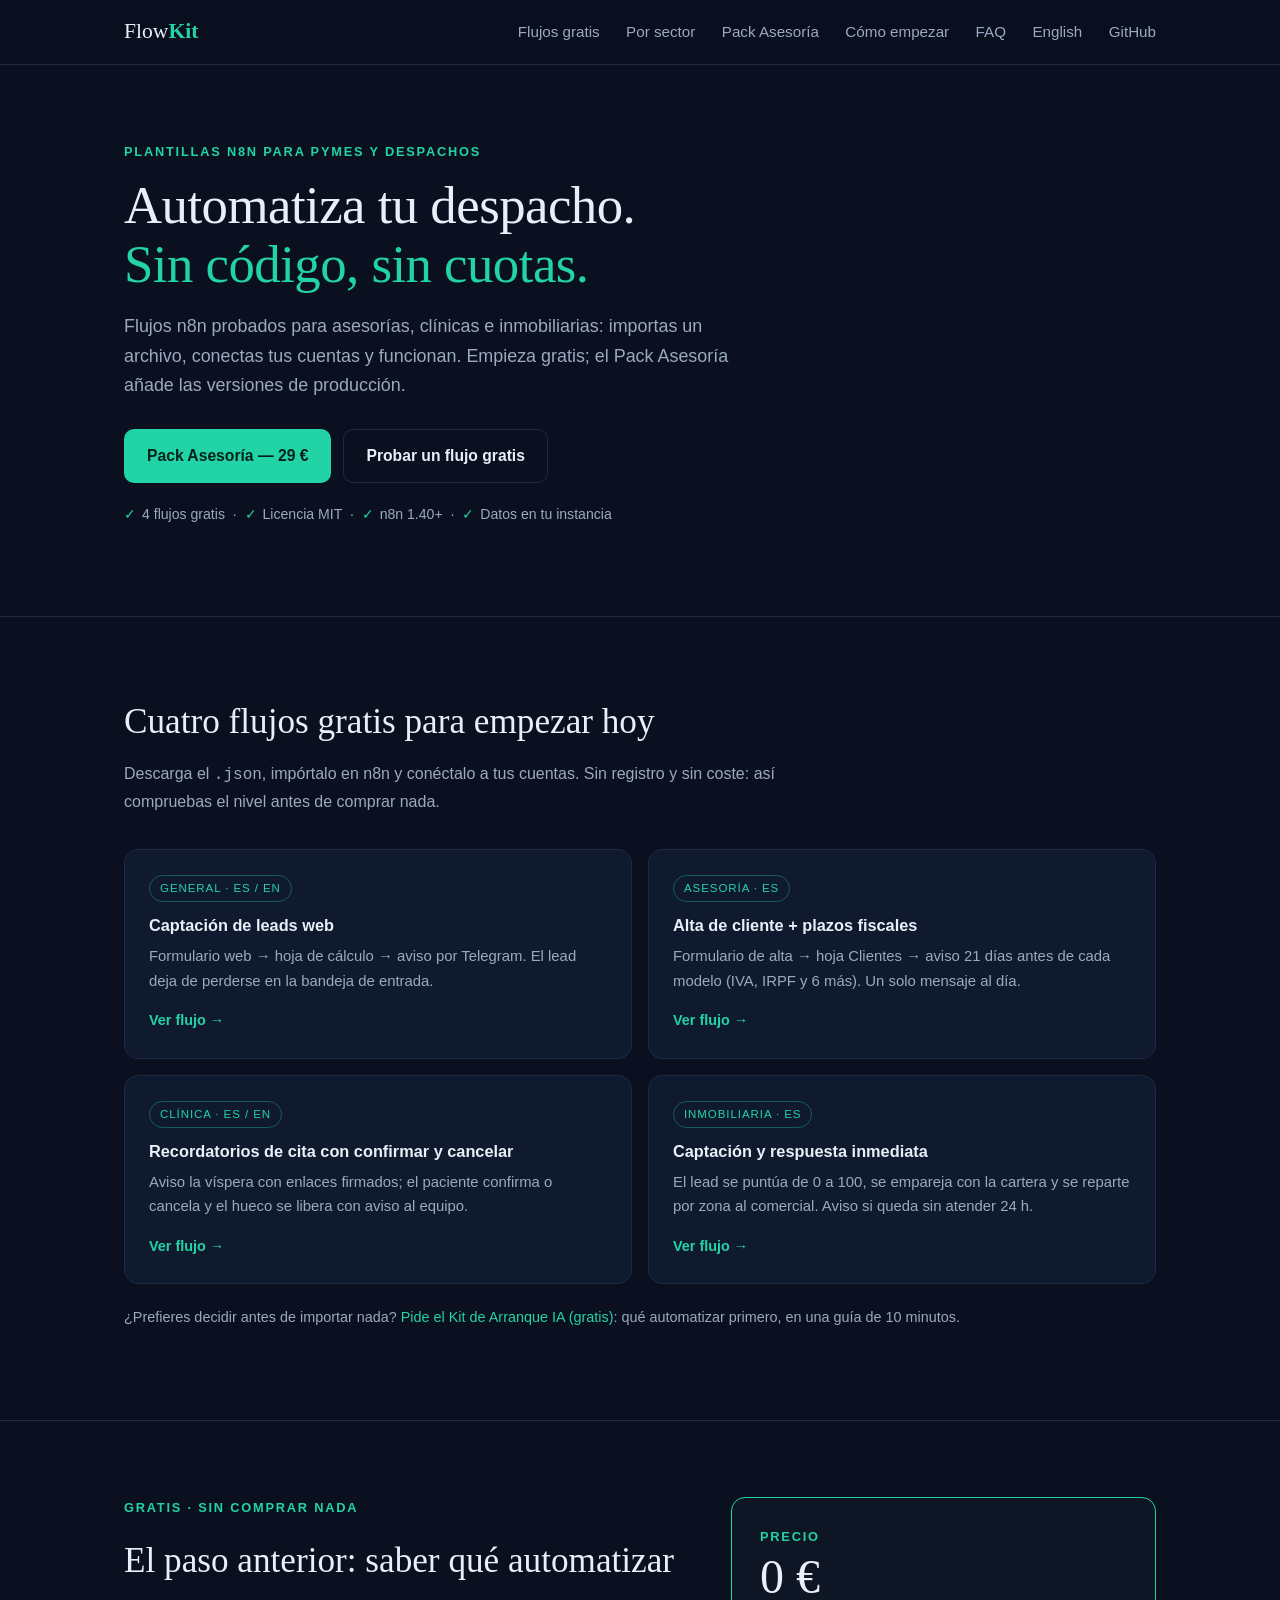
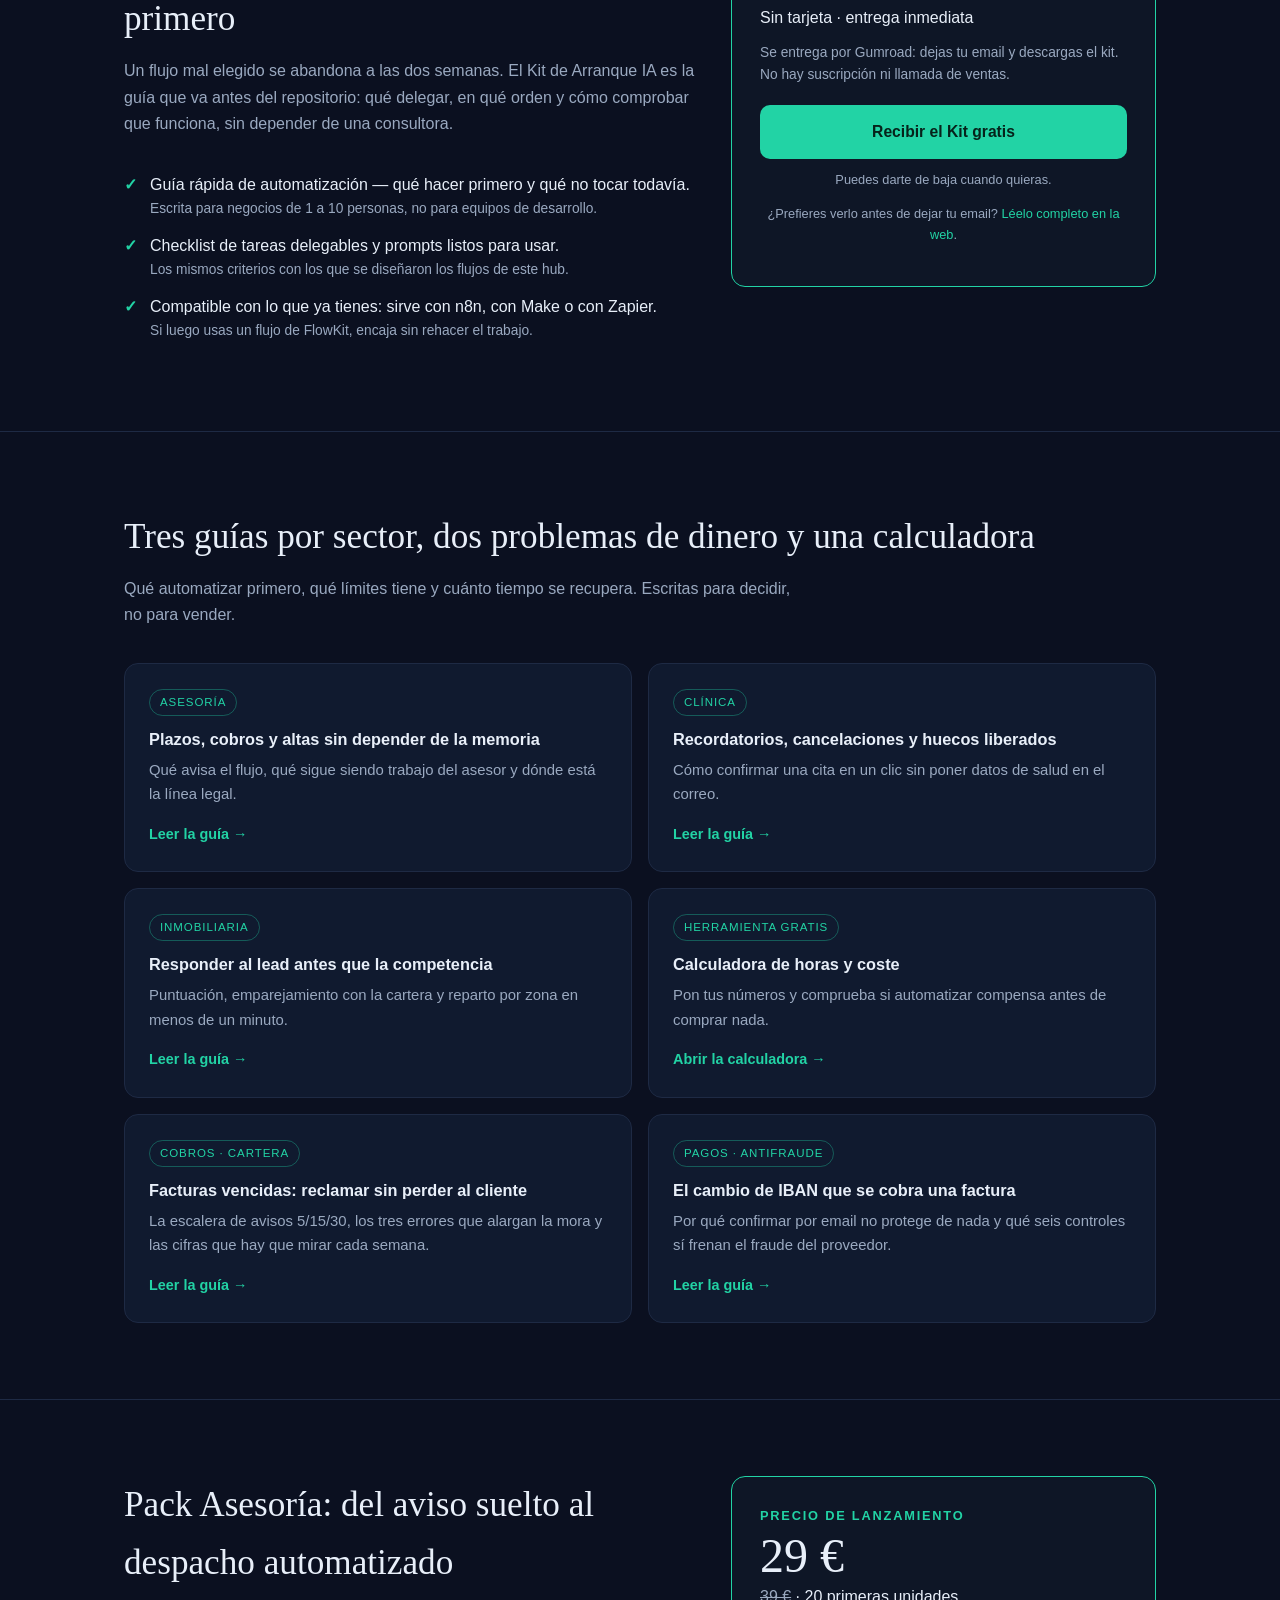
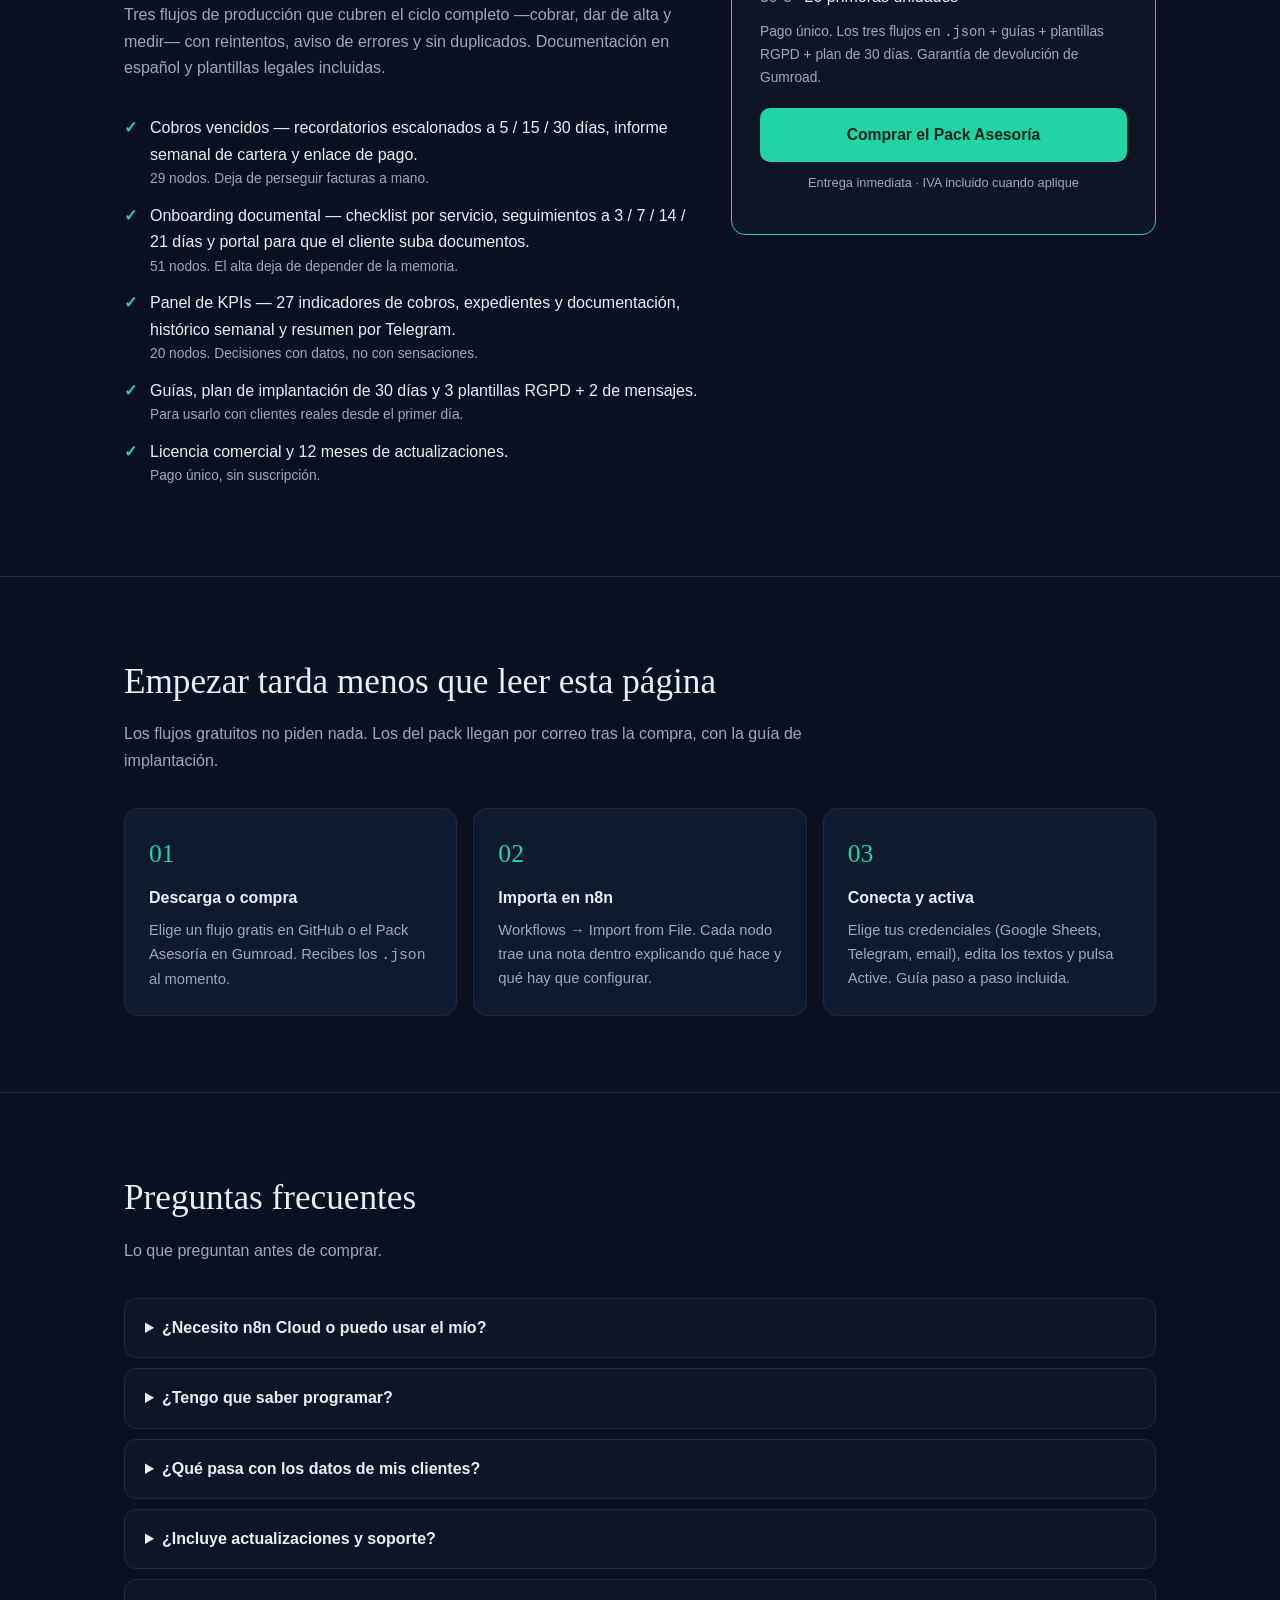
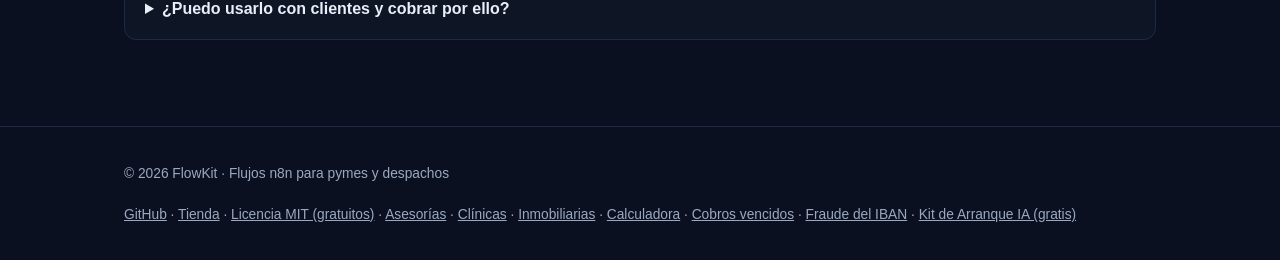
<file: docs/index.html>
<!DOCTYPE html>
<html lang="es">
<head>
<meta charset="utf-8">
<meta name="google-site-verification" content="AXP5gFuDsLgPdZtmSlbEOMcu-XvQjlhEodwRoHJTwUg">
<meta name="viewport" content="width=device-width, initial-scale=1">
<title>FlowKit — Automatiza tu asesoría, clínica o inmobiliaria con n8n</title>
<meta name="description" content="Flujos n8n listos para importar: captación de leads, recordatorios de cita, plazos fiscales y cobros. Empieza gratis; Pack Asesoría 29 €, pago único.">
<link rel="canonical" href="https://mrnpvn.github.io/flowkit/">
<link rel="alternate" hreflang="es" href="https://mrnpvn.github.io/flowkit/">
<link rel="alternate" hreflang="en" href="https://mrnpvn.github.io/flowkit/en/">
<link rel="alternate" hreflang="x-default" href="https://mrnpvn.github.io/flowkit/">
<meta property="og:type" content="website">
<meta property="og:title" content="FlowKit — Automatiza tu despacho con n8n, sin código">
<meta property="og:description" content="4 flujos n8n gratis + Pack Asesoría: cobros vencidos, onboarding documental y panel de KPIs. 29 € pago único.">
<meta property="og:image" content="https://mrnpvn.github.io/flowkit/assets/pack-asesoria-wide.png">
<meta property="og:url" content="https://mrnpvn.github.io/flowkit/">
<meta name="twitter:card" content="summary_large_image">
<style>
  :root{
    --bg:#0B1020; --panel:#101A2F; --panel2:#0E1626; --line:#1E2A44;
    --ink:#E8EFF9; --muted:#9AA9C0; --teal:#22D3A5; --teal-dark:#0F9D7A;
    --radius:14px; --max:1080px;
  }
  *{box-sizing:border-box}
  html{scroll-behavior:smooth}
  body{margin:0;background:var(--bg);color:var(--ink);font:16px/1.65 -apple-system,BlinkMacSystemFont,"Segoe UI",Roboto,Arial,sans-serif;-webkit-font-smoothing:antialiased}
  a{color:var(--teal);text-decoration:none}
  a:hover{text-decoration:underline}
  .wrap{max-width:var(--max);margin:0 auto;padding:0 24px}
  header{border-bottom:1px solid var(--line);background:rgba(11,16,32,.92);position:sticky;top:0;z-index:10;backdrop-filter:blur(6px)}
  header .wrap{display:flex;align-items:center;justify-content:space-between;height:64px}
  .brand{font-family:Georgia,"Times New Roman",serif;font-size:1.35rem;color:var(--ink)}
  .brand b{color:var(--teal);font-weight:700}
  nav a{color:var(--muted);margin-left:22px;font-size:.95rem}
  nav a:hover{color:var(--ink);text-decoration:none}
  @media(max-width:720px){nav{display:none}}
  section{padding:76px 0;border-bottom:1px solid var(--line)}
  .kicker{color:var(--teal);font-size:.8rem;letter-spacing:.14em;text-transform:uppercase;font-weight:700;margin:0 0 14px}
  h1{font-family:Georgia,"Times New Roman",serif;font-weight:400;font-size:clamp(2.1rem,5vw,3.3rem);line-height:1.12;margin:0 0 18px;letter-spacing:-.01em}
  h1 em{color:var(--teal);font-style:normal}
  .lead{font-size:1.12rem;color:var(--muted);max-width:640px;margin:0 0 28px}
  .cta{display:flex;gap:12px;flex-wrap:wrap;align-items:center}
  .btn{display:inline-block;padding:13px 22px;border-radius:10px;font-weight:600;font-size:.98rem;border:1px solid transparent}
  .btn.primary{background:var(--teal);color:#06231B}
  .btn.primary:hover{background:#1FC197;text-decoration:none}
  .btn.ghost{border-color:var(--line);color:var(--ink)}
  .btn.ghost:hover{border-color:var(--teal);text-decoration:none}
  .trust{margin-top:20px;color:var(--muted);font-size:.88rem}
  .trust span{white-space:nowrap}
  .trust i{color:var(--teal);font-style:normal;margin-right:6px}
  h2{font-family:Georgia,"Times New Roman",serif;font-weight:400;font-size:clamp(1.6rem,3.2vw,2.2rem);margin:0 0 10px}
  .sub{color:var(--muted);max-width:680px;margin:0 0 34px}
  .grid{display:grid;gap:16px;grid-template-columns:repeat(2,minmax(0,1fr))}
  @media(max-width:760px){.grid{grid-template-columns:1fr}}
  .card{background:var(--panel);border:1px solid var(--line);border-radius:var(--radius);padding:24px}
  .card h3{margin:0 0 8px;font-size:1.02rem;line-height:1.35}
  .card p{margin:0 0 14px;color:var(--muted);font-size:.93rem}
  .card .tag{display:inline-block;font-size:.72rem;letter-spacing:.08em;text-transform:uppercase;color:var(--teal);border:1px solid rgba(34,211,165,.35);border-radius:999px;padding:3px 10px;margin-bottom:12px}
  .card .go{font-size:.9rem;font-weight:600}
  .pack{display:grid;grid-template-columns:1.15fr .85fr;gap:32px;align-items:start}
  @media(max-width:860px){.pack{grid-template-columns:1fr}}
  ul.check{list-style:none;padding:0;margin:0}
  ul.check li{position:relative;padding-left:26px;margin-bottom:12px;color:var(--ink)}
  ul.check li:before{content:"✓";position:absolute;left:0;top:0;color:var(--teal);font-weight:700}
  ul.check li small{display:block;color:var(--muted);font-size:.86rem}
  .price{background:var(--panel2);border:1px solid var(--teal);border-radius:var(--radius);padding:28px;position:sticky;top:88px}
  .price .now{font-family:Georgia,serif;font-size:3rem;line-height:1;color:var(--ink);margin:6px 0 4px}
  .price .before{color:var(--muted);text-decoration:line-through;font-size:1rem}
  .price .note{color:var(--muted);font-size:.86rem;margin:10px 0 18px}
  .price .btn{width:100%;text-align:center}
  .price .mini{font-size:.8rem;color:var(--muted);text-align:center;margin-top:10px}
  .steps{display:grid;grid-template-columns:repeat(3,1fr);gap:16px;counter-reset:s}
  @media(max-width:760px){.steps{grid-template-columns:1fr}}
  .step{background:var(--panel);border:1px solid var(--line);border-radius:var(--radius);padding:24px}
  .step:before{counter-increment:s;content:"0" counter(s);display:block;font-family:Georgia,serif;font-size:1.6rem;color:var(--teal);margin-bottom:10px}
  .step h3{margin:0 0 6px;font-size:1rem}
  .step p{margin:0;color:var(--muted);font-size:.92rem}
  details{border:1px solid var(--line);border-radius:12px;padding:16px 20px;margin-bottom:10px;background:var(--panel2)}
  details summary{cursor:pointer;font-weight:600}
  details p{margin:10px 0 0;color:var(--muted);font-size:.94rem}
  footer{padding:36px 0;color:var(--muted);font-size:.86rem}
  footer .wrap{display:flex;gap:18px;flex-wrap:wrap;justify-content:space-between}
  footer a{color:var(--muted);text-decoration:underline}
</style>
<script type="application/ld+json">
{
  "@context": "https://schema.org",
  "@type": "Product",
  "name": "FlowKit — Pack Asesoría",
  "description": "3 automatizaciones n8n para asesorías: cobros vencidos, onboarding documental y panel de KPIs. Incluye guías, plan de 30 días y plantillas RGPD.",
  "brand": {"@type": "Brand", "name": "FlowKit"},
  "image": "https://mrnpvn.github.io/flowkit/assets/pack-asesoria-wide.png",
  "url": "https://mrnpvn.gumroad.com/l/flowkit-pack-asesoria",
  "offers": {"@type": "Offer", "price": "29", "priceCurrency": "EUR", "availability": "https://schema.org/InStock", "url": "https://mrnpvn.gumroad.com/l/flowkit-pack-asesoria"}
}
</script>
</head>
<body>

<header>
  <div class="wrap">
    <a class="brand" href="#">Flow<b>Kit</b></a>
    <nav>
      <a href="#gratis">Flujos gratis</a>
      <a href="#sectores">Por sector</a>
      <a href="#pack">Pack Asesoría</a>
      <a href="#empezar">Cómo empezar</a>
      <a href="#faq">FAQ</a>
      <a href="en/" hreflang="en" lang="en">English</a>
      <a href="https://github.com/mrnpvn/flowkit" target="_blank" rel="noopener">GitHub</a>
    </nav>
  </div>
</header>

<section>
  <div class="wrap">
    <p class="kicker">Plantillas n8n para pymes y despachos</p>
    <h1>Automatiza tu despacho.<br><em>Sin código, sin cuotas.</em></h1>
    <p class="lead">Flujos n8n probados para asesorías, clínicas e inmobiliarias: importas un archivo, conectas tus cuentas y funcionan. Empieza gratis; el Pack Asesoría añade las versiones de producción.</p>
    <div class="cta">
      <a class="btn primary" href="https://mrnpvn.gumroad.com/l/flowkit-pack-asesoria">Pack Asesoría — 29 €</a>
      <a class="btn ghost" href="#gratis">Probar un flujo gratis</a>
    </div>
    <p class="trust"><span><i>✓</i>4 flujos gratis</span> &nbsp;·&nbsp; <span><i>✓</i>Licencia MIT</span> &nbsp;·&nbsp; <span><i>✓</i>n8n 1.40+</span> &nbsp;·&nbsp; <span><i>✓</i>Datos en tu instancia</span></p>
  </div>
</section>

<section id="gratis">
  <div class="wrap">
    <h2>Cuatro flujos gratis para empezar hoy</h2>
    <p class="sub">Descarga el <code>.json</code>, impórtalo en n8n y conéctalo a tus cuentas. Sin registro y sin coste: así compruebas el nivel antes de comprar nada.</p>
    <div class="grid">
      <article class="card">
        <span class="tag">General · ES / EN</span>
        <h3>Captación de leads web</h3>
        <p>Formulario web → hoja de cálculo → aviso por Telegram. El lead deja de perderse en la bandeja de entrada.</p>
        <a class="go" href="https://github.com/mrnpvn/flowkit/tree/main/workflows/general" target="_blank" rel="noopener">Ver flujo →</a>
      </article>
      <article class="card">
        <span class="tag">Asesoría · ES</span>
        <h3>Alta de cliente + plazos fiscales</h3>
        <p>Formulario de alta → hoja Clientes → aviso 21 días antes de cada modelo (IVA, IRPF y 6 más). Un solo mensaje al día.</p>
        <a class="go" href="https://github.com/mrnpvn/flowkit/blob/main/workflows/asesoria/alta-cliente-plazos.json" target="_blank" rel="noopener">Ver flujo →</a>
      </article>
      <article class="card">
        <span class="tag">Clínica · ES / EN</span>
        <h3>Recordatorios de cita con confirmar y cancelar</h3>
        <p>Aviso la víspera con enlaces firmados; el paciente confirma o cancela y el hueco se libera con aviso al equipo.</p>
        <a class="go" href="https://github.com/mrnpvn/flowkit/tree/main/workflows/clinica" target="_blank" rel="noopener">Ver flujo →</a>
      </article>
      <article class="card">
        <span class="tag">Inmobiliaria · ES</span>
        <h3>Captación y respuesta inmediata</h3>
        <p>El lead se puntúa de 0 a 100, se empareja con la cartera y se reparte por zona al comercial. Aviso si queda sin atender 24 h.</p>
        <a class="go" href="https://github.com/mrnpvn/flowkit/blob/main/workflows/inmobiliaria/captacion-leads-respuesta.json" target="_blank" rel="noopener">Ver flujo →</a>
      </article>
    </div>
    <p class="note" style="margin-top:22px;color:var(--muted);font-size:.9rem">¿Prefieres decidir antes de importar nada? <a href="#kit">Pide el Kit de Arranque IA (gratis)</a>: qué automatizar primero, en una guía de 10 minutos.</p>
  </div>
</section>

<section id="kit">
  <div class="wrap pack">
    <div>
      <p class="kicker">Gratis · sin comprar nada</p>
      <h2>El paso anterior: saber qué automatizar primero</h2>
      <p class="sub">Un flujo mal elegido se abandona a las dos semanas. El Kit de Arranque IA es la guía que va antes del repositorio: qué delegar, en qué orden y cómo comprobar que funciona, sin depender de una consultora.</p>
      <ul class="check">
        <li>Guía rápida de automatización — qué hacer primero y qué no tocar todavía.<small>Escrita para negocios de 1 a 10 personas, no para equipos de desarrollo.</small></li>
        <li>Checklist de tareas delegables y prompts listos para usar.<small>Los mismos criterios con los que se diseñaron los flujos de este hub.</small></li>
        <li>Compatible con lo que ya tienes: sirve con n8n, con Make o con Zapier.<small>Si luego usas un flujo de FlowKit, encaja sin rehacer el trabajo.</small></li>
      </ul>
    </div>
    <aside class="price">
      <p class="kicker" style="margin-bottom:0">Precio</p>
      <div class="now">0 €</div>
      <div>Sin tarjeta · entrega inmediata</div>
      <p class="note">Se entrega por Gumroad: dejas tu email y descargas el kit. No hay suscripción ni llamada de ventas.</p>
      <a class="btn primary" href="https://mrnpvn.gumroad.com/l/kit-de-arranque-ia">Recibir el Kit gratis</a>
      <p class="mini">Puedes darte de baja cuando quieras.</p>
      <p class="mini">¿Prefieres verlo antes de dejar tu email? <a href="kit-arranque/">Léelo completo en la web</a>.</p>
    </aside>
  </div>
</section>

<section id="sectores">
  <div class="wrap">
    <h2>Tres guías por sector, dos problemas de dinero y una calculadora</h2>
    <p class="sub">Qué automatizar primero, qué límites tiene y cuánto tiempo se recupera. Escritas para decidir, no para vender.</p>
    <div class="grid">
      <article class="card">
        <span class="tag">Asesoría</span>
        <h3>Plazos, cobros y altas sin depender de la memoria</h3>
        <p>Qué avisa el flujo, qué sigue siendo trabajo del asesor y dónde está la línea legal.</p>
        <a class="go" href="asesoria/">Leer la guía →</a>
      </article>
      <article class="card">
        <span class="tag">Clínica</span>
        <h3>Recordatorios, cancelaciones y huecos liberados</h3>
        <p>Cómo confirmar una cita en un clic sin poner datos de salud en el correo.</p>
        <a class="go" href="clinica/">Leer la guía →</a>
      </article>
      <article class="card">
        <span class="tag">Inmobiliaria</span>
        <h3>Responder al lead antes que la competencia</h3>
        <p>Puntuación, emparejamiento con la cartera y reparto por zona en menos de un minuto.</p>
        <a class="go" href="inmobiliaria/">Leer la guía →</a>
      </article>
      <article class="card">
        <span class="tag">Herramienta gratis</span>
        <h3>Calculadora de horas y coste</h3>
        <p>Pon tus números y comprueba si automatizar compensa antes de comprar nada.</p>
        <a class="go" href="calculadora/">Abrir la calculadora →</a>
      </article>
      <article class="card">
        <span class="tag">Cobros · Cartera</span>
        <h3>Facturas vencidas: reclamar sin perder al cliente</h3>
        <p>La escalera de avisos 5/15/30, los tres errores que alargan la mora y las cifras que hay que mirar cada semana.</p>
        <a class="go" href="cobros-vencidos/">Leer la guía →</a>
      </article>
      <article class="card">
        <span class="tag">Pagos · Antifraude</span>
        <h3>El cambio de IBAN que se cobra una factura</h3>
        <p>Por qué confirmar por email no protege de nada y qué seis controles sí frenan el fraude del proveedor.</p>
        <a class="go" href="fraude-proveedores/">Leer la guía →</a>
      </article>
    </div>
  </div>
</section>

<section id="pack">
  <div class="wrap pack">
    <div>
      <h2>Pack Asesoría: del aviso suelto al despacho automatizado</h2>
      <p class="sub">Tres flujos de producción que cubren el ciclo completo —cobrar, dar de alta y medir— con reintentos, aviso de errores y sin duplicados. Documentación en español y plantillas legales incluidas.</p>
      <ul class="check">
        <li>Cobros vencidos — recordatorios escalonados a 5 / 15 / 30 días, informe semanal de cartera y enlace de pago.<small>29 nodos. Deja de perseguir facturas a mano.</small></li>
        <li>Onboarding documental — checklist por servicio, seguimientos a 3 / 7 / 14 / 21 días y portal para que el cliente suba documentos.<small>51 nodos. El alta deja de depender de la memoria.</small></li>
        <li>Panel de KPIs — 27 indicadores de cobros, expedientes y documentación, histórico semanal y resumen por Telegram.<small>20 nodos. Decisiones con datos, no con sensaciones.</small></li>
        <li>Guías, plan de implantación de 30 días y 3 plantillas RGPD + 2 de mensajes.<small>Para usarlo con clientes reales desde el primer día.</small></li>
        <li>Licencia comercial y 12 meses de actualizaciones.<small>Pago único, sin suscripción.</small></li>
      </ul>
    </div>
    <aside class="price">
      <p class="kicker" style="margin-bottom:0">Precio de lanzamiento</p>
      <div class="now">29 €</div>
      <div><span class="before">39 €</span> · 20 primeras unidades</div>
      <p class="note">Pago único. Los tres flujos en <code>.json</code> + guías + plantillas RGPD + plan de 30 días. Garantía de devolución de Gumroad.</p>
      <a class="btn primary" href="https://mrnpvn.gumroad.com/l/flowkit-pack-asesoria">Comprar el Pack Asesoría</a>
      <p class="mini">Entrega inmediata · IVA incluido cuando aplique</p>
    </aside>
  </div>
</section>

<section id="empezar">
  <div class="wrap">
    <h2>Empezar tarda menos que leer esta página</h2>
    <p class="sub">Los flujos gratuitos no piden nada. Los del pack llegan por correo tras la compra, con la guía de implantación.</p>
    <div class="steps">
      <div class="step"><h3>Descarga o compra</h3><p>Elige un flujo gratis en GitHub o el Pack Asesoría en Gumroad. Recibes los <code>.json</code> al momento.</p></div>
      <div class="step"><h3>Importa en n8n</h3><p>Workflows → Import from File. Cada nodo trae una nota dentro explicando qué hace y qué hay que configurar.</p></div>
      <div class="step"><h3>Conecta y activa</h3><p>Elige tus credenciales (Google Sheets, Telegram, email), edita los textos y pulsa Active. Guía paso a paso incluida.</p></div>
    </div>
  </div>
</section>

<section id="faq">
  <div class="wrap">
    <h2>Preguntas frecuentes</h2>
    <p class="sub">Lo que preguntan antes de comprar.</p>
    <details><summary>¿Necesito n8n Cloud o puedo usar el mío?</summary><p>Los dos. Los flujos funcionan en n8n self-hosted (gratis) y en n8n Cloud, versión 1.40 o superior. Solo necesitas las cuentas de las herramientas que use cada flujo: Google Sheets, Telegram y email en los ejemplos.</p></details>
    <details><summary>¿Tengo que saber programar?</summary><p>No. Los nodos de código ya vienen escritos y probados; se editan los textos y las credenciales, nada más. Cada flujo lleva notas dentro de n8n explicando cada paso y una guía en español.</p></details>
    <details><summary>¿Qué pasa con los datos de mis clientes?</summary><p>Se quedan en tu instancia de n8n, con tus credenciales. No pasan por servidores nuestros. El pack incluye plantillas RGPD (registro de actividades, información al cliente y encargo de tratamiento) y avisos específicos para datos de salud en clínicas.</p></details>
    <details><summary>¿Incluye actualizaciones y soporte?</summary><p>El Pack Asesoría incluye 12 meses de actualizaciones de la versión 1.x sin coste. El soporte se atiende por email desde Gumroad; los flujos gratuitos, por issues en GitHub.</p></details>
    <details><summary>¿Puedo usarlo con clientes y cobrar por ello?</summary><p>Sí: la licencia del pack es comercial. Puedes implantar los flujos en los despachos de tus clientes. No se permite revender los archivos como plantillas.</p></details>
  </div>
</section>

<footer>
  <div class="wrap">
    <div>© 2026 FlowKit · Flujos n8n para pymes y despachos</div>
    <div>
      <a href="https://github.com/mrnpvn/flowkit" target="_blank" rel="noopener">GitHub</a> ·
      <a href="https://mrnpvn.gumroad.com" target="_blank" rel="noopener">Tienda</a> ·
      <a href="https://github.com/mrnpvn/flowkit/blob/main/LICENSE" target="_blank" rel="noopener">Licencia MIT (gratuitos)</a> ·
      <a href="asesoria/">Asesorías</a> ·
      <a href="clinica/">Clínicas</a> ·
      <a href="inmobiliaria/">Inmobiliarias</a> ·
      <a href="calculadora/">Calculadora</a> ·
      <a href="cobros-vencidos/">Cobros vencidos</a> ·
      <a href="fraude-proveedores/">Fraude del IBAN</a> ·
      <a href="https://mrnpvn.gumroad.com/l/kit-de-arranque-ia">Kit de Arranque IA (gratis)</a>
    </div>
  </div>
</footer>

</body>
</html>
</file>
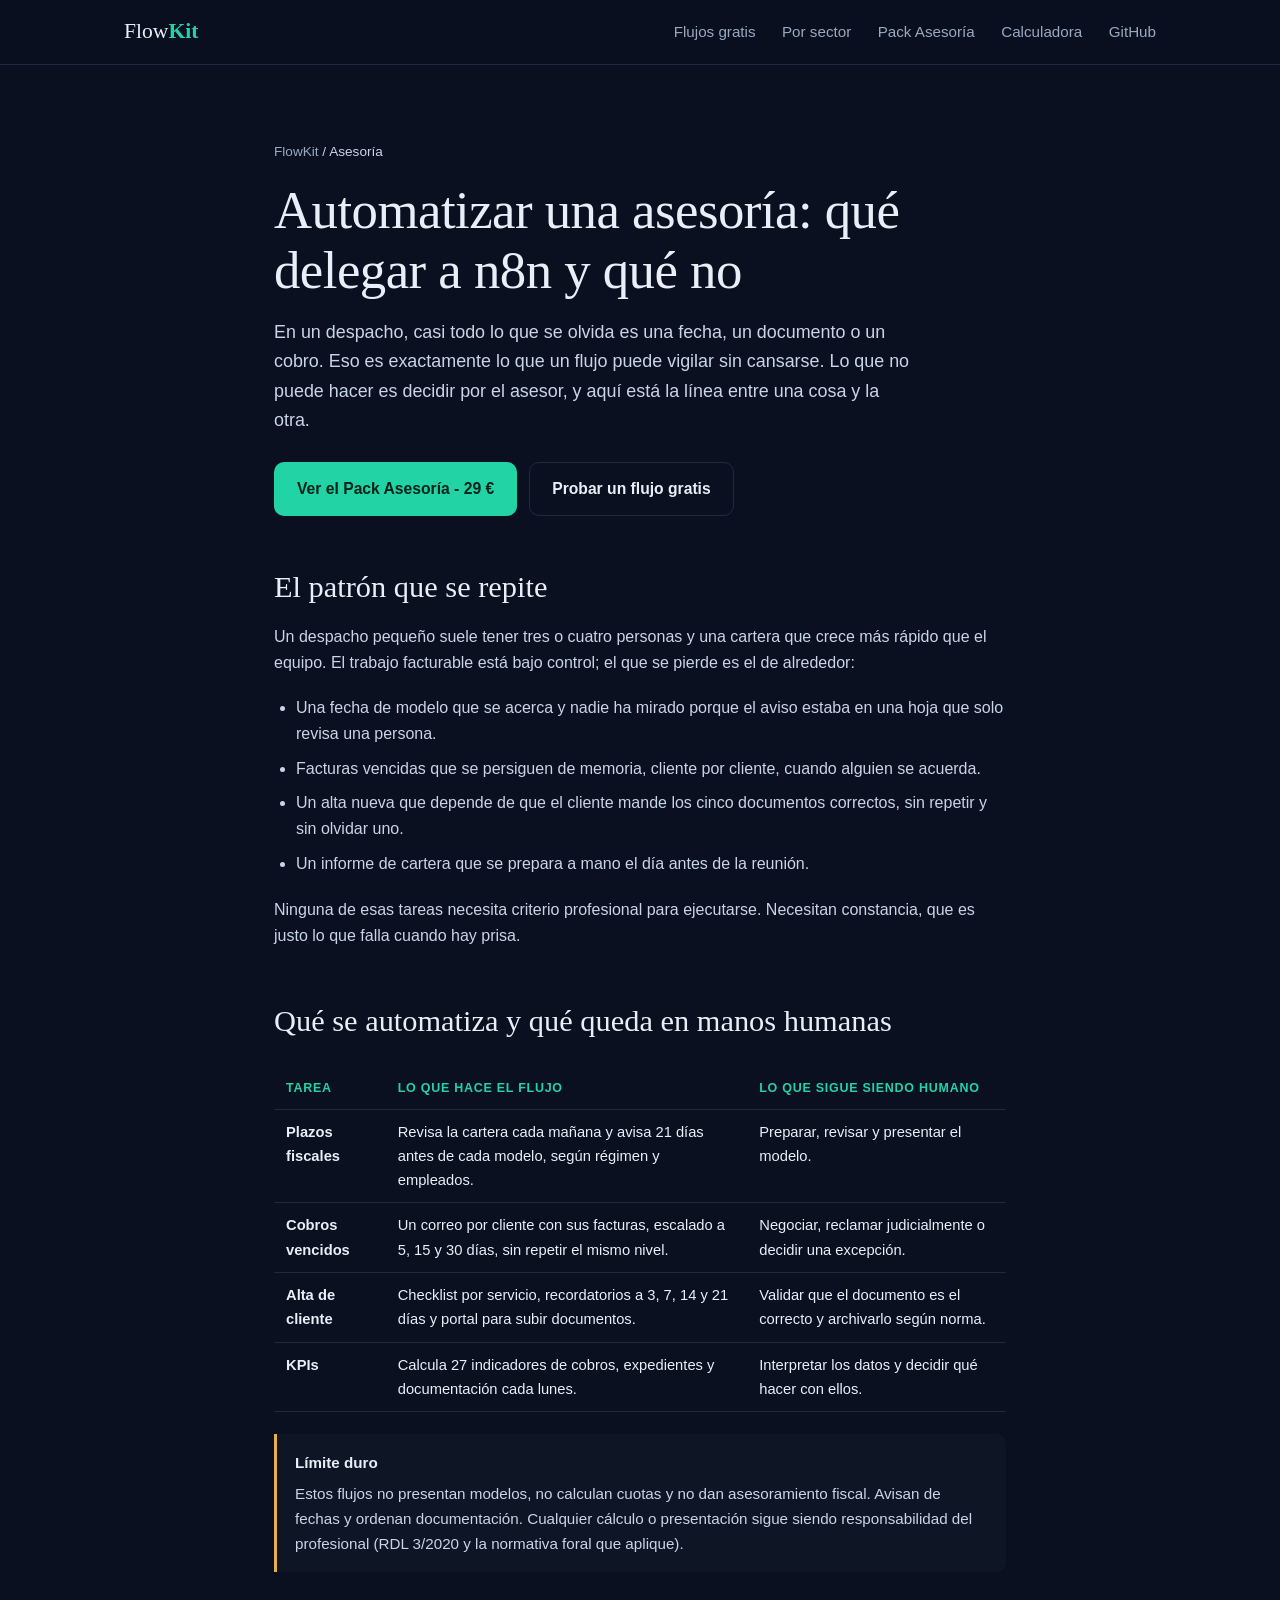
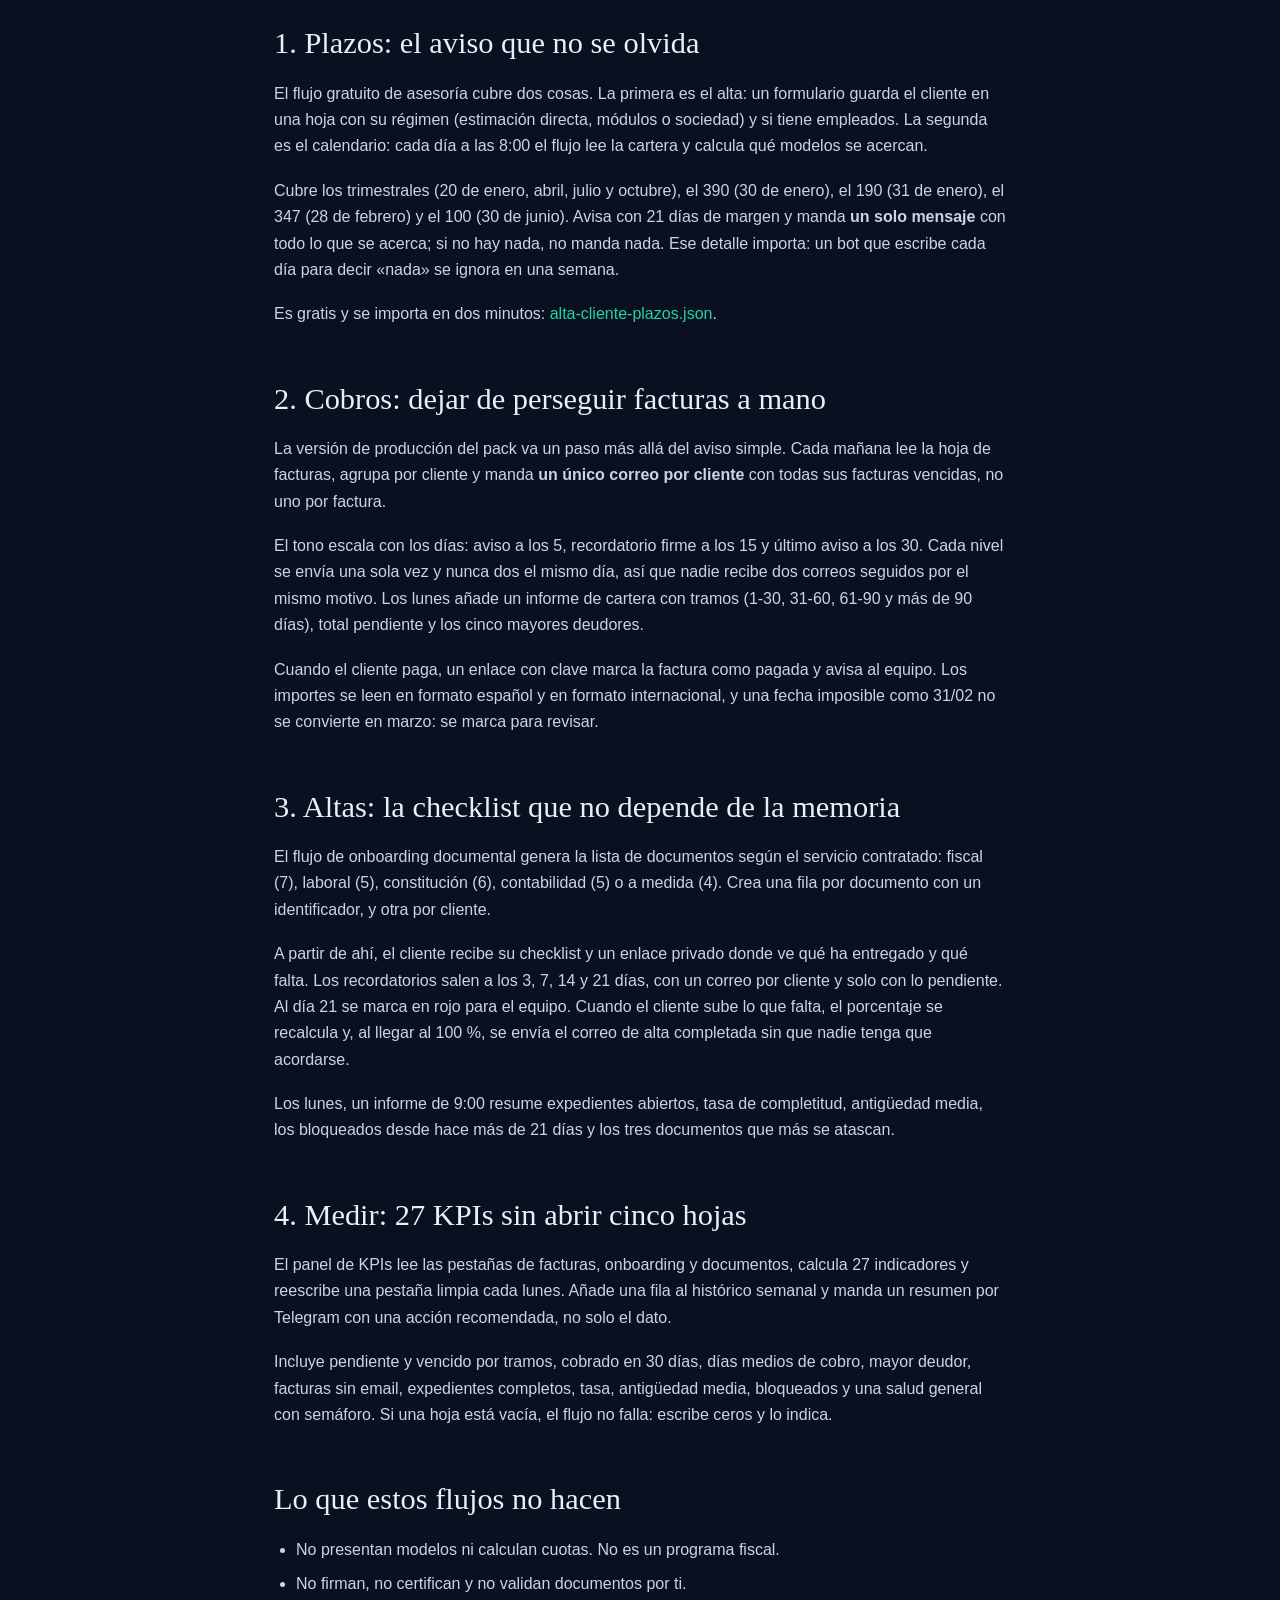
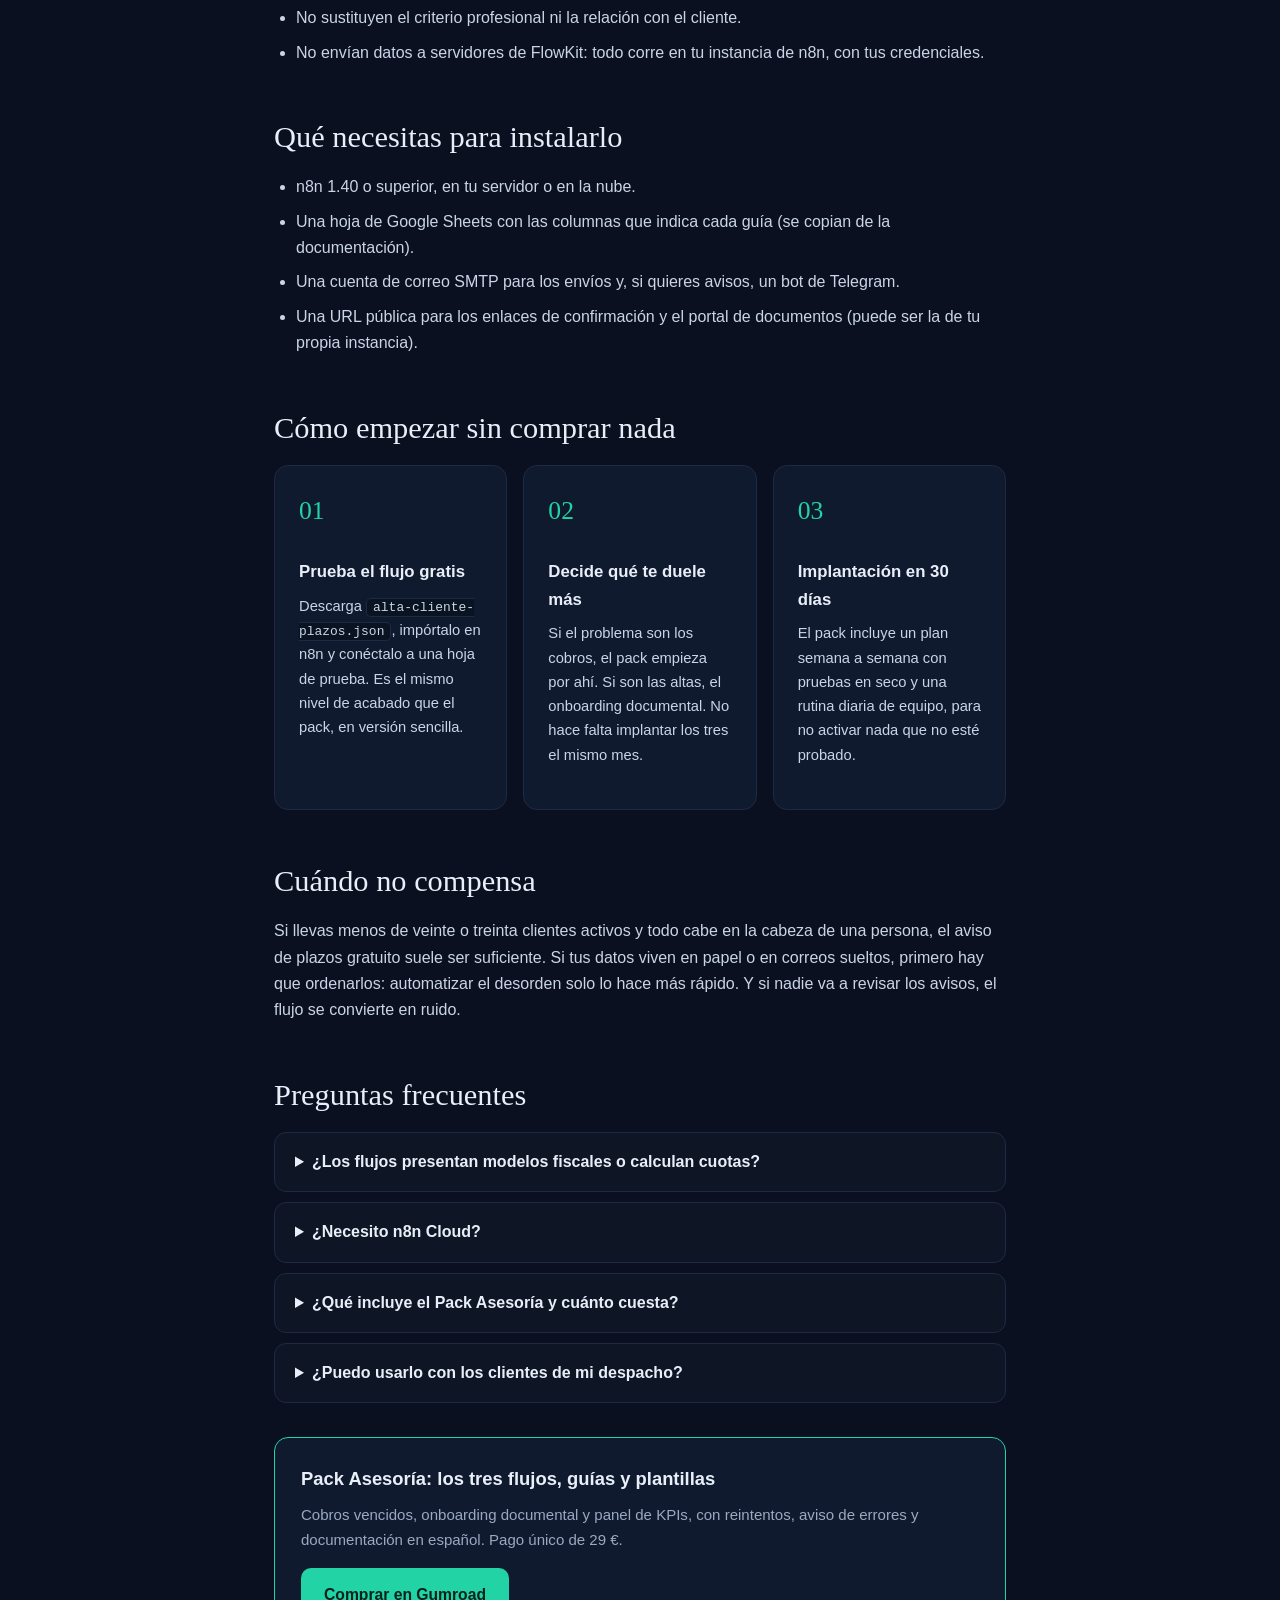
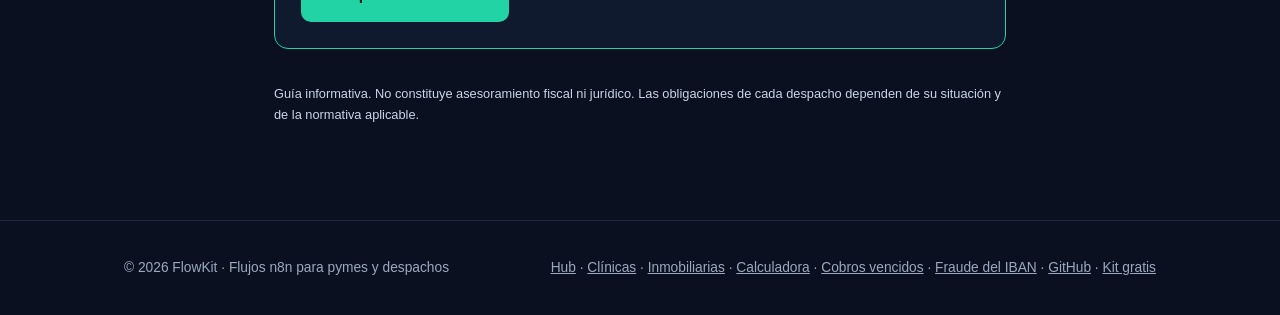
<file: docs/asesoria/index.html>
<!DOCTYPE html>
<html lang="es">
<head>
<meta charset="utf-8">
<meta name="viewport" content="width=device-width, initial-scale=1">
<title>Automatizar una asesoría con n8n: plazos, cobros y altas</title>
<meta name="description" content="Qué automatizar en una asesoría y qué no: plazos fiscales, cobros vencidos, checklist documental y KPIs con n8n. Límites claros y pago único.">
<link rel="canonical" href="https://mrnpvn.github.io/flowkit/asesoria/">
<link rel="stylesheet" href="../assets/flowkit.css">
<meta property="og:type" content="article">
<meta property="og:title" content="Automatizar una asesoría: qué delegar a n8n y qué no">
<meta property="og:description" content="Plazos, cobros, altas y KPIs: qué se automatiza con criterio en un despacho y dónde sigue haciendo falta una persona.">
<meta property="og:url" content="https://mrnpvn.github.io/flowkit/asesoria/">
<meta property="og:image" content="https://mrnpvn.github.io/flowkit/assets/pack-asesoria-wide.png">
<meta name="twitter:card" content="summary_large_image">
<script type="application/ld+json">
{
  "@context": "https://schema.org",
  "@graph": [
    {
      "@type": "Article",
      "headline": "Automatizar una asesoría: qué delegar a n8n y qué no",
      "description": "Guía práctica para automatizar plazos fiscales, cobros vencidos, altas de clientes y KPIs en una asesoría con n8n.",
      "datePublished": "2026-10-20",
      "dateModified": "2026-10-20",
      "inLanguage": "es",
      "author": {"@type": "Organization", "name": "FlowKit"},
      "publisher": {"@type": "Organization", "name": "FlowKit"},
      "mainEntityOfPage": "https://mrnpvn.github.io/flowkit/asesoria/",
      "image": "https://mrnpvn.github.io/flowkit/assets/pack-asesoria-wide.png"
    },
    {
      "@type": "FAQPage",
      "mainEntity": [
        {"@type": "Question", "name": "¿Los flujos presentan modelos fiscales o calculan cuotas?", "acceptedAnswer": {"@type": "Answer", "text": "No. Los flujos avisan de fechas y ordenan documentación; no presentan modelos, no calculan cuotas y no sustituyen el criterio del asesor. Es un límite deliberado."}},
        {"@type": "Question", "name": "¿Necesito n8n Cloud?", "acceptedAnswer": {"@type": "Answer", "text": "No. Funcionan en n8n self-hosted (gratuito) y en n8n Cloud, versión 1.40 o superior. Los datos se quedan en tu instancia."}},
        {"@type": "Question", "name": "¿Qué cuesta el Pack Asesoría?", "acceptedAnswer": {"@type": "Answer", "text": "29 € de lanzamiento (después 39 €), pago único. Incluye tres flujos de producción, guías, plan de implantación de 30 días y plantillas RGPD."}},
        {"@type": "Question", "name": "¿Sirve si trabajo con pocos clientes?", "acceptedAnswer": {"@type": "Answer", "text": "Con pocos clientes suele compensar empezar solo con el aviso de plazos y el alta documental. El pack completo tiene más sentido a partir de una cartera que ya no cabe en la memoria del equipo."}}
      ]
    },
    {
      "@type": "BreadcrumbList",
      "itemListElement": [
        {"@type": "ListItem", "position": 1, "name": "FlowKit", "item": "https://mrnpvn.github.io/flowkit/"},
        {"@type": "ListItem", "position": 2, "name": "Asesoría", "item": "https://mrnpvn.github.io/flowkit/asesoria/"}
      ]
    }
  ]
}
</script>
</head>
<body>

<header>
  <div class="wrap">
    <a class="brand" href="../">Flow<b>Kit</b></a>
    <nav>
      <a href="../#gratis">Flujos gratis</a>
      <a href="../#sectores">Por sector</a>
      <a href="../#pack">Pack Asesoría</a>
      <a href="../calculadora/">Calculadora</a>
      <a href="https://github.com/mrnpvn/flowkit" target="_blank" rel="noopener">GitHub</a>
    </nav>
  </div>
</header>

<section>
  <div class="wrap post">
    <p class="crumbs"><a href="../">FlowKit</a> / Asesoría</p>
    <h1>Automatizar una asesoría: qué delegar a n8n y qué no</h1>
    <p class="lead">En un despacho, casi todo lo que se olvida es una fecha, un documento o un cobro. Eso es exactamente lo que un flujo puede vigilar sin cansarse. Lo que no puede hacer es decidir por el asesor, y aquí está la línea entre una cosa y la otra.</p>
    <div class="cta">
      <a class="btn primary" href="../#pack">Ver el Pack Asesoría - 29 €</a>
      <a class="btn ghost" href="https://github.com/mrnpvn/flowkit/blob/main/workflows/asesoria/alta-cliente-plazos.json" target="_blank" rel="noopener">Probar un flujo gratis</a>
    </div>

    <h2>El patrón que se repite</h2>
    <p>Un despacho pequeño suele tener tres o cuatro personas y una cartera que crece más rápido que el equipo. El trabajo facturable está bajo control; el que se pierde es el de alrededor:</p>
    <ul>
      <li>Una fecha de modelo que se acerca y nadie ha mirado porque el aviso estaba en una hoja que solo revisa una persona.</li>
      <li>Facturas vencidas que se persiguen de memoria, cliente por cliente, cuando alguien se acuerda.</li>
      <li>Un alta nueva que depende de que el cliente mande los cinco documentos correctos, sin repetir y sin olvidar uno.</li>
      <li>Un informe de cartera que se prepara a mano el día antes de la reunión.</li>
    </ul>
    <p>Ninguna de esas tareas necesita criterio profesional para ejecutarse. Necesitan constancia, que es justo lo que falla cuando hay prisa.</p>

    <h2>Qué se automatiza y qué queda en manos humanas</h2>
    <table>
      <thead><tr><th>Tarea</th><th>Lo que hace el flujo</th><th>Lo que sigue siendo humano</th></tr></thead>
      <tbody>
        <tr><td><strong>Plazos fiscales</strong></td><td>Revisa la cartera cada mañana y avisa 21 días antes de cada modelo, según régimen y empleados.</td><td>Preparar, revisar y presentar el modelo.</td></tr>
        <tr><td><strong>Cobros vencidos</strong></td><td>Un correo por cliente con sus facturas, escalado a 5, 15 y 30 días, sin repetir el mismo nivel.</td><td>Negociar, reclamar judicialmente o decidir una excepción.</td></tr>
        <tr><td><strong>Alta de cliente</strong></td><td>Checklist por servicio, recordatorios a 3, 7, 14 y 21 días y portal para subir documentos.</td><td>Validar que el documento es el correcto y archivarlo según norma.</td></tr>
        <tr><td><strong>KPIs</strong></td><td>Calcula 27 indicadores de cobros, expedientes y documentación cada lunes.</td><td>Interpretar los datos y decidir qué hacer con ellos.</td></tr>
      </tbody>
    </table>

    <div class="callout warn">
      <h3>Límite duro</h3>
      <p>Estos flujos no presentan modelos, no calculan cuotas y no dan asesoramiento fiscal. Avisan de fechas y ordenan documentación. Cualquier cálculo o presentación sigue siendo responsabilidad del profesional (RDL 3/2020 y la normativa foral que aplique).</p>
    </div>

    <h2>1. Plazos: el aviso que no se olvida</h2>
    <p>El flujo gratuito de asesoría cubre dos cosas. La primera es el alta: un formulario guarda el cliente en una hoja con su régimen (estimación directa, módulos o sociedad) y si tiene empleados. La segunda es el calendario: cada día a las 8:00 el flujo lee la cartera y calcula qué modelos se acercan.</p>
    <p>Cubre los trimestrales (20 de enero, abril, julio y octubre), el 390 (30 de enero), el 190 (31 de enero), el 347 (28 de febrero) y el 100 (30 de junio). Avisa con 21 días de margen y manda <strong>un solo mensaje</strong> con todo lo que se acerca; si no hay nada, no manda nada. Ese detalle importa: un bot que escribe cada día para decir «nada» se ignora en una semana.</p>
    <p>Es gratis y se importa en dos minutos: <a href="https://github.com/mrnpvn/flowkit/blob/main/workflows/asesoria/alta-cliente-plazos.json" target="_blank" rel="noopener">alta-cliente-plazos.json</a>.</p>

    <h2>2. Cobros: dejar de perseguir facturas a mano</h2>
    <p>La versión de producción del pack va un paso más allá del aviso simple. Cada mañana lee la hoja de facturas, agrupa por cliente y manda <strong>un único correo por cliente</strong> con todas sus facturas vencidas, no uno por factura.</p>
    <p>El tono escala con los días: aviso a los 5, recordatorio firme a los 15 y último aviso a los 30. Cada nivel se envía una sola vez y nunca dos el mismo día, así que nadie recibe dos correos seguidos por el mismo motivo. Los lunes añade un informe de cartera con tramos (1-30, 31-60, 61-90 y más de 90 días), total pendiente y los cinco mayores deudores.</p>
    <p>Cuando el cliente paga, un enlace con clave marca la factura como pagada y avisa al equipo. Los importes se leen en formato español y en formato internacional, y una fecha imposible como 31/02 no se convierte en marzo: se marca para revisar.</p>

    <h2>3. Altas: la checklist que no depende de la memoria</h2>
    <p>El flujo de onboarding documental genera la lista de documentos según el servicio contratado: fiscal (7), laboral (5), constitución (6), contabilidad (5) o a medida (4). Crea una fila por documento con un identificador, y otra por cliente.</p>
    <p>A partir de ahí, el cliente recibe su checklist y un enlace privado donde ve qué ha entregado y qué falta. Los recordatorios salen a los 3, 7, 14 y 21 días, con un correo por cliente y solo con lo pendiente. Al día 21 se marca en rojo para el equipo. Cuando el cliente sube lo que falta, el porcentaje se recalcula y, al llegar al 100 %, se envía el correo de alta completada sin que nadie tenga que acordarse.</p>
    <p>Los lunes, un informe de 9:00 resume expedientes abiertos, tasa de completitud, antigüedad media, los bloqueados desde hace más de 21 días y los tres documentos que más se atascan.</p>

    <h2>4. Medir: 27 KPIs sin abrir cinco hojas</h2>
    <p>El panel de KPIs lee las pestañas de facturas, onboarding y documentos, calcula 27 indicadores y reescribe una pestaña limpia cada lunes. Añade una fila al histórico semanal y manda un resumen por Telegram con una acción recomendada, no solo el dato.</p>
    <p>Incluye pendiente y vencido por tramos, cobrado en 30 días, días medios de cobro, mayor deudor, facturas sin email, expedientes completos, tasa, antigüedad media, bloqueados y una salud general con semáforo. Si una hoja está vacía, el flujo no falla: escribe ceros y lo indica.</p>

    <h2>Lo que estos flujos no hacen</h2>
    <ul>
      <li>No presentan modelos ni calculan cuotas. No es un programa fiscal.</li>
      <li>No firman, no certifican y no validan documentos por ti.</li>
      <li>No sustituyen el criterio profesional ni la relación con el cliente.</li>
      <li>No envían datos a servidores de FlowKit: todo corre en tu instancia de n8n, con tus credenciales.</li>
    </ul>

    <h2>Qué necesitas para instalarlo</h2>
    <ul>
      <li>n8n 1.40 o superior, en tu servidor o en la nube.</li>
      <li>Una hoja de Google Sheets con las columnas que indica cada guía (se copian de la documentación).</li>
      <li>Una cuenta de correo SMTP para los envíos y, si quieres avisos, un bot de Telegram.</li>
      <li>Una URL pública para los enlaces de confirmación y el portal de documentos (puede ser la de tu propia instancia).</li>
    </ul>

    <h2>Cómo empezar sin comprar nada</h2>
    <div class="steps">
      <div class="step"><h3>Prueba el flujo gratis</h3><p>Descarga <code>alta-cliente-plazos.json</code>, impórtalo en n8n y conéctalo a una hoja de prueba. Es el mismo nivel de acabado que el pack, en versión sencilla.</p></div>
      <div class="step"><h3>Decide qué te duele más</h3><p>Si el problema son los cobros, el pack empieza por ahí. Si son las altas, el onboarding documental. No hace falta implantar los tres el mismo mes.</p></div>
      <div class="step"><h3>Implantación en 30 días</h3><p>El pack incluye un plan semana a semana con pruebas en seco y una rutina diaria de equipo, para no activar nada que no esté probado.</p></div>
    </div>

    <h2>Cuándo no compensa</h2>
    <p>Si llevas menos de veinte o treinta clientes activos y todo cabe en la cabeza de una persona, el aviso de plazos gratuito suele ser suficiente. Si tus datos viven en papel o en correos sueltos, primero hay que ordenarlos: automatizar el desorden solo lo hace más rápido. Y si nadie va a revisar los avisos, el flujo se convierte en ruido.</p>

    <h2>Preguntas frecuentes</h2>
    <details><summary>¿Los flujos presentan modelos fiscales o calculan cuotas?</summary><p>No. Avisan de fechas y ordenan documentación. Preparar, revisar y presentar el modelo sigue siendo trabajo del asesor. Es un límite deliberado, no una carencia.</p></details>
    <details><summary>¿Necesito n8n Cloud?</summary><p>No. Funcionan en n8n self-hosted, que es gratuito, y en n8n Cloud, versión 1.40 o superior. Solo necesitas las cuentas de las herramientas que use cada flujo.</p></details>
    <details><summary>¿Qué incluye el Pack Asesoría y cuánto cuesta?</summary><p>29 € de lanzamiento (después 39 €), pago único. Tres flujos de producción (cobros, onboarding y KPIs), cinco guías, plan de implantación de 30 días, tres plantillas RGPD, dos de mensajes, licencia comercial y 12 meses de actualizaciones.</p></details>
    <details><summary>¿Puedo usarlo con los clientes de mi despacho?</summary><p>Sí. La licencia es comercial: puedes implantarlo en las cuentas de tus clientes. No se permite revender los archivos como plantillas.</p></details>

    <div class="cta-box">
      <h3>Pack Asesoría: los tres flujos, guías y plantillas</h3>
      <p>Cobros vencidos, onboarding documental y panel de KPIs, con reintentos, aviso de errores y documentación en español. Pago único de 29 €.</p>
      <a class="btn primary" href="https://mrnpvn.gumroad.com/l/flowkit-pack-asesoria">Comprar en Gumroad</a>
    </div>
    <p class="footer-note">Guía informativa. No constituye asesoramiento fiscal ni jurídico. Las obligaciones de cada despacho dependen de su situación y de la normativa aplicable.</p>
  </div>
</section>

<footer>
  <div class="wrap">
    <div>© 2026 FlowKit · Flujos n8n para pymes y despachos</div>
    <div>
      <a href="../">Hub</a> ·
      <a href="../clinica/">Clínicas</a> ·
      <a href="../inmobiliaria/">Inmobiliarias</a> ·
      <a href="../calculadora/">Calculadora</a> ·
      <a href="../cobros-vencidos/">Cobros vencidos</a> ·
      <a href="../fraude-proveedores/">Fraude del IBAN</a> ·
      <a href="https://github.com/mrnpvn/flowkit" target="_blank" rel="noopener">GitHub</a> ·
      <a href="https://mrnpvn.gumroad.com/l/kit-de-arranque-ia">Kit gratis</a>
    </div>
  </div>
</footer>

</body>
</html>
</file>
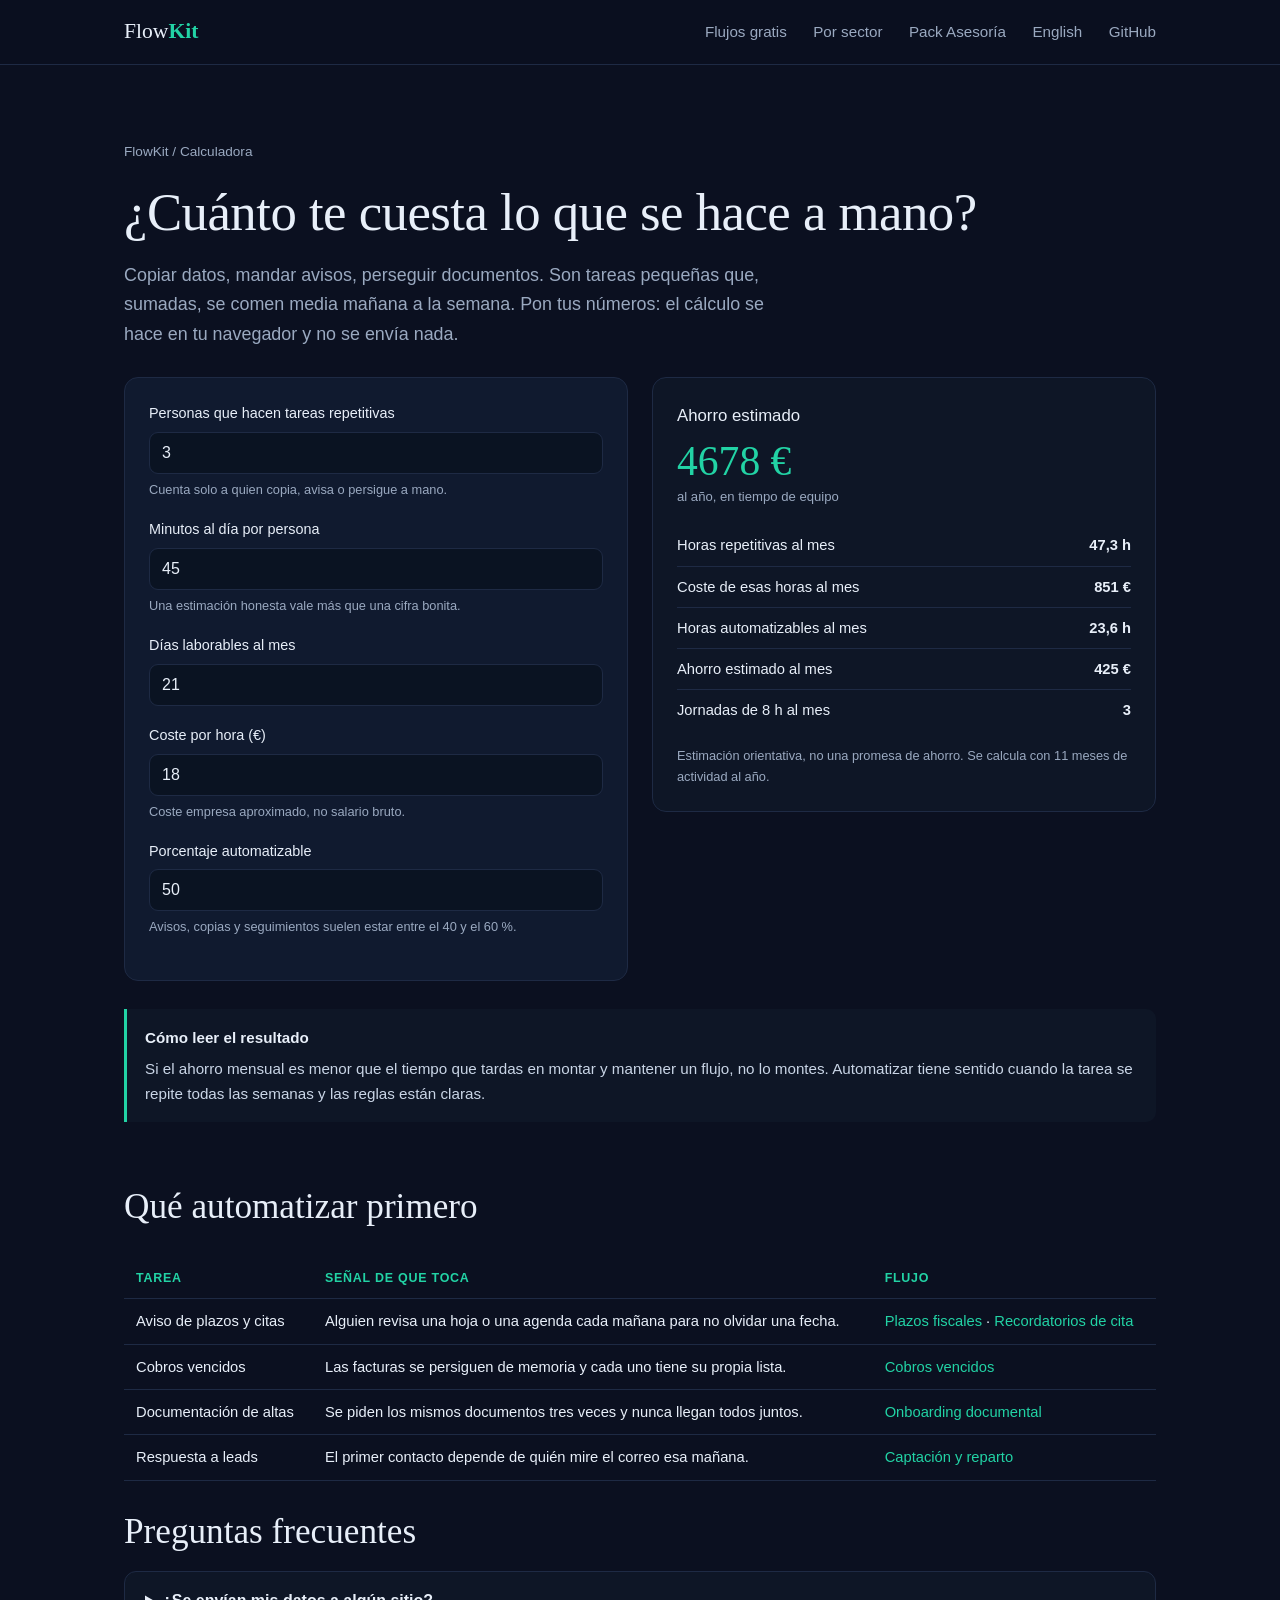
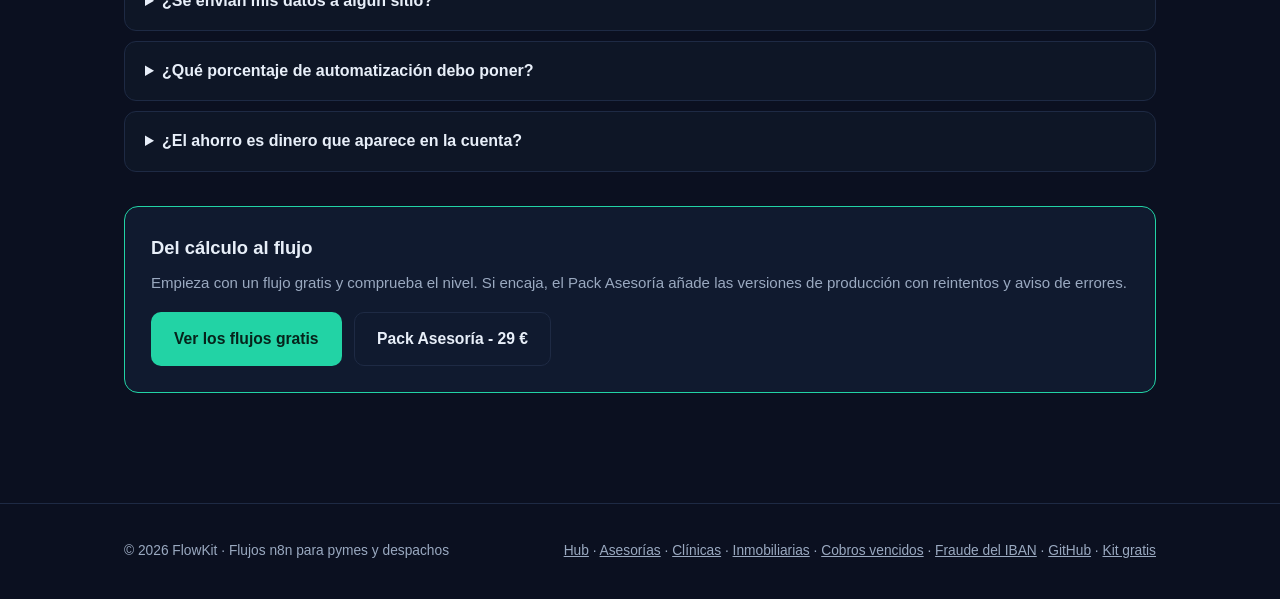
<file: docs/calculadora/index.html>
<!DOCTYPE html>
<html lang="es">
<head>
<meta charset="utf-8">
<meta name="viewport" content="width=device-width, initial-scale=1">
<title>Calculadora: horas y coste de las tareas repetitivas</title>
<meta name="description" content="Calcula en 10 segundos cuántas horas al mes pierde tu equipo en tareas repetitivas y cuánto cuesta. Sin registro, sin enviar datos y sin promesas.">
<link rel="canonical" href="https://mrnpvn.github.io/flowkit/calculadora/">
<link rel="alternate" hreflang="es" href="https://mrnpvn.github.io/flowkit/calculadora/">
<link rel="alternate" hreflang="en" href="https://mrnpvn.github.io/flowkit/en/roi-calculator/">
<link rel="alternate" hreflang="x-default" href="https://mrnpvn.github.io/flowkit/calculadora/">
<link rel="stylesheet" href="../assets/flowkit.css">
<meta property="og:type" content="website">
<meta property="og:title" content="Calculadora: horas y coste de las tareas repetitivas">
<meta property="og:description" content="Pon tus números y ve el coste real de copiar, avisar y perseguir a mano. Todo se calcula en tu navegador.">
<meta property="og:url" content="https://mrnpvn.github.io/flowkit/calculadora/">
<meta property="og:image" content="https://mrnpvn.github.io/flowkit/assets/pack-asesoria-wide.png">
<meta name="twitter:card" content="summary_large_image">
<script type="application/ld+json">
{
  "@context": "https://schema.org",
  "@graph": [
    {
      "@type": "WebApplication",
      "name": "Calculadora de coste de tareas repetitivas",
      "url": "https://mrnpvn.github.io/flowkit/calculadora/",
      "applicationCategory": "BusinessApplication",
      "operatingSystem": "Cualquier navegador",
      "inLanguage": "es",
      "offers": {"@type": "Offer", "price": "0", "priceCurrency": "EUR"},
      "description": "Calcula las horas y el coste mensual de las tareas repetitivas de un equipo pequeño."
    },
    {
      "@type": "FAQPage",
      "mainEntity": [
        {"@type": "Question", "name": "¿Se envían mis datos a algún sitio?", "acceptedAnswer": {"@type": "Answer", "text": "No. El cálculo se hace en tu navegador con JavaScript. No hay formulario, no hay cookies y no se envía nada a ningún servidor."}},
        {"@type": "Question", "name": "¿Qué porcentaje de automatización debo poner?", "acceptedAnswer": {"@type": "Answer", "text": "Entre el 40 % y el 60 % es un punto de partida razonable para tareas de aviso, copia y seguimiento. No todo se puede automatizar: la decisión y la excepción siguen siendo humanas."}},
        {"@type": "Question", "name": "¿El ahorro es dinero que aparece en la cuenta?", "acceptedAnswer": {"@type": "Answer", "text": "No necesariamente. El cálculo valora el tiempo en coste de hora. El ahorro se convierte en dinero si se factura más, se atiende mejor o se evita contratar."}}
      ]
    },
    {
      "@type": "BreadcrumbList",
      "itemListElement": [
        {"@type": "ListItem", "position": 1, "name": "FlowKit", "item": "https://mrnpvn.github.io/flowkit/"},
        {"@type": "ListItem", "position": 2, "name": "Calculadora", "item": "https://mrnpvn.github.io/flowkit/calculadora/"}
      ]
    }
  ]
}
</script>
</head>
<body>

<header>
  <div class="wrap">
    <a class="brand" href="../">Flow<b>Kit</b></a>
    <nav>
      <a href="../#gratis">Flujos gratis</a>
      <a href="../#sectores">Por sector</a>
      <a href="../#pack">Pack Asesoría</a>
      <a href="../en/roi-calculator/" hreflang="en" lang="en">English</a>
      <a href="https://github.com/mrnpvn/flowkit" target="_blank" rel="noopener">GitHub</a>
    </nav>
  </div>
</header>

<section>
  <div class="wrap">
    <p class="crumbs"><a href="../">FlowKit</a> / Calculadora</p>
    <h1>¿Cuánto te cuesta lo que se hace a mano?</h1>
    <p class="lead">Copiar datos, mandar avisos, perseguir documentos. Son tareas pequeñas que, sumadas, se comen media mañana a la semana. Pon tus números: el cálculo se hace en tu navegador y no se envía nada.</p>

    <div class="calc">
      <div class="card">
        <div class="field">
          <label for="personas">Personas que hacen tareas repetitivas</label>
          <input id="personas" type="number" min="1" max="200" step="1" value="3" inputmode="numeric">
          <span class="hint">Cuenta solo a quien copia, avisa o persigue a mano.</span>
        </div>
        <div class="field">
          <label for="minutos">Minutos al día por persona</label>
          <input id="minutos" type="number" min="0" max="480" step="5" value="45" inputmode="numeric">
          <span class="hint">Una estimación honesta vale más que una cifra bonita.</span>
        </div>
        <div class="field">
          <label for="dias">Días laborables al mes</label>
          <input id="dias" type="number" min="1" max="31" step="1" value="21" inputmode="numeric">
        </div>
        <div class="field">
          <label for="coste">Coste por hora (€)</label>
          <input id="coste" type="number" min="0" max="500" step="1" value="18" inputmode="decimal">
          <span class="hint">Coste empresa aproximado, no salario bruto.</span>
        </div>
        <div class="field">
          <label for="auto">Porcentaje automatizable</label>
          <input id="auto" type="number" min="0" max="100" step="5" value="50" inputmode="numeric">
          <span class="hint">Avisos, copias y seguimientos suelen estar entre el 40 y el 60 %.</span>
        </div>
      </div>

      <aside class="result" aria-live="polite">
        <h2>Ahorro estimado</h2>
        <p class="big" id="ahorroAno">-</p>
        <p class="biglabel">al año, en tiempo de equipo</p>
        <div class="row"><span>Horas repetitivas al mes</span><span id="horasMes">-</span></div>
        <div class="row"><span>Coste de esas horas al mes</span><span id="costeMes">-</span></div>
        <div class="row"><span>Horas automatizables al mes</span><span id="horasAuto">-</span></div>
        <div class="row"><span>Ahorro estimado al mes</span><span id="ahorroMes">-</span></div>
        <div class="row"><span>Jornadas de 8 h al mes</span><span id="jornadas">-</span></div>
        <p class="mini" style="font-size:.8rem;color:var(--muted);margin:14px 0 0">Estimación orientativa, no una promesa de ahorro. Se calcula con 11 meses de actividad al año.</p>
      </aside>
    </div>

    <div class="callout" style="margin-top:28px">
      <h3>Cómo leer el resultado</h3>
      <p>Si el ahorro mensual es menor que el tiempo que tardas en montar y mantener un flujo, no lo montes. Automatizar tiene sentido cuando la tarea se repite todas las semanas y las reglas están claras.</p>
    </div>

    <h2 style="margin-top:56px">Qué automatizar primero</h2>
    <table>
      <thead><tr><th>Tarea</th><th>Señal de que toca</th><th>Flujo</th></tr></thead>
      <tbody>
        <tr><td>Aviso de plazos y citas</td><td>Alguien revisa una hoja o una agenda cada mañana para no olvidar una fecha.</td><td><a href="../asesoria/">Plazos fiscales</a> · <a href="../clinica/">Recordatorios de cita</a></td></tr>
        <tr><td>Cobros vencidos</td><td>Las facturas se persiguen de memoria y cada uno tiene su propia lista.</td><td><a href="../asesoria/">Cobros vencidos</a></td></tr>
        <tr><td>Documentación de altas</td><td>Se piden los mismos documentos tres veces y nunca llegan todos juntos.</td><td><a href="../asesoria/">Onboarding documental</a></td></tr>
        <tr><td>Respuesta a leads</td><td>El primer contacto depende de quién mire el correo esa mañana.</td><td><a href="../inmobiliaria/">Captación y reparto</a></td></tr>
      </tbody>
    </table>

    <h2>Preguntas frecuentes</h2>
    <details><summary>¿Se envían mis datos a algún sitio?</summary><p>No. El cálculo se hace en tu navegador con JavaScript. No hay formulario, no hay cookies y no se envía nada a ningún servidor.</p></details>
    <details><summary>¿Qué porcentaje de automatización debo poner?</summary><p>Entre el 40 % y el 60 % es un punto de partida razonable para avisos, copias y seguimientos. La decisión, la excepción y la relación con el cliente siguen siendo humanas.</p></details>
    <details><summary>¿El ahorro es dinero que aparece en la cuenta?</summary><p>No necesariamente. El cálculo valora el tiempo a coste de hora. Se convierte en dinero si se factura más, se atiende mejor o se evita una contratación.</p></details>

    <div class="cta-box">
      <h3>Del cálculo al flujo</h3>
      <p>Empieza con un flujo gratis y comprueba el nivel. Si encaja, el Pack Asesoría añade las versiones de producción con reintentos y aviso de errores.</p>
      <a class="btn primary" href="../#gratis">Ver los flujos gratis</a>
      <a class="btn ghost" href="https://mrnpvn.gumroad.com/l/flowkit-pack-asesoria" style="margin-left:8px">Pack Asesoría - 29 €</a>
    </div>
  </div>
</section>

<footer>
  <div class="wrap">
    <div>© 2026 FlowKit · Flujos n8n para pymes y despachos</div>
    <div>
      <a href="../">Hub</a> ·
      <a href="../asesoria/">Asesorías</a> ·
      <a href="../clinica/">Clínicas</a> ·
      <a href="../inmobiliaria/">Inmobiliarias</a> ·
      <a href="../cobros-vencidos/">Cobros vencidos</a> ·
      <a href="../fraude-proveedores/">Fraude del IBAN</a> ·
      <a href="https://github.com/mrnpvn/flowkit" target="_blank" rel="noopener">GitHub</a> ·
      <a href="https://mrnpvn.gumroad.com/l/kit-de-arranque-ia">Kit gratis</a>
    </div>
  </div>
</footer>

<script>
(function () {
  var ids = ["personas", "minutos", "dias", "coste", "auto"];
  var el = {};
  ids.forEach(function (id) { el[id] = document.getElementById(id); });

  var out = {
    ahorroAno: document.getElementById("ahorroAno"),
    horasMes: document.getElementById("horasMes"),
    costeMes: document.getElementById("costeMes"),
    horasAuto: document.getElementById("horasAuto"),
    ahorroMes: document.getElementById("ahorroMes"),
    jornadas: document.getElementById("jornadas")
  };

  var eur = new Intl.NumberFormat("es-ES", { style: "currency", currency: "EUR", maximumFractionDigits: 0 });
  var num1 = new Intl.NumberFormat("es-ES", { maximumFractionDigits: 1 });
  var num0 = new Intl.NumberFormat("es-ES", { maximumFractionDigits: 0 });

  function val(id, min, max, fallback) {
    var n = parseFloat(String(el[id].value).replace(",", "."));
    if (!isFinite(n)) { return fallback; }
    if (n < min) { return min; }
    if (n > max) { return max; }
    return n;
  }

  function calc() {
    var personas = val("personas", 1, 200, 1);
    var minutos = val("minutos", 0, 480, 0);
    var dias = val("dias", 1, 31, 21);
    var coste = val("coste", 0, 500, 0);
    var pct = val("auto", 0, 100, 0) / 100;

    var horasMes = (personas * minutos * dias) / 60;
    var costeMes = horasMes * coste;
    var horasAuto = horasMes * pct;
    var ahorroMes = costeMes * pct;
    var ahorroAno = ahorroMes * 11;
    var jornadas = horasAuto / 8;

    out.horasMes.textContent = num1.format(horasMes) + " h";
    out.costeMes.textContent = eur.format(costeMes);
    out.horasAuto.textContent = num1.format(horasAuto) + " h";
    out.ahorroMes.textContent = eur.format(ahorroMes);
    out.jornadas.textContent = num1.format(jornadas);
    out.ahorroAno.textContent = eur.format(ahorroAno);
  }

  ids.forEach(function (id) {
    el[id].addEventListener("input", calc);
    el[id].addEventListener("change", calc);
  });

  calc();
})();
</script>

</body>
</html>
</file>
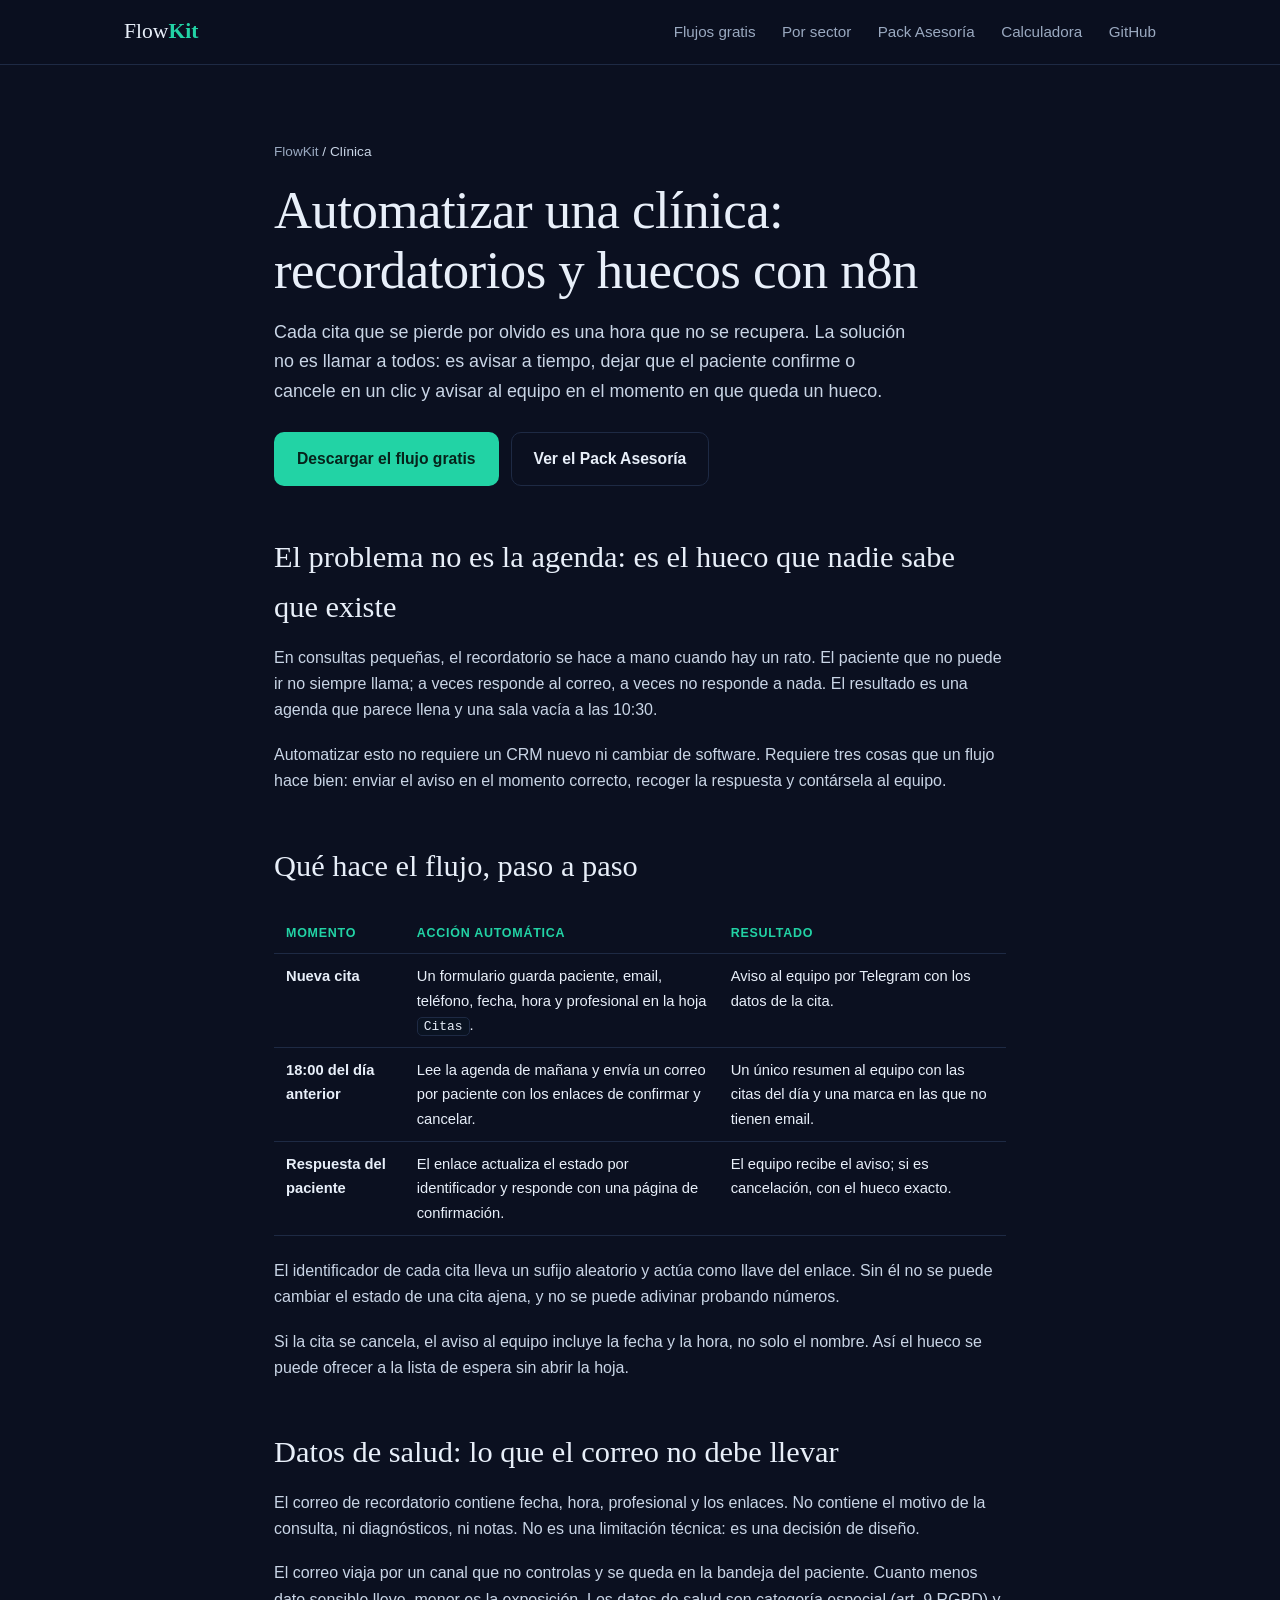
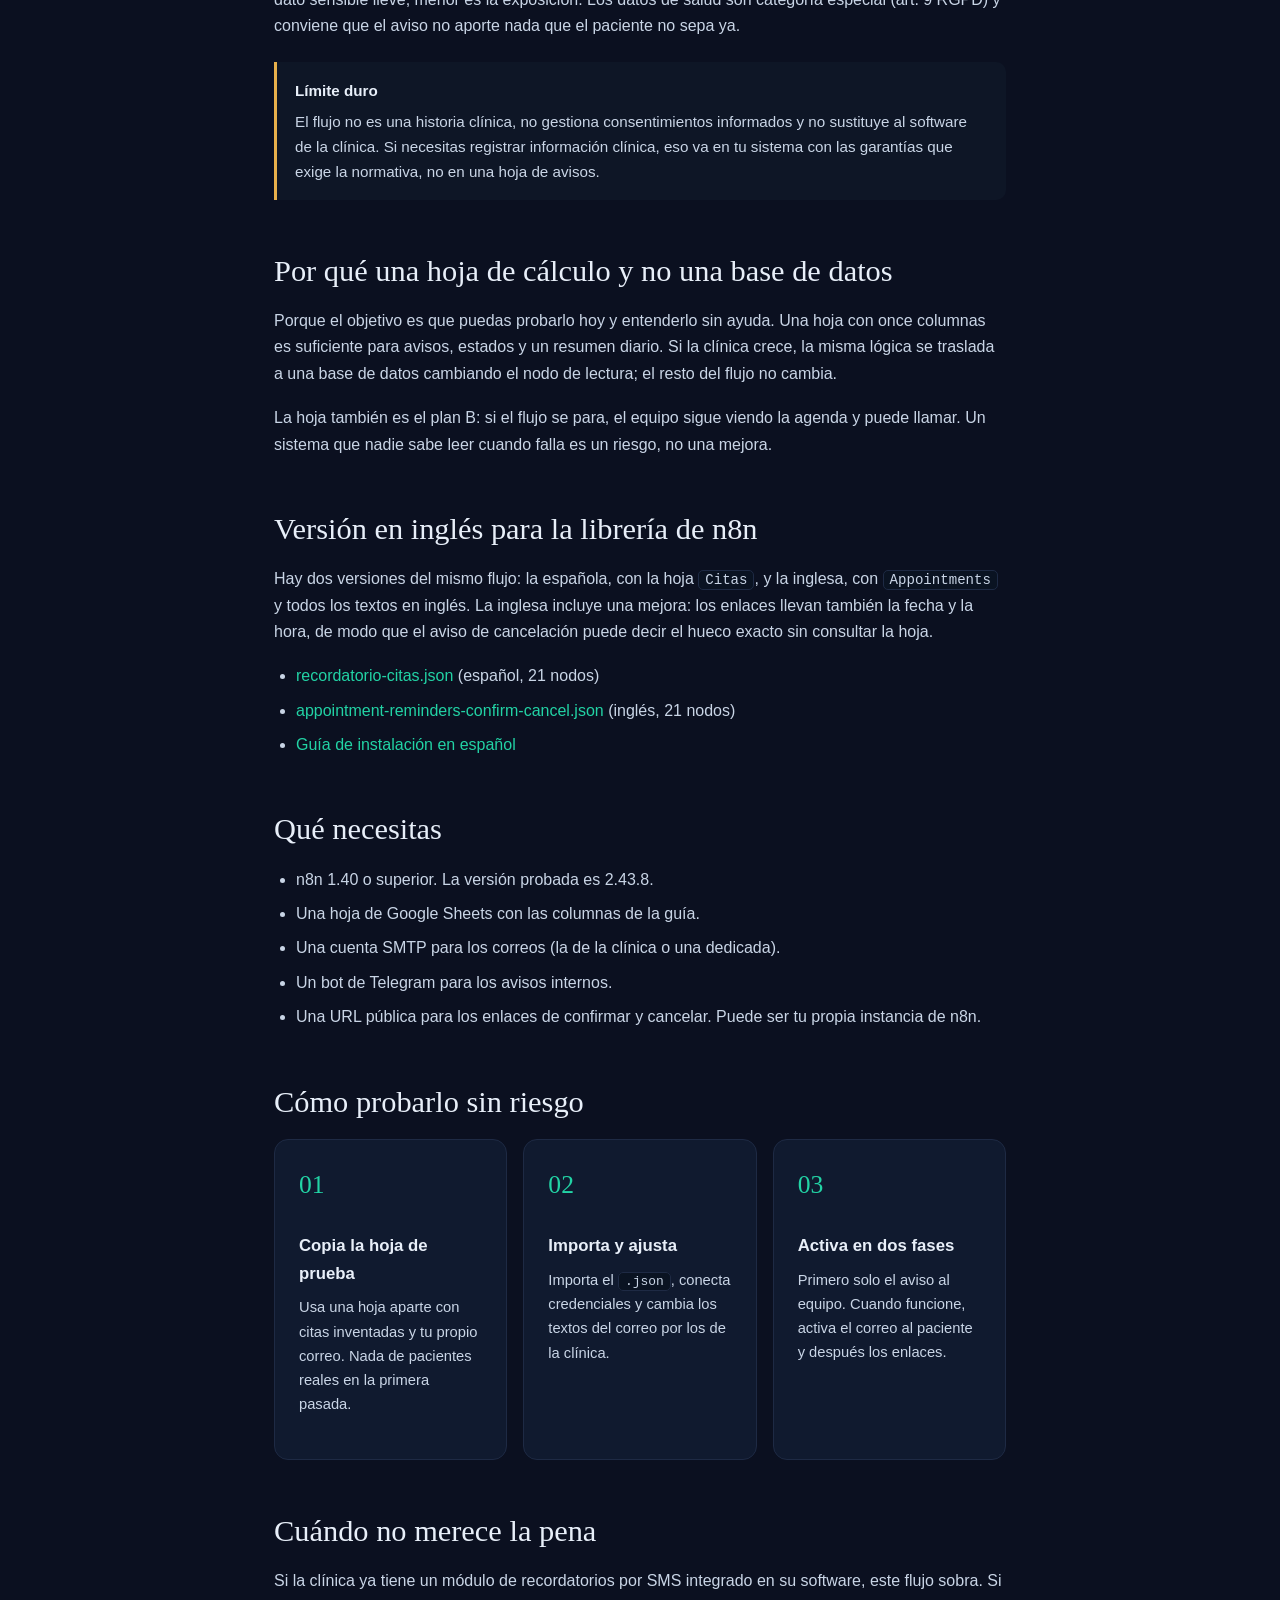
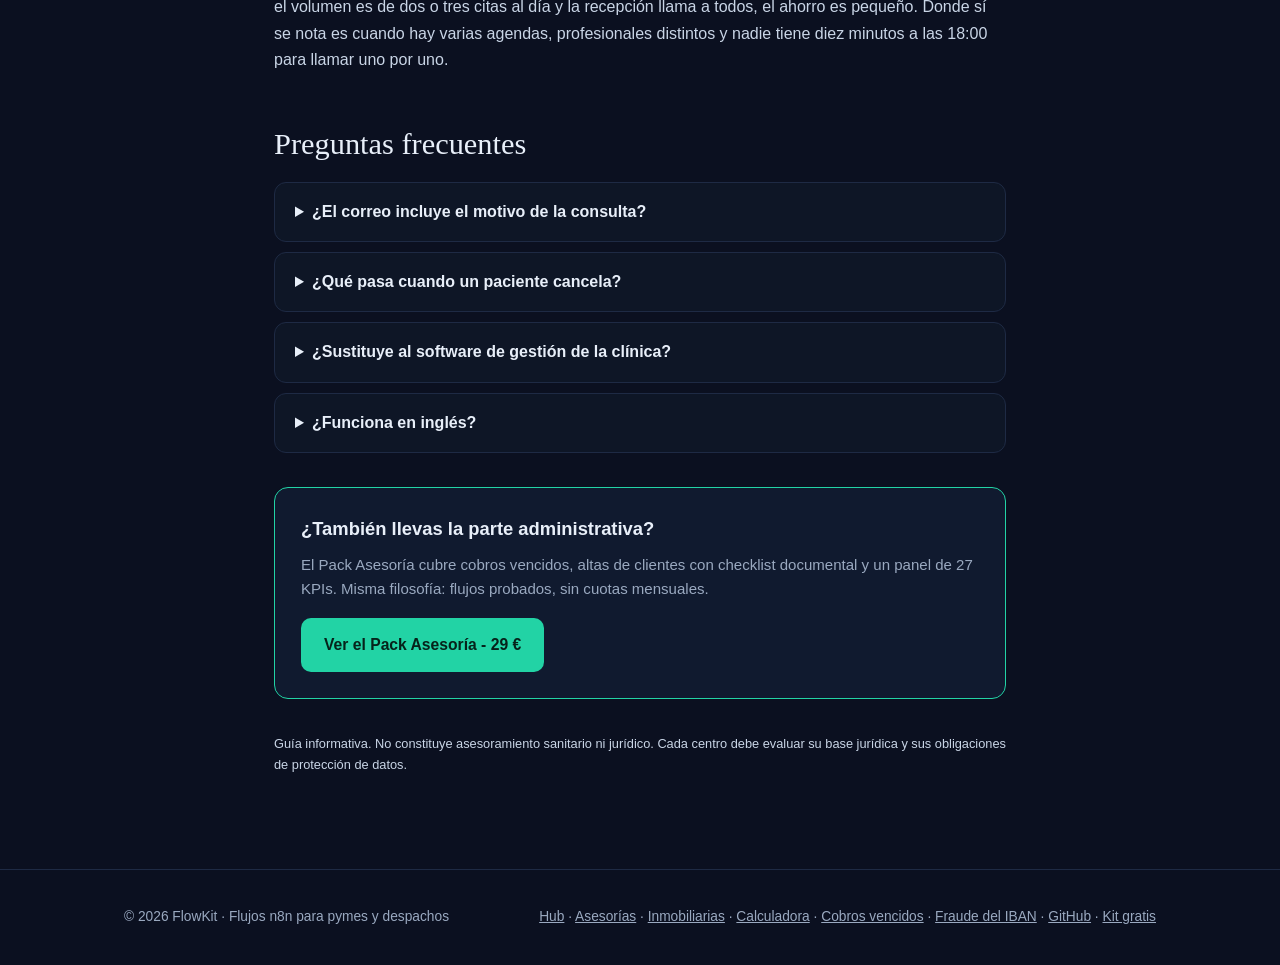
<file: docs/clinica/index.html>
<!DOCTYPE html>
<html lang="es">
<head>
<meta charset="utf-8">
<meta name="viewport" content="width=device-width, initial-scale=1">
<title>Automatizar una clínica: recordatorios y huecos con n8n</title>
<meta name="description" content="Recordatorios de cita con enlaces de confirmar y cancelar, liberación del hueco y cero datos clínicos en el correo. Cómo montarlo con n8n y qué límites tiene.">
<link rel="canonical" href="https://mrnpvn.github.io/flowkit/clinica/">
<link rel="stylesheet" href="../assets/flowkit.css">
<meta property="og:type" content="article">
<meta property="og:title" content="Automatizar una clínica: recordatorios y huecos con n8n">
<meta property="og:description" content="Confirmar, cancelar y liberar el hueco sin llamadas. Qué automatizar en una clínica y qué datos no deben salir por correo.">
<meta property="og:url" content="https://mrnpvn.github.io/flowkit/clinica/">
<meta property="og:image" content="https://mrnpvn.github.io/flowkit/assets/pack-asesoria-wide.png">
<meta name="twitter:card" content="summary_large_image">
<script type="application/ld+json">
{
  "@context": "https://schema.org",
  "@graph": [
    {
      "@type": "Article",
      "headline": "Automatizar una clínica: recordatorios y huecos con n8n",
      "description": "Guía práctica para automatizar recordatorios de cita, confirmaciones y cancelaciones en una clínica con n8n, sin datos clínicos en el correo.",
      "datePublished": "2026-10-20",
      "dateModified": "2026-10-20",
      "inLanguage": "es",
      "author": {"@type": "Organization", "name": "FlowKit"},
      "publisher": {"@type": "Organization", "name": "FlowKit"},
      "mainEntityOfPage": "https://mrnpvn.github.io/flowkit/clinica/",
      "image": "https://mrnpvn.github.io/flowkit/assets/pack-asesoria-wide.png"
    },
    {
      "@type": "FAQPage",
      "mainEntity": [
        {"@type": "Question", "name": "¿El correo de recordatorio incluye el motivo de la consulta?", "acceptedAnswer": {"@type": "Answer", "text": "No. El correo solo lleva fecha, hora y enlaces de confirmar o cancelar. Evitar el motivo clínico reduce la exposición de datos de salud (art. 9 RGPD) en un canal que no controlas."}},
        {"@type": "Question", "name": "¿Qué pasa cuando un paciente cancela?", "acceptedAnswer": {"@type": "Answer", "text": "El flujo actualiza el estado de la cita, avisa al equipo con la fecha y la hora exactas del hueco liberado y muestra al paciente una página de confirmación."}},
        {"@type": "Question", "name": "¿Sustituye al software de gestión de la clínica?", "acceptedAnswer": {"@type": "Answer", "text": "No. El flujo gestiona avisos y estados sobre una hoja de cálculo. No es una historia clínica ni un programa de facturación."}},
        {"@type": "Question", "name": "¿Funciona en inglés?", "acceptedAnswer": {"@type": "Answer", "text": "Sí. Hay una versión en español y otra en inglés con la misma lógica, pensada para la librería pública de n8n."}}
      ]
    },
    {
      "@type": "BreadcrumbList",
      "itemListElement": [
        {"@type": "ListItem", "position": 1, "name": "FlowKit", "item": "https://mrnpvn.github.io/flowkit/"},
        {"@type": "ListItem", "position": 2, "name": "Clínica", "item": "https://mrnpvn.github.io/flowkit/clinica/"}
      ]
    }
  ]
}
</script>
</head>
<body>

<header>
  <div class="wrap">
    <a class="brand" href="../">Flow<b>Kit</b></a>
    <nav>
      <a href="../#gratis">Flujos gratis</a>
      <a href="../#sectores">Por sector</a>
      <a href="../#pack">Pack Asesoría</a>
      <a href="../calculadora/">Calculadora</a>
      <a href="https://github.com/mrnpvn/flowkit" target="_blank" rel="noopener">GitHub</a>
    </nav>
  </div>
</header>

<section>
  <div class="wrap post">
    <p class="crumbs"><a href="../">FlowKit</a> / Clínica</p>
    <h1>Automatizar una clínica: recordatorios y huecos con n8n</h1>
    <p class="lead">Cada cita que se pierde por olvido es una hora que no se recupera. La solución no es llamar a todos: es avisar a tiempo, dejar que el paciente confirme o cancele en un clic y avisar al equipo en el momento en que queda un hueco.</p>
    <div class="cta">
      <a class="btn primary" href="https://github.com/mrnpvn/flowkit/tree/main/workflows/clinica" target="_blank" rel="noopener">Descargar el flujo gratis</a>
      <a class="btn ghost" href="../#pack">Ver el Pack Asesoría</a>
    </div>

    <h2>El problema no es la agenda: es el hueco que nadie sabe que existe</h2>
    <p>En consultas pequeñas, el recordatorio se hace a mano cuando hay un rato. El paciente que no puede ir no siempre llama; a veces responde al correo, a veces no responde a nada. El resultado es una agenda que parece llena y una sala vacía a las 10:30.</p>
    <p>Automatizar esto no requiere un CRM nuevo ni cambiar de software. Requiere tres cosas que un flujo hace bien: enviar el aviso en el momento correcto, recoger la respuesta y contársela al equipo.</p>

    <h2>Qué hace el flujo, paso a paso</h2>
    <table>
      <thead><tr><th>Momento</th><th>Acción automática</th><th>Resultado</th></tr></thead>
      <tbody>
        <tr><td><strong>Nueva cita</strong></td><td>Un formulario guarda paciente, email, teléfono, fecha, hora y profesional en la hoja <code>Citas</code>.</td><td>Aviso al equipo por Telegram con los datos de la cita.</td></tr>
        <tr><td><strong>18:00 del día anterior</strong></td><td>Lee la agenda de mañana y envía un correo por paciente con los enlaces de confirmar y cancelar.</td><td>Un único resumen al equipo con las citas del día y una marca en las que no tienen email.</td></tr>
        <tr><td><strong>Respuesta del paciente</strong></td><td>El enlace actualiza el estado por identificador y responde con una página de confirmación.</td><td>El equipo recibe el aviso; si es cancelación, con el hueco exacto.</td></tr>
      </tbody>
    </table>
    <p>El identificador de cada cita lleva un sufijo aleatorio y actúa como llave del enlace. Sin él no se puede cambiar el estado de una cita ajena, y no se puede adivinar probando números.</p>
    <p>Si la cita se cancela, el aviso al equipo incluye la fecha y la hora, no solo el nombre. Así el hueco se puede ofrecer a la lista de espera sin abrir la hoja.</p>

    <h2>Datos de salud: lo que el correo no debe llevar</h2>
    <p>El correo de recordatorio contiene fecha, hora, profesional y los enlaces. No contiene el motivo de la consulta, ni diagnósticos, ni notas. No es una limitación técnica: es una decisión de diseño.</p>
    <p>El correo viaja por un canal que no controlas y se queda en la bandeja del paciente. Cuanto menos dato sensible lleve, menor es la exposición. Los datos de salud son categoría especial (art. 9 RGPD) y conviene que el aviso no aporte nada que el paciente no sepa ya.</p>
    <div class="callout warn">
      <h3>Límite duro</h3>
      <p>El flujo no es una historia clínica, no gestiona consentimientos informados y no sustituye al software de la clínica. Si necesitas registrar información clínica, eso va en tu sistema con las garantías que exige la normativa, no en una hoja de avisos.</p>
    </div>

    <h2>Por qué una hoja de cálculo y no una base de datos</h2>
    <p>Porque el objetivo es que puedas probarlo hoy y entenderlo sin ayuda. Una hoja con once columnas es suficiente para avisos, estados y un resumen diario. Si la clínica crece, la misma lógica se traslada a una base de datos cambiando el nodo de lectura; el resto del flujo no cambia.</p>
    <p>La hoja también es el plan B: si el flujo se para, el equipo sigue viendo la agenda y puede llamar. Un sistema que nadie sabe leer cuando falla es un riesgo, no una mejora.</p>

    <h2>Versión en inglés para la librería de n8n</h2>
    <p>Hay dos versiones del mismo flujo: la española, con la hoja <code>Citas</code>, y la inglesa, con <code>Appointments</code> y todos los textos en inglés. La inglesa incluye una mejora: los enlaces llevan también la fecha y la hora, de modo que el aviso de cancelación puede decir el hueco exacto sin consultar la hoja.</p>
    <ul>
      <li><a href="https://github.com/mrnpvn/flowkit/blob/main/workflows/clinica/recordatorio-citas.json" target="_blank" rel="noopener">recordatorio-citas.json</a> (español, 21 nodos)</li>
      <li><a href="https://github.com/mrnpvn/flowkit/blob/main/workflows/clinica/appointment-reminders-confirm-cancel.json" target="_blank" rel="noopener">appointment-reminders-confirm-cancel.json</a> (inglés, 21 nodos)</li>
      <li><a href="https://github.com/mrnpvn/flowkit/blob/main/docs/FLUJO-CLINICA.md" target="_blank" rel="noopener">Guía de instalación en español</a></li>
    </ul>

    <h2>Qué necesitas</h2>
    <ul>
      <li>n8n 1.40 o superior. La versión probada es 2.43.8.</li>
      <li>Una hoja de Google Sheets con las columnas de la guía.</li>
      <li>Una cuenta SMTP para los correos (la de la clínica o una dedicada).</li>
      <li>Un bot de Telegram para los avisos internos.</li>
      <li>Una URL pública para los enlaces de confirmar y cancelar. Puede ser tu propia instancia de n8n.</li>
    </ul>

    <h2>Cómo probarlo sin riesgo</h2>
    <div class="steps">
      <div class="step"><h3>Copia la hoja de prueba</h3><p>Usa una hoja aparte con citas inventadas y tu propio correo. Nada de pacientes reales en la primera pasada.</p></div>
      <div class="step"><h3>Importa y ajusta</h3><p>Importa el <code>.json</code>, conecta credenciales y cambia los textos del correo por los de la clínica.</p></div>
      <div class="step"><h3>Activa en dos fases</h3><p>Primero solo el aviso al equipo. Cuando funcione, activa el correo al paciente y después los enlaces.</p></div>
    </div>

    <h2>Cuándo no merece la pena</h2>
    <p>Si la clínica ya tiene un módulo de recordatorios por SMS integrado en su software, este flujo sobra. Si el volumen es de dos o tres citas al día y la recepción llama a todos, el ahorro es pequeño. Donde sí se nota es cuando hay varias agendas, profesionales distintos y nadie tiene diez minutos a las 18:00 para llamar uno por uno.</p>

    <h2>Preguntas frecuentes</h2>
    <details><summary>¿El correo incluye el motivo de la consulta?</summary><p>No. Solo fecha, hora, profesional y los enlaces. Evitar el motivo clínico reduce la exposición de datos de salud en un canal que no controlas.</p></details>
    <details><summary>¿Qué pasa cuando un paciente cancela?</summary><p>El flujo actualiza el estado, avisa al equipo con la fecha y la hora del hueco liberado y muestra al paciente una página de confirmación. Si el enlace no es válido, devuelve un error claro.</p></details>
    <details><summary>¿Sustituye al software de gestión de la clínica?</summary><p>No. Gestiona avisos y estados sobre una hoja. No es historia clínica, no factura y no guarda información clínica.</p></details>
    <details><summary>¿Funciona en inglés?</summary><p>Sí. La versión inglesa tiene la misma lógica y está preparada para enviarse a la librería pública de n8n.</p></details>

    <div class="cta-box">
      <h3>¿También llevas la parte administrativa?</h3>
      <p>El Pack Asesoría cubre cobros vencidos, altas de clientes con checklist documental y un panel de 27 KPIs. Misma filosofía: flujos probados, sin cuotas mensuales.</p>
      <a class="btn primary" href="https://mrnpvn.gumroad.com/l/flowkit-pack-asesoria">Ver el Pack Asesoría - 29 €</a>
    </div>
    <p class="footer-note">Guía informativa. No constituye asesoramiento sanitario ni jurídico. Cada centro debe evaluar su base jurídica y sus obligaciones de protección de datos.</p>
  </div>
</section>

<footer>
  <div class="wrap">
    <div>© 2026 FlowKit · Flujos n8n para pymes y despachos</div>
    <div>
      <a href="../">Hub</a> ·
      <a href="../asesoria/">Asesorías</a> ·
      <a href="../inmobiliaria/">Inmobiliarias</a> ·
      <a href="../calculadora/">Calculadora</a> ·
      <a href="../cobros-vencidos/">Cobros vencidos</a> ·
      <a href="../fraude-proveedores/">Fraude del IBAN</a> ·
      <a href="https://github.com/mrnpvn/flowkit" target="_blank" rel="noopener">GitHub</a> ·
      <a href="https://mrnpvn.gumroad.com/l/kit-de-arranque-ia">Kit gratis</a>
    </div>
  </div>
</footer>

</body>
</html>
</file>
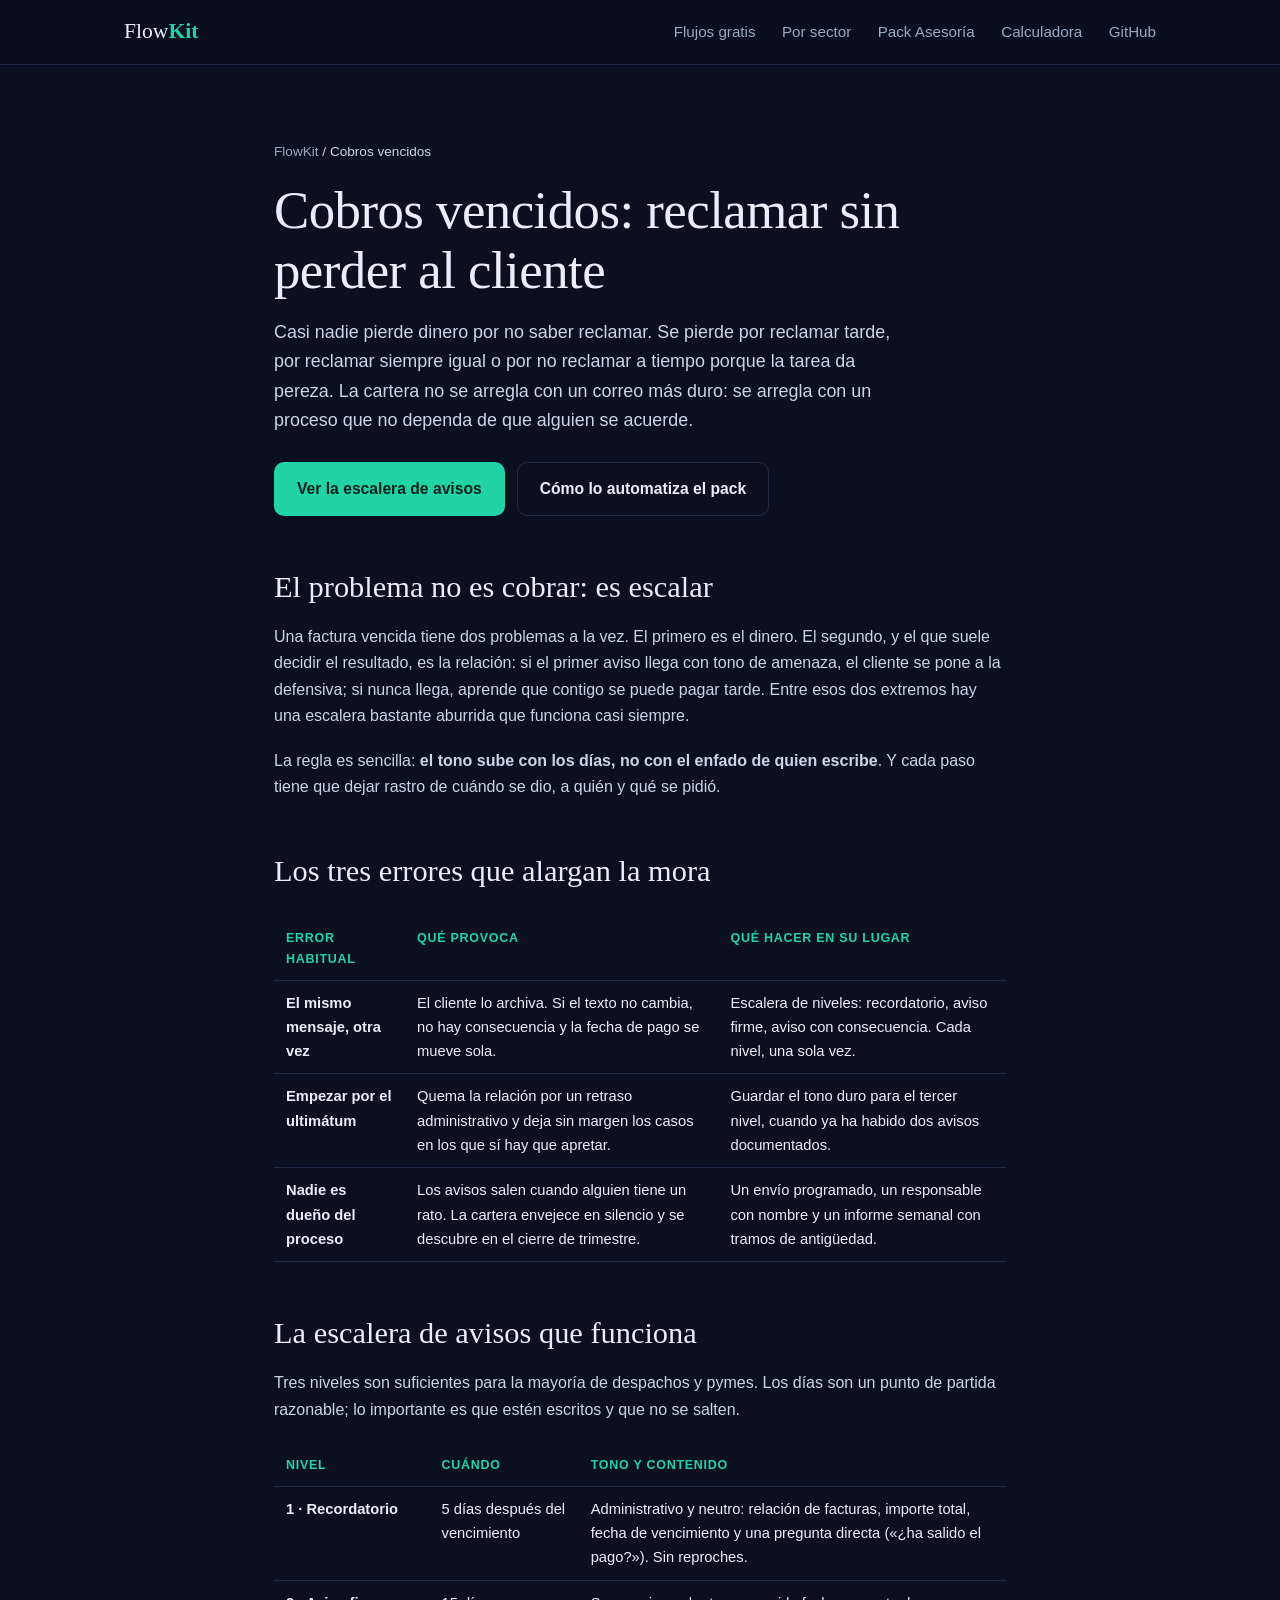
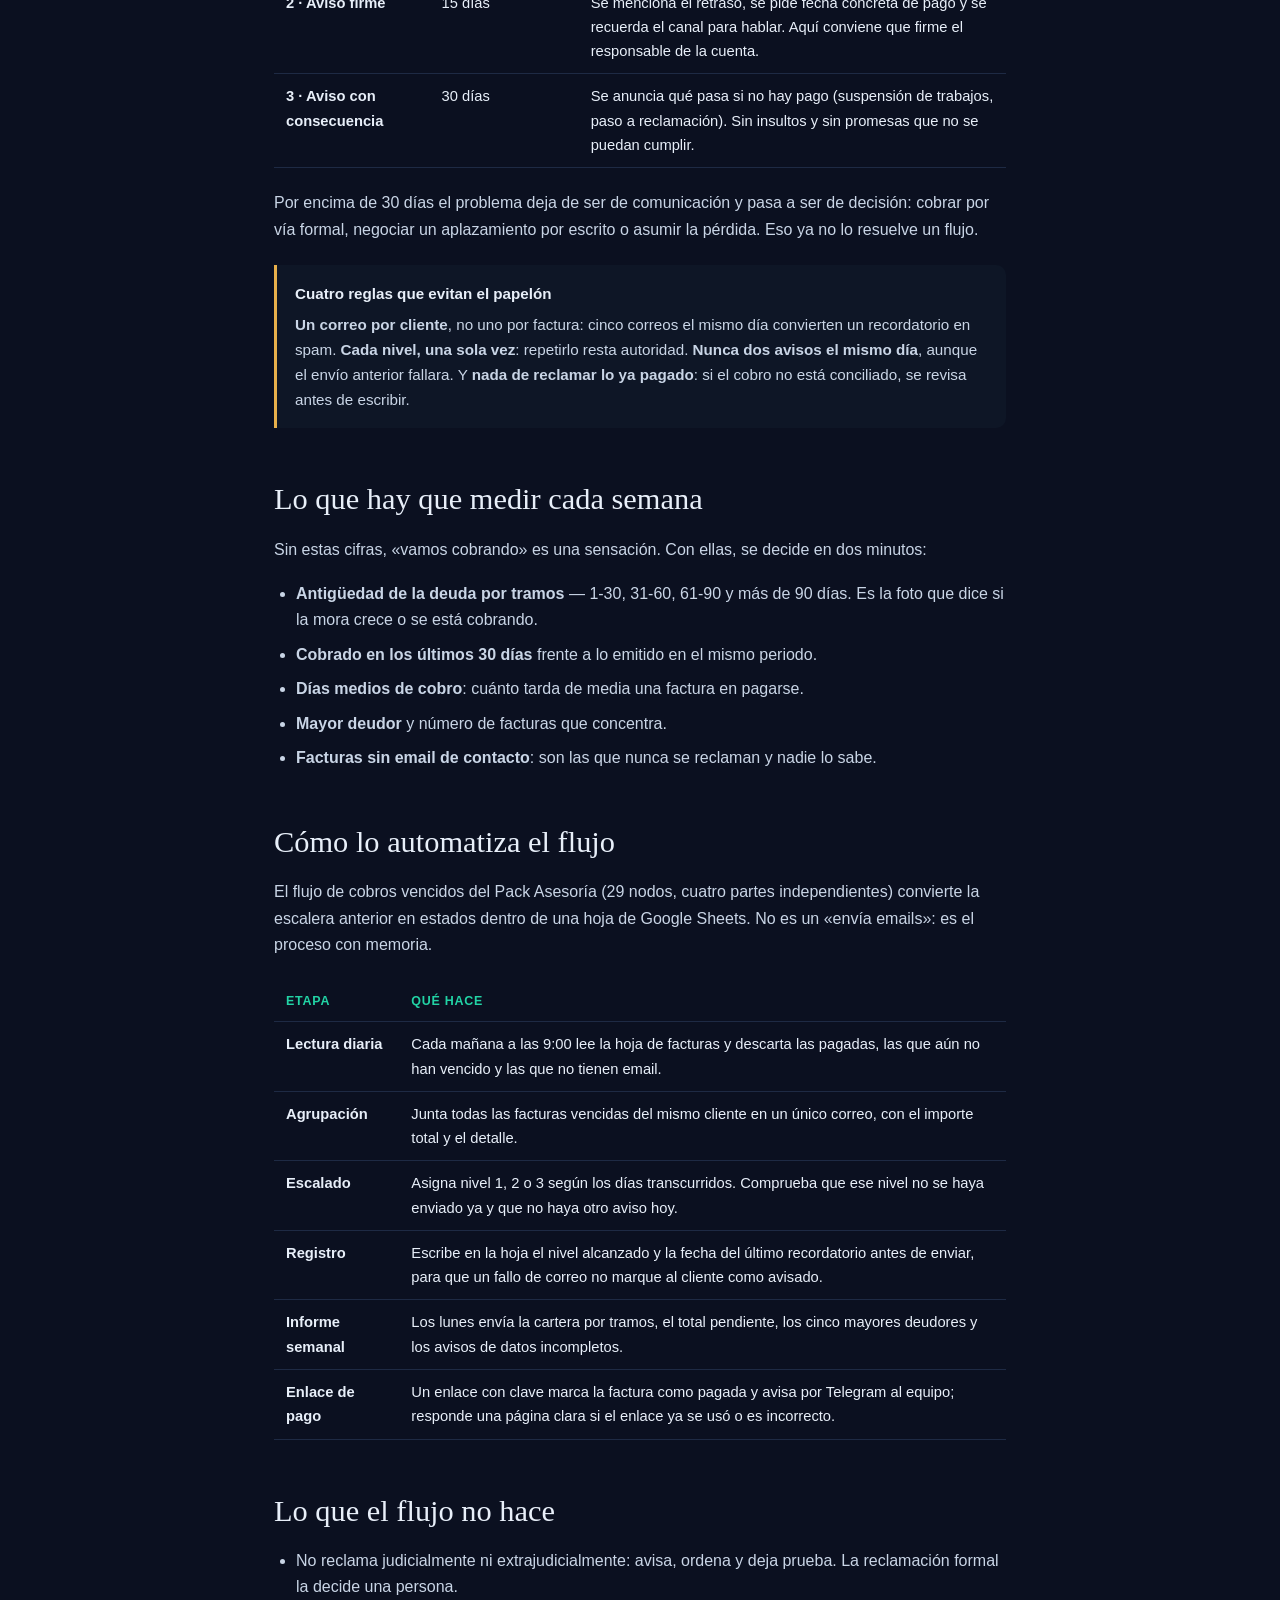
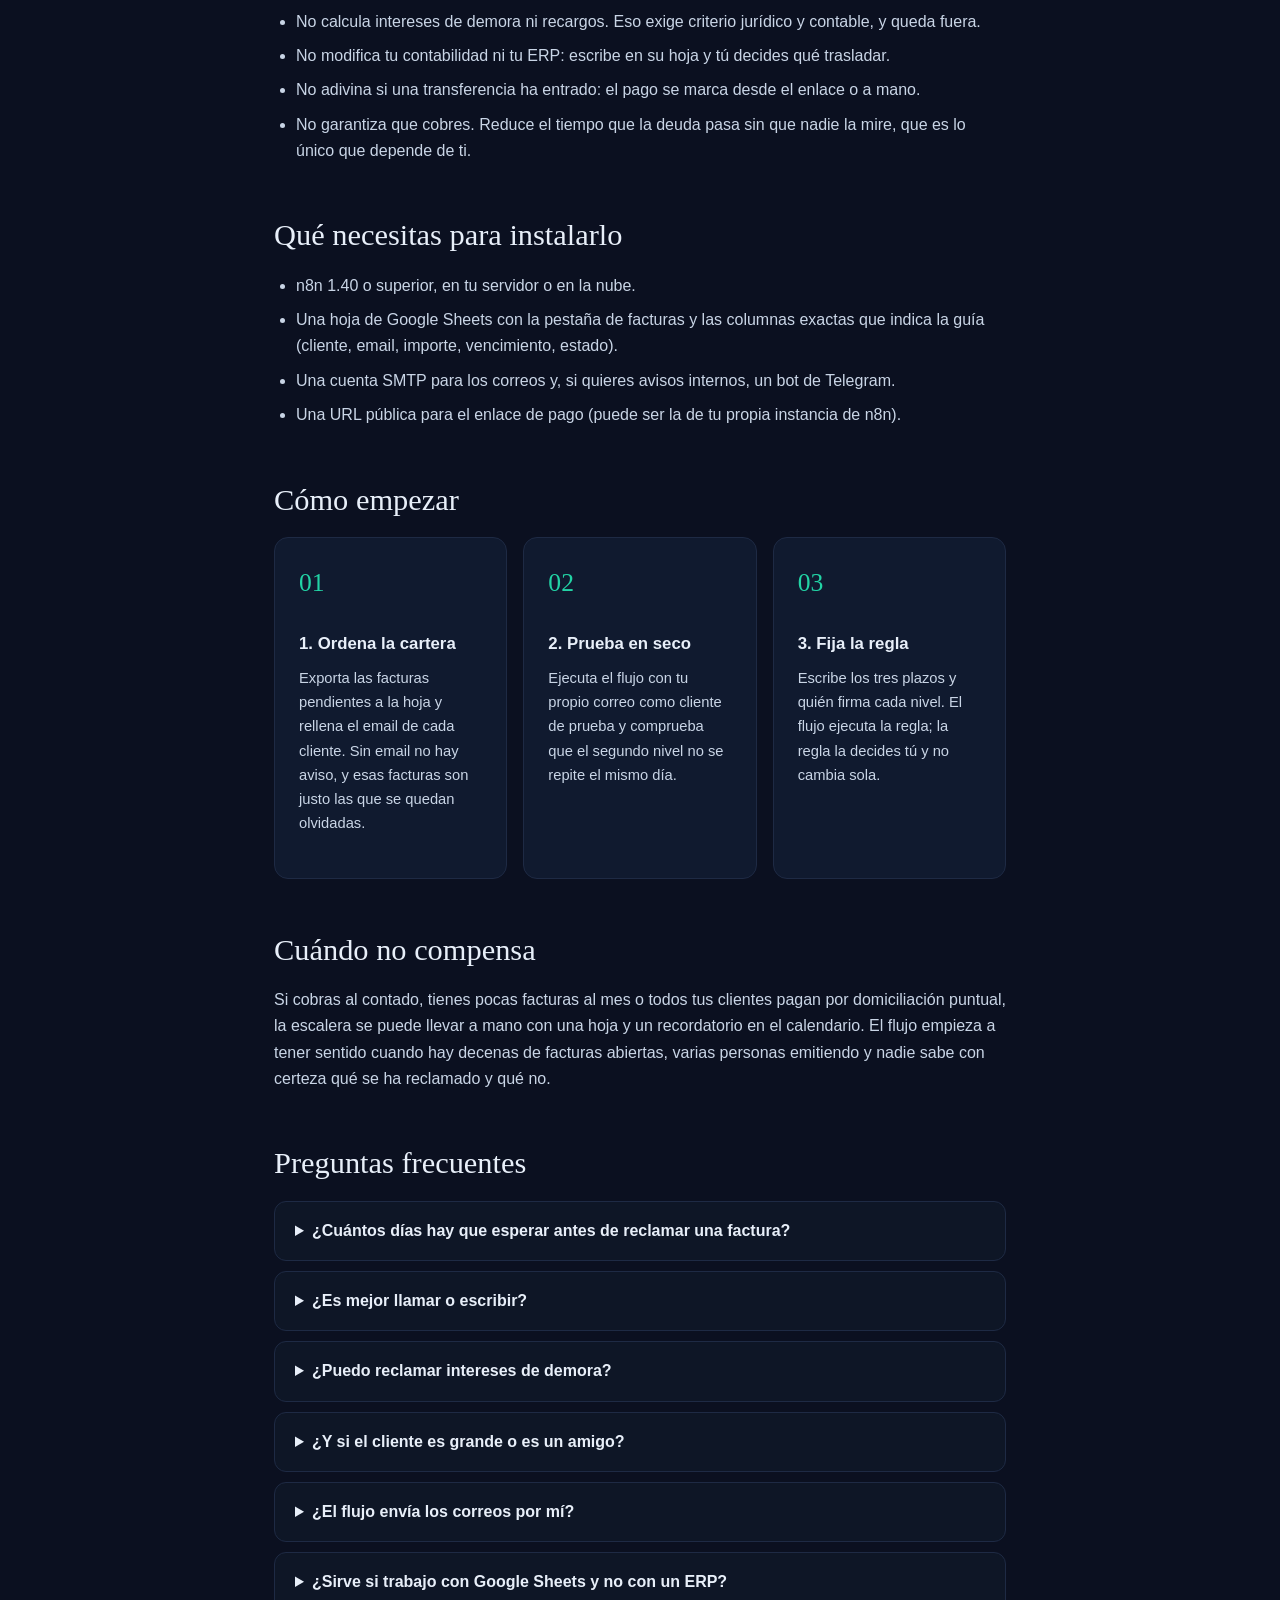
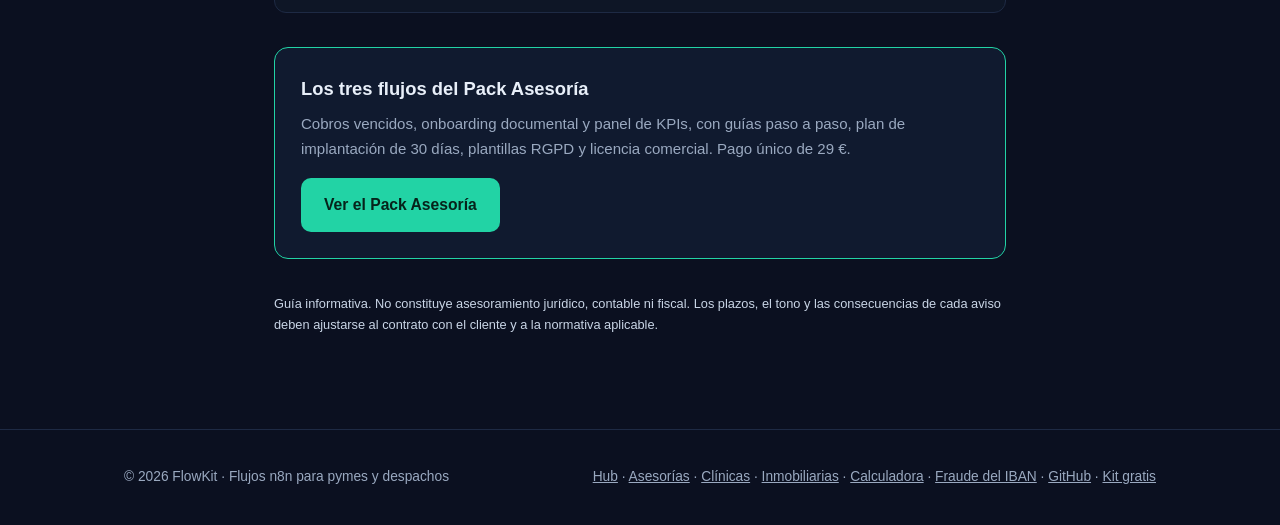
<file: docs/cobros-vencidos/index.html>
<!DOCTYPE html>
<html lang="es">
<head>
<meta charset="utf-8">
<meta name="viewport" content="width=device-width, initial-scale=1">
<title>Facturas vencidas: cómo reclamar sin perder al cliente</title>
<meta name="description" content="Guía práctica para cobrar facturas vencidas sin quemar la relación: escalera de avisos 5/15/30, errores que alargan la mora y qué medir cada semana.">
<link rel="canonical" href="https://mrnpvn.github.io/flowkit/cobros-vencidos/">
<link rel="stylesheet" href="../assets/flowkit.css">
<meta property="og:type" content="article">
<meta property="og:title" content="Cobros vencidos: reclamar sin perder al cliente">
<meta property="og:description" content="La escalera de avisos que funciona, los tres errores que alargan la mora y las cifras que hay que mirar cada semana.">
<meta property="og:url" content="https://mrnpvn.github.io/flowkit/cobros-vencidos/">
<meta property="og:image" content="https://mrnpvn.github.io/flowkit/assets/pack-asesoria-wide.png">
<meta name="twitter:card" content="summary_large_image">
<script type="application/ld+json">
{
  "@context": "https://schema.org",
  "@graph": [
    {
      "@type": "Article",
      "headline": "Facturas vencidas: cómo reclamar sin perder al cliente",
      "description": "Guía práctica sobre cobros vencidos: escalera de avisos por antigüedad, errores que alargan la mora, métricas de cartera y automatización con n8n.",
      "datePublished": "2026-10-21",
      "dateModified": "2026-10-21",
      "inLanguage": "es",
      "author": {"@type": "Organization", "name": "FlowKit"},
      "publisher": {"@type": "Organization", "name": "FlowKit"},
      "mainEntityOfPage": "https://mrnpvn.github.io/flowkit/cobros-vencidos/",
      "image": "https://mrnpvn.github.io/flowkit/assets/pack-asesoria-wide.png"
    },
    {
      "@type": "FAQPage",
      "mainEntity": [
        {"@type": "Question", "name": "¿Cuántos días hay que esperar antes de reclamar una factura?", "acceptedAnswer": {"@type": "Answer", "text": "No hay una cifra legal única: depende de lo pactado en el contrato y del plazo de pago aplicable. Lo que sí conviene es que el primer aviso salga a los pocos días del vencimiento, cuando aún se interpreta como un recordatorio administrativo y no como una reclamación."}},
        {"@type": "Question", "name": "¿Es mejor llamar o escribir?", "acceptedAnswer": {"@type": "Answer", "text": "Escribir primero, siempre. El correo deja constancia de la fecha, del importe y de lo que se pidió. La llamada sirve para desbloquear casos concretos, pero conviene anotar su resultado en el mismo hilo."}},
        {"@type": "Question", "name": "¿Puedo reclamar intereses de demora?", "acceptedAnswer": {"@type": "Answer", "text": "Puede haber derecho a ellos según el contrato y la normativa aplicable, pero calcularlos y aplicarlos es una decisión jurídica y contable. Este flujo no calcula intereses ni los reclama: se limita a los avisos y al registro."}},
        {"@type": "Question", "name": "¿Y si el cliente es también amigo o un cliente grande?", "acceptedAnswer": {"@type": "Answer", "text": "El proceso debe ser igual para todos: es lo que evita que la mora dependa de quién llama. Lo que puede cambiar es el tono del segundo nivel y quién firma el tercero, no la existencia del aviso."}},
        {"@type": "Question", "name": "¿El flujo envía los correos por mí?", "acceptedAnswer": {"@type": "Answer", "text": "Sí, con tu cuenta SMTP y un solo correo por cliente que agrupa todas sus facturas vencidas. Cada nivel de aviso se envía una sola vez y nunca dos el mismo día; el envío queda registrado en la hoja."}},
        {"@type": "Question", "name": "¿Sirve si trabajo con Google Sheets y no con un ERP?", "acceptedAnswer": {"@type": "Answer", "text": "Sí. El flujo lee una hoja con las facturas y escribe en ella el nivel de aviso y la fecha del último recordatorio. Si ya tienes ERP, puedes exportar la cartera a la hoja o adaptar la lectura."}}
      ]
    },
    {
      "@type": "BreadcrumbList",
      "itemListElement": [
        {"@type": "ListItem", "position": 1, "name": "FlowKit", "item": "https://mrnpvn.github.io/flowkit/"},
        {"@type": "ListItem", "position": 2, "name": "Cobros vencidos", "item": "https://mrnpvn.github.io/flowkit/cobros-vencidos/"}
      ]
    }
  ]
}
</script>
</head>
<body>

<header>
  <div class="wrap">
    <a class="brand" href="../">Flow<b>Kit</b></a>
    <nav>
      <a href="../#gratis">Flujos gratis</a>
      <a href="../#sectores">Por sector</a>
      <a href="../#pack">Pack Asesoría</a>
      <a href="../calculadora/">Calculadora</a>
      <a href="https://github.com/mrnpvn/flowkit" target="_blank" rel="noopener">GitHub</a>
    </nav>
  </div>
</header>

<section>
  <div class="wrap post">
    <p class="crumbs"><a href="../">FlowKit</a> / Cobros vencidos</p>
    <h1>Cobros vencidos: reclamar sin perder al cliente</h1>
    <p class="lead">Casi nadie pierde dinero por no saber reclamar. Se pierde por reclamar tarde, por reclamar siempre igual o por no reclamar a tiempo porque la tarea da pereza. La cartera no se arregla con un correo más duro: se arregla con un proceso que no dependa de que alguien se acuerde.</p>
    <div class="cta">
      <a class="btn primary" href="#escalera">Ver la escalera de avisos</a>
      <a class="btn ghost" href="../#pack">Cómo lo automatiza el pack</a>
    </div>

    <h2>El problema no es cobrar: es escalar</h2>
    <p>Una factura vencida tiene dos problemas a la vez. El primero es el dinero. El segundo, y el que suele decidir el resultado, es la relación: si el primer aviso llega con tono de amenaza, el cliente se pone a la defensiva; si nunca llega, aprende que contigo se puede pagar tarde. Entre esos dos extremos hay una escalera bastante aburrida que funciona casi siempre.</p>
    <p>La regla es sencilla: <strong>el tono sube con los días, no con el enfado de quien escribe</strong>. Y cada paso tiene que dejar rastro de cuándo se dio, a quién y qué se pidió.</p>

    <h2>Los tres errores que alargan la mora</h2>
    <table>
      <thead><tr><th>Error habitual</th><th>Qué provoca</th><th>Qué hacer en su lugar</th></tr></thead>
      <tbody>
        <tr><td><strong>El mismo mensaje, otra vez</strong></td><td>El cliente lo archiva. Si el texto no cambia, no hay consecuencia y la fecha de pago se mueve sola.</td><td>Escalera de niveles: recordatorio, aviso firme, aviso con consecuencia. Cada nivel, una sola vez.</td></tr>
        <tr><td><strong>Empezar por el ultimátum</strong></td><td>Quema la relación por un retraso administrativo y deja sin margen los casos en los que sí hay que apretar.</td><td>Guardar el tono duro para el tercer nivel, cuando ya ha habido dos avisos documentados.</td></tr>
        <tr><td><strong>Nadie es dueño del proceso</strong></td><td>Los avisos salen cuando alguien tiene un rato. La cartera envejece en silencio y se descubre en el cierre de trimestre.</td><td>Un envío programado, un responsable con nombre y un informe semanal con tramos de antigüedad.</td></tr>
      </tbody>
    </table>

    <h2 id="escalera">La escalera de avisos que funciona</h2>
    <p>Tres niveles son suficientes para la mayoría de despachos y pymes. Los días son un punto de partida razonable; lo importante es que estén escritos y que no se salten.</p>
    <table>
      <thead><tr><th>Nivel</th><th>Cuándo</th><th>Tono y contenido</th></tr></thead>
      <tbody>
        <tr><td><strong>1 · Recordatorio</strong></td><td>5 días después del vencimiento</td><td>Administrativo y neutro: relación de facturas, importe total, fecha de vencimiento y una pregunta directa («¿ha salido el pago?»). Sin reproches.</td></tr>
        <tr><td><strong>2 · Aviso firme</strong></td><td>15 días</td><td>Se menciona el retraso, se pide fecha concreta de pago y se recuerda el canal para hablar. Aquí conviene que firme el responsable de la cuenta.</td></tr>
        <tr><td><strong>3 · Aviso con consecuencia</strong></td><td>30 días</td><td>Se anuncia qué pasa si no hay pago (suspensión de trabajos, paso a reclamación). Sin insultos y sin promesas que no se puedan cumplir.</td></tr>
      </tbody>
    </table>
    <p>Por encima de 30 días el problema deja de ser de comunicación y pasa a ser de decisión: cobrar por vía formal, negociar un aplazamiento por escrito o asumir la pérdida. Eso ya no lo resuelve un flujo.</p>

    <div class="callout warn">
      <h3>Cuatro reglas que evitan el papelón</h3>
      <p><strong>Un correo por cliente</strong>, no uno por factura: cinco correos el mismo día convierten un recordatorio en spam. <strong>Cada nivel, una sola vez</strong>: repetirlo resta autoridad. <strong>Nunca dos avisos el mismo día</strong>, aunque el envío anterior fallara. Y <strong>nada de reclamar lo ya pagado</strong>: si el cobro no está conciliado, se revisa antes de escribir.</p>
    </div>

    <h2>Lo que hay que medir cada semana</h2>
    <p>Sin estas cifras, «vamos cobrando» es una sensación. Con ellas, se decide en dos minutos:</p>
    <ul>
      <li><strong>Antigüedad de la deuda por tramos</strong> — 1-30, 31-60, 61-90 y más de 90 días. Es la foto que dice si la mora crece o se está cobrando.</li>
      <li><strong>Cobrado en los últimos 30 días</strong> frente a lo emitido en el mismo periodo.</li>
      <li><strong>Días medios de cobro</strong>: cuánto tarda de media una factura en pagarse.</li>
      <li><strong>Mayor deudor</strong> y número de facturas que concentra.</li>
      <li><strong>Facturas sin email de contacto</strong>: son las que nunca se reclaman y nadie lo sabe.</li>
    </ul>

    <h2>Cómo lo automatiza el flujo</h2>
    <p>El flujo de cobros vencidos del Pack Asesoría (29 nodos, cuatro partes independientes) convierte la escalera anterior en estados dentro de una hoja de Google Sheets. No es un «envía emails»: es el proceso con memoria.</p>
    <table>
      <thead><tr><th>Etapa</th><th>Qué hace</th></tr></thead>
      <tbody>
        <tr><td><strong>Lectura diaria</strong></td><td>Cada mañana a las 9:00 lee la hoja de facturas y descarta las pagadas, las que aún no han vencido y las que no tienen email.</td></tr>
        <tr><td><strong>Agrupación</strong></td><td>Junta todas las facturas vencidas del mismo cliente en un único correo, con el importe total y el detalle.</td></tr>
        <tr><td><strong>Escalado</strong></td><td>Asigna nivel 1, 2 o 3 según los días transcurridos. Comprueba que ese nivel no se haya enviado ya y que no haya otro aviso hoy.</td></tr>
        <tr><td><strong>Registro</strong></td><td>Escribe en la hoja el nivel alcanzado y la fecha del último recordatorio antes de enviar, para que un fallo de correo no marque al cliente como avisado.</td></tr>
        <tr><td><strong>Informe semanal</strong></td><td>Los lunes envía la cartera por tramos, el total pendiente, los cinco mayores deudores y los avisos de datos incompletos.</td></tr>
        <tr><td><strong>Enlace de pago</strong></td><td>Un enlace con clave marca la factura como pagada y avisa por Telegram al equipo; responde una página clara si el enlace ya se usó o es incorrecto.</td></tr>
      </tbody>
    </table>

    <h2>Lo que el flujo no hace</h2>
    <ul>
      <li>No reclama judicialmente ni extrajudicialmente: avisa, ordena y deja prueba. La reclamación formal la decide una persona.</li>
      <li>No calcula intereses de demora ni recargos. Eso exige criterio jurídico y contable, y queda fuera.</li>
      <li>No modifica tu contabilidad ni tu ERP: escribe en su hoja y tú decides qué trasladar.</li>
      <li>No adivina si una transferencia ha entrado: el pago se marca desde el enlace o a mano.</li>
      <li>No garantiza que cobres. Reduce el tiempo que la deuda pasa sin que nadie la mire, que es lo único que depende de ti.</li>
    </ul>

    <h2>Qué necesitas para instalarlo</h2>
    <ul>
      <li>n8n 1.40 o superior, en tu servidor o en la nube.</li>
      <li>Una hoja de Google Sheets con la pestaña de facturas y las columnas exactas que indica la guía (cliente, email, importe, vencimiento, estado).</li>
      <li>Una cuenta SMTP para los correos y, si quieres avisos internos, un bot de Telegram.</li>
      <li>Una URL pública para el enlace de pago (puede ser la de tu propia instancia de n8n).</li>
    </ul>

    <h2>Cómo empezar</h2>
    <div class="steps">
      <div class="step"><h3>1. Ordena la cartera</h3><p>Exporta las facturas pendientes a la hoja y rellena el email de cada cliente. Sin email no hay aviso, y esas facturas son justo las que se quedan olvidadas.</p></div>
      <div class="step"><h3>2. Prueba en seco</h3><p>Ejecuta el flujo con tu propio correo como cliente de prueba y comprueba que el segundo nivel no se repite el mismo día.</p></div>
      <div class="step"><h3>3. Fija la regla</h3><p>Escribe los tres plazos y quién firma cada nivel. El flujo ejecuta la regla; la regla la decides tú y no cambia sola.</p></div>
    </div>

    <h2>Cuándo no compensa</h2>
    <p>Si cobras al contado, tienes pocas facturas al mes o todos tus clientes pagan por domiciliación puntual, la escalera se puede llevar a mano con una hoja y un recordatorio en el calendario. El flujo empieza a tener sentido cuando hay decenas de facturas abiertas, varias personas emitiendo y nadie sabe con certeza qué se ha reclamado y qué no.</p>

    <h2>Preguntas frecuentes</h2>
    <details><summary>¿Cuántos días hay que esperar antes de reclamar una factura?</summary><p>No hay una cifra legal única: depende de lo pactado y del plazo de pago aplicable. Lo que sí conviene es que el primer aviso salga a los pocos días del vencimiento, cuando aún se lee como un recordatorio administrativo.</p></details>
    <details><summary>¿Es mejor llamar o escribir?</summary><p>Escribir primero, siempre: deja constancia de fecha, importe y petición. La llamada sirve para desbloquear un caso, pero su resultado se anota en el mismo hilo.</p></details>
    <details><summary>¿Puedo reclamar intereses de demora?</summary><p>Puede haber derecho a ellos según contrato y normativa, pero calcularlos y aplicarlos es una decisión jurídica y contable. Este flujo no calcula intereses ni los reclama.</p></details>
    <details><summary>¿Y si el cliente es grande o es un amigo?</summary><p>El proceso debe ser igual para todos: es lo que evita que la mora dependa de quién llama. Puede cambiar el tono del segundo nivel y quién firma el tercero, no la existencia del aviso.</p></details>
    <details><summary>¿El flujo envía los correos por mí?</summary><p>Sí, con tu cuenta SMTP y un solo correo por cliente que agrupa sus facturas vencidas. Cada nivel se envía una vez y nunca dos el mismo día; el envío queda registrado en la hoja.</p></details>
    <details><summary>¿Sirve si trabajo con Google Sheets y no con un ERP?</summary><p>Sí. Lee la hoja de facturas y escribe en ella el nivel y la fecha del último recordatorio. Si tienes ERP, exporta la cartera a la hoja o adapta la lectura.</p></details>

    <div class="cta-box">
      <h3>Los tres flujos del Pack Asesoría</h3>
      <p>Cobros vencidos, onboarding documental y panel de KPIs, con guías paso a paso, plan de implantación de 30 días, plantillas RGPD y licencia comercial. Pago único de 29 €.</p>
      <a class="btn primary" href="https://mrnpvn.gumroad.com/l/flowkit-pack-asesoria">Ver el Pack Asesoría</a>
    </div>
    <p class="footer-note">Guía informativa. No constituye asesoramiento jurídico, contable ni fiscal. Los plazos, el tono y las consecuencias de cada aviso deben ajustarse al contrato con el cliente y a la normativa aplicable.</p>
  </div>
</section>

<footer>
  <div class="wrap">
    <div>© 2026 FlowKit · Flujos n8n para pymes y despachos</div>
    <div>
      <a href="../">Hub</a> ·
      <a href="../asesoria/">Asesorías</a> ·
      <a href="../clinica/">Clínicas</a> ·
      <a href="../inmobiliaria/">Inmobiliarias</a> ·
      <a href="../calculadora/">Calculadora</a> ·
      <a href="../fraude-proveedores/">Fraude del IBAN</a> ·
      <a href="https://github.com/mrnpvn/flowkit" target="_blank" rel="noopener">GitHub</a> ·
      <a href="https://mrnpvn.gumroad.com/l/kit-de-arranque-ia">Kit gratis</a>
    </div>
  </div>
</footer>

</body>
</html>
</file>
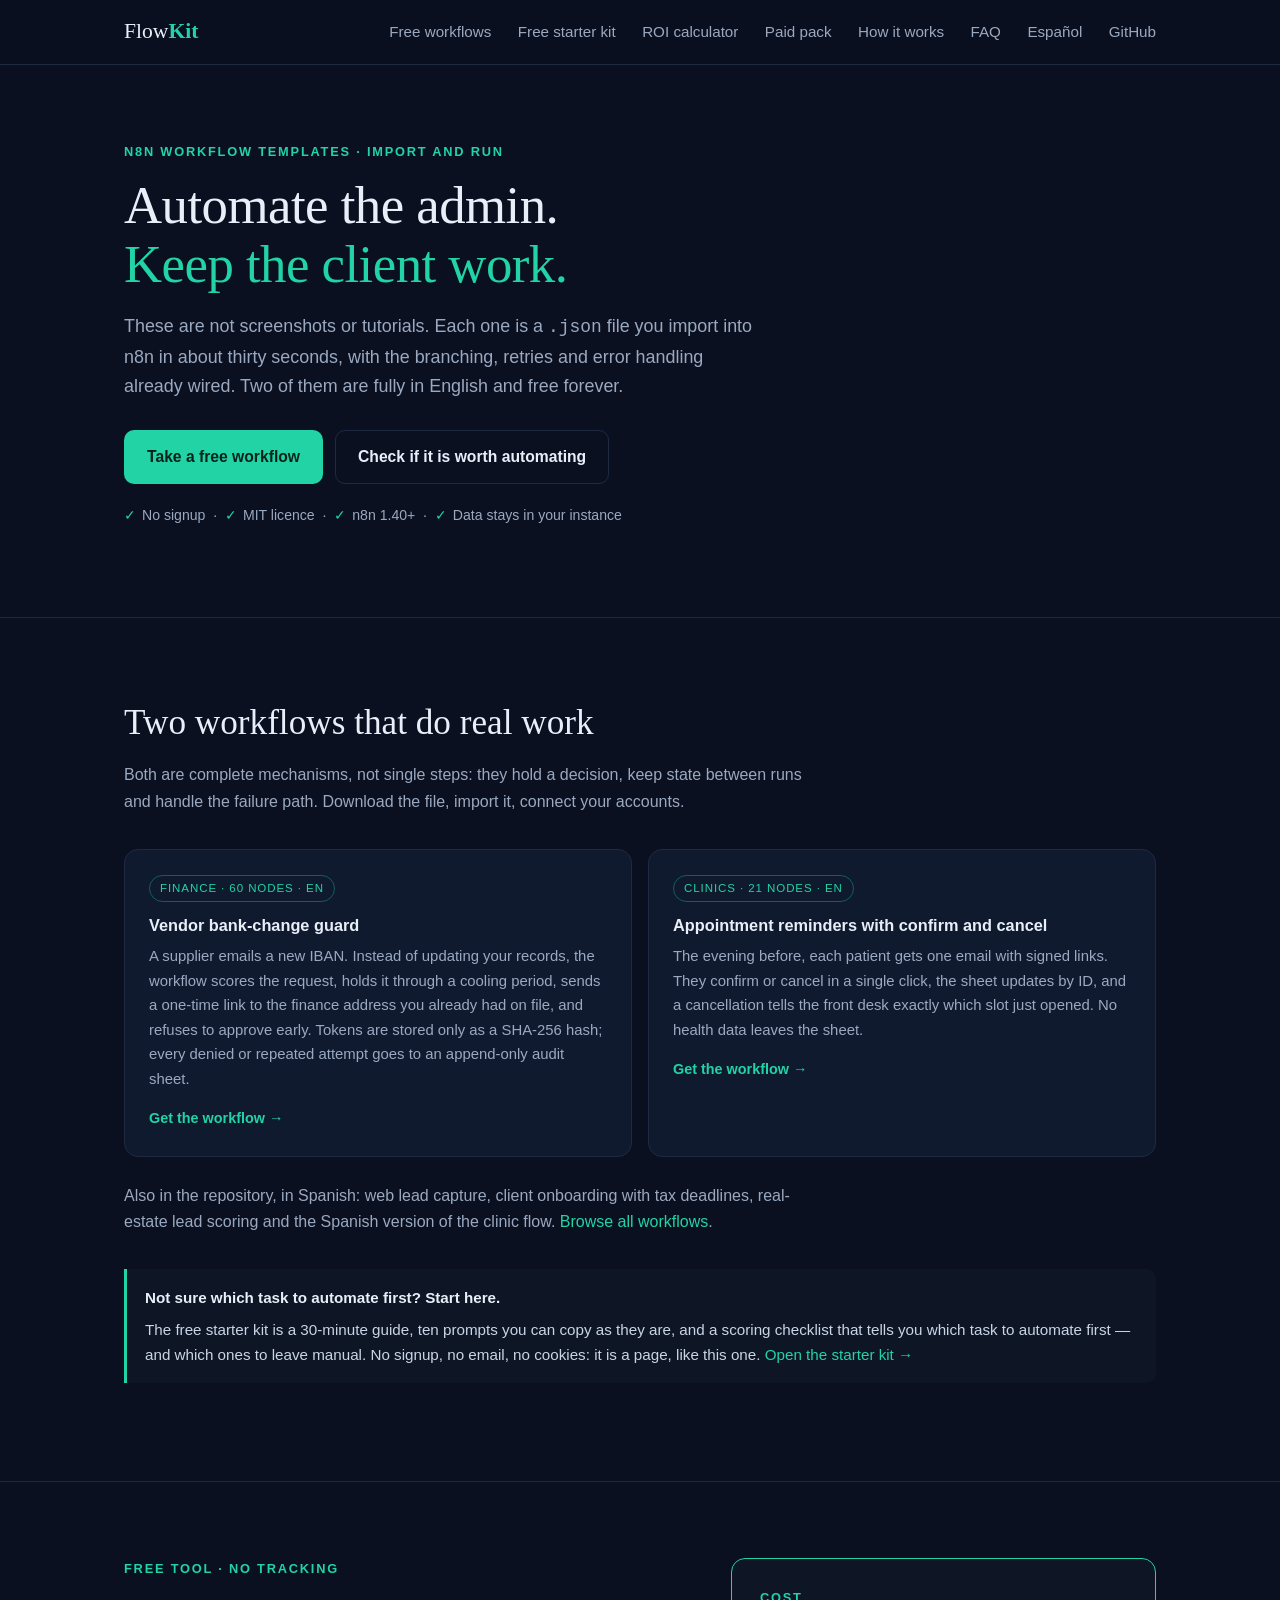
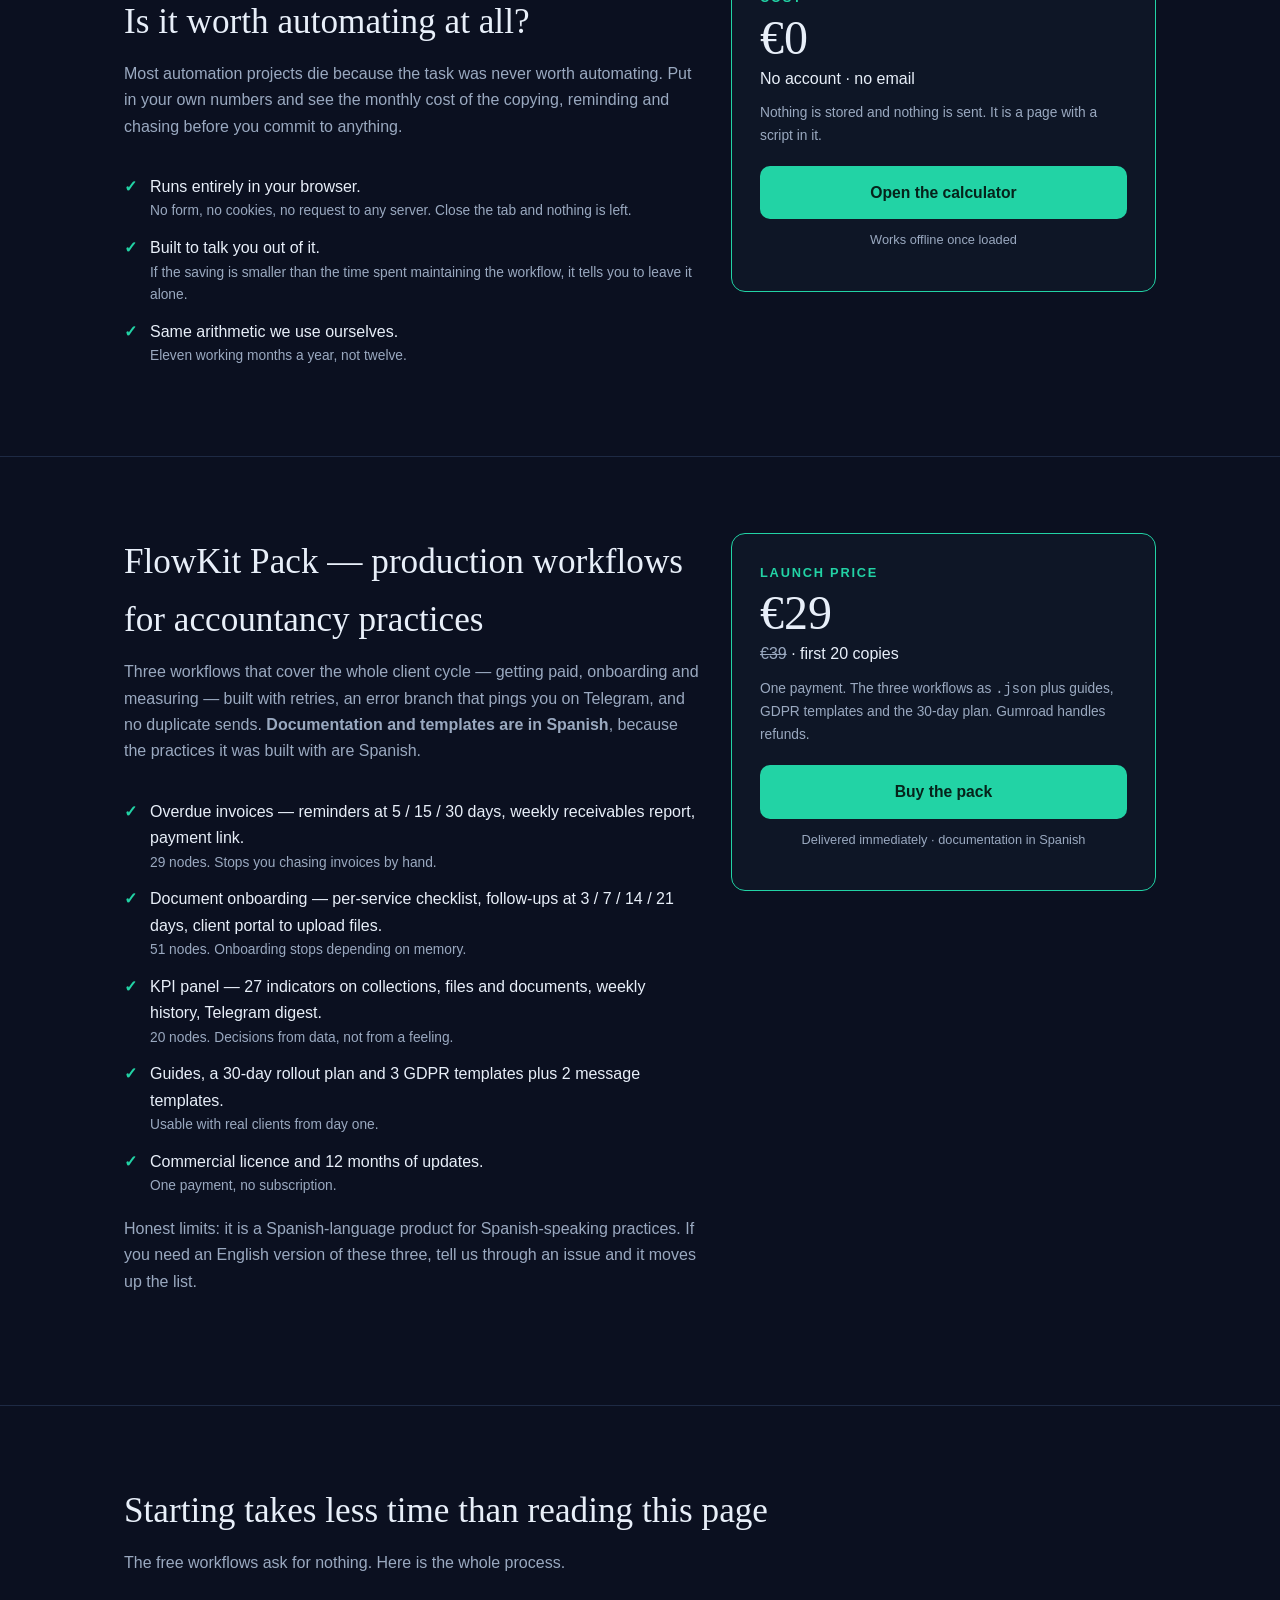
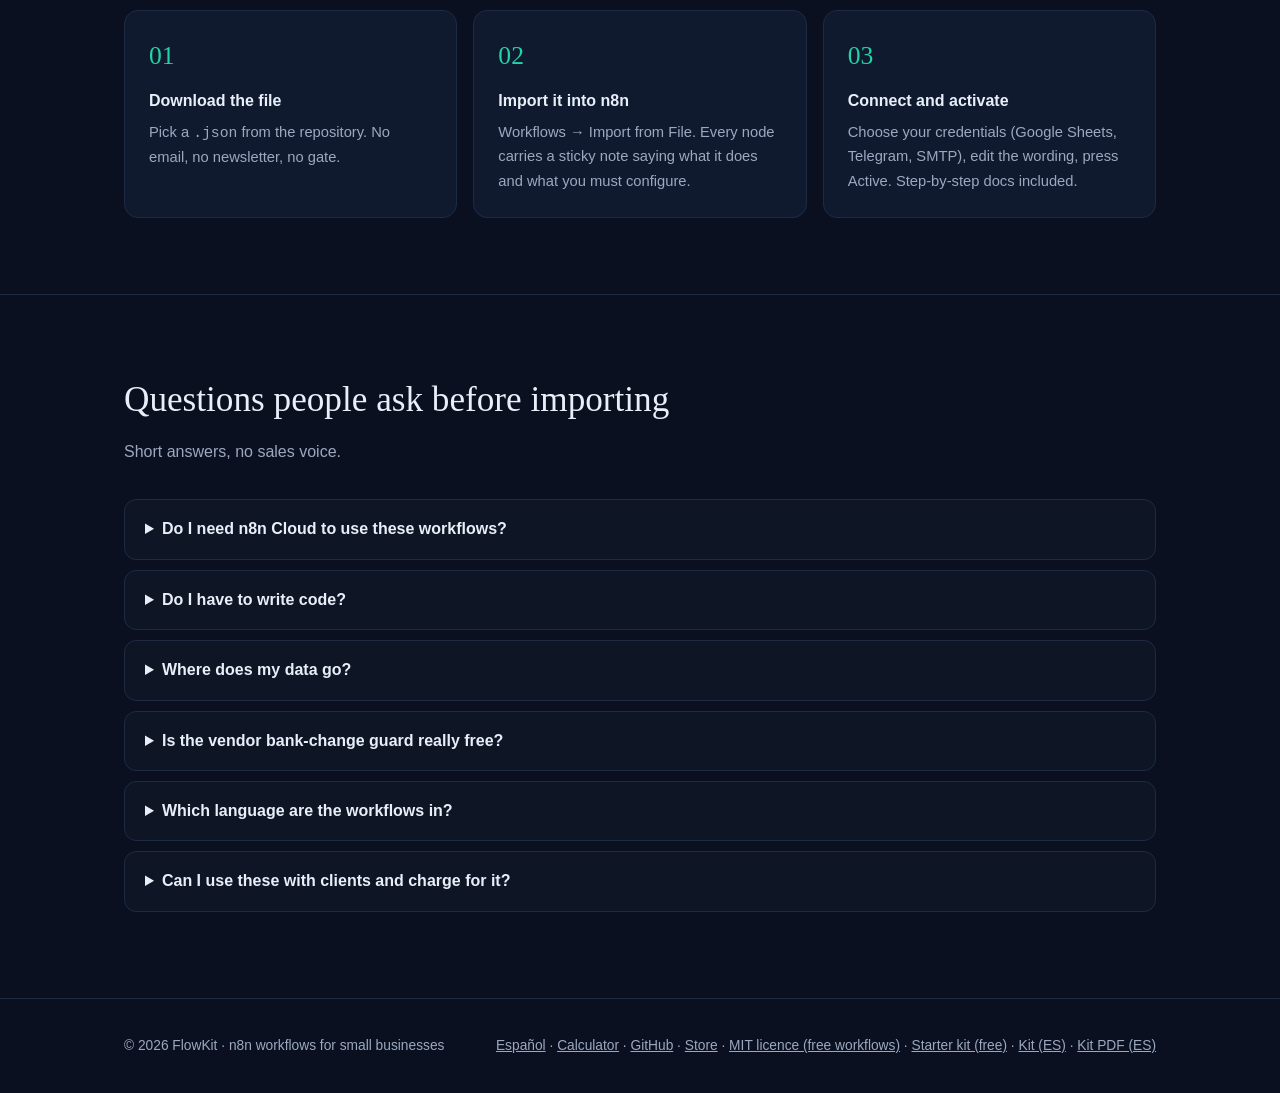
<file: docs/en/index.html>
<!DOCTYPE html>
<html lang="en">
<head>
<meta charset="utf-8">
<meta name="viewport" content="width=device-width, initial-scale=1">
<title>FlowKit — n8n workflow templates you import and run</title>
<meta name="description" content="Free, importable n8n workflows for clinics, finance teams and small practices. Vendor bank-change guard, appointment reminders, ROI calculator. MIT licensed.">
<link rel="canonical" href="https://mrnpvn.github.io/flowkit/en/">
<link rel="alternate" hreflang="en" href="https://mrnpvn.github.io/flowkit/en/">
<link rel="alternate" hreflang="es" href="https://mrnpvn.github.io/flowkit/">
<link rel="alternate" hreflang="x-default" href="https://mrnpvn.github.io/flowkit/">
<link rel="stylesheet" href="../assets/flowkit.css">
<meta property="og:type" content="website">
<meta property="og:title" content="FlowKit — n8n workflow templates you import and run">
<meta property="og:description" content="Free n8n workflows with real logic: a vendor bank-change guard, clinic appointment reminders and an ROI calculator. No account, no signup.">
<meta property="og:image" content="https://mrnpvn.github.io/flowkit/assets/pack-asesoria-wide.png">
<meta property="og:url" content="https://mrnpvn.github.io/flowkit/en/">
<meta property="og:locale" content="en">
<meta property="og:locale:alternate" content="es_ES">
<meta name="twitter:card" content="summary_large_image">
<script type="application/ld+json">
{
  "@context": "https://schema.org",
  "@graph": [
    {
      "@type": "WebSite",
      "name": "FlowKit",
      "url": "https://mrnpvn.github.io/flowkit/en/",
      "inLanguage": "en",
      "description": "Free and paid n8n workflow templates for small businesses and professional practices."
    },
    {
      "@type": "FAQPage",
      "inLanguage": "en",
      "mainEntity": [
        {"@type": "Question", "name": "Do I need n8n Cloud to use these workflows?", "acceptedAnswer": {"@type": "Answer", "text": "No. Every workflow runs on n8n self-hosted (free) and on n8n Cloud, version 1.40 or newer. You only need accounts for the services each workflow touches: Google Sheets, Telegram and email in the examples."}},
        {"@type": "Question", "name": "Do I have to write code?", "acceptedAnswer": {"@type": "Answer", "text": "No. Code nodes ship already written and tested. You edit message text and credentials. Each workflow carries sticky notes inside n8n explaining every step."}},
        {"@type": "Question", "name": "Where does my data go?", "acceptedAnswer": {"@type": "Answer", "text": "It stays in your own n8n instance with your own credentials. Nothing is sent to our servers. There is no tracking script on this site and no cookie banner, because there are no cookies."}},
        {"@type": "Question", "name": "Is the vendor bank-change guard really free?", "acceptedAnswer": {"@type": "Answer", "text": "Yes. The 60-node workflow, its documentation and its unit-tested logic are MIT licensed and live in the public repository. No account, no email required."}},
        {"@type": "Question", "name": "Which language are the workflows in?", "acceptedAnswer": {"@type": "Answer", "text": "The clinic and finance workflows are fully in English, including node names, sticky notes and emails. The four sector workflows for Spanish-speaking practices are in Spanish; the paid pack is Spanish-language only for now."}}
      ]
    }
  ]
}
</script>
</head>
<body>

<header>
  <div class="wrap">
    <a class="brand" href="./">Flow<b>Kit</b></a>
    <nav>
      <a href="#free">Free workflows</a>
      <a href="starter-kit/">Free starter kit</a>
      <a href="#calculator">ROI calculator</a>
      <a href="#pack">Paid pack</a>
      <a href="#start">How it works</a>
      <a href="#faq">FAQ</a>
      <a href="../" hreflang="es" lang="es">Español</a>
      <a href="https://github.com/mrnpvn/flowkit" target="_blank" rel="noopener">GitHub</a>
    </nav>
  </div>
</header>

<section>
  <div class="wrap">
    <p class="kicker">n8n workflow templates · import and run</p>
    <h1>Automate the admin.<br><em>Keep the client work.</em></h1>
    <p class="lead">These are not screenshots or tutorials. Each one is a <code>.json</code> file you import into n8n in about thirty seconds, with the branching, retries and error handling already wired. Two of them are fully in English and free forever.</p>
    <div class="cta">
      <a class="btn primary" href="#free">Take a free workflow</a>
      <a class="btn ghost" href="#calculator">Check if it is worth automating</a>
    </div>
    <p class="trust"><span><i>✓</i>No signup</span> &nbsp;·&nbsp; <span><i>✓</i>MIT licence</span> &nbsp;·&nbsp; <span><i>✓</i>n8n 1.40+</span> &nbsp;·&nbsp; <span><i>✓</i>Data stays in your instance</span></p>
  </div>
</section>

<section id="free">
  <div class="wrap">
    <h2>Two workflows that do real work</h2>
    <p class="sub">Both are complete mechanisms, not single steps: they hold a decision, keep state between runs and handle the failure path. Download the file, import it, connect your accounts.</p>
    <div class="grid">
      <article class="card">
        <span class="tag">Finance · 60 nodes · EN</span>
        <h3>Vendor bank-change guard</h3>
        <p>A supplier emails a new IBAN. Instead of updating your records, the workflow scores the request, holds it through a cooling period, sends a one-time link to the finance address you already had on file, and refuses to approve early. Tokens are stored only as a SHA-256 hash; every denied or repeated attempt goes to an append-only audit sheet.</p>
        <a class="go" href="https://github.com/mrnpvn/flowkit/blob/main/workflows/finance/vendor-bank-change-guard.json" target="_blank" rel="noopener">Get the workflow →</a>
      </article>
      <article class="card">
        <span class="tag">Clinics · 21 nodes · EN</span>
        <h3>Appointment reminders with confirm and cancel</h3>
        <p>The evening before, each patient gets one email with signed links. They confirm or cancel in a single click, the sheet updates by ID, and a cancellation tells the front desk exactly which slot just opened. No health data leaves the sheet.</p>
        <a class="go" href="https://github.com/mrnpvn/flowkit/blob/main/workflows/clinica/appointment-reminders-confirm-cancel.json" target="_blank" rel="noopener">Get the workflow →</a>
      </article>
    </div>
    <p class="sub" style="margin-top:26px">Also in the repository, in Spanish: web lead capture, client onboarding with tax deadlines, real-estate lead scoring and the Spanish version of the clinic flow. <a href="https://github.com/mrnpvn/flowkit/tree/main/workflows" target="_blank" rel="noopener">Browse all workflows</a>.</p>

    <div class="callout" style="margin-top:30px">
      <h3>Not sure which task to automate first? Start here.</h3>
      <p>The free starter kit is a 30-minute guide, ten prompts you can copy as they are, and a scoring checklist that tells you which task to automate first — and which ones to leave manual. No signup, no email, no cookies: it is a page, like this one. <a href="starter-kit/">Open the starter kit →</a></p>
    </div>
  </div>
</section>

<section id="calculator">
  <div class="wrap pack">
    <div>
      <p class="kicker">Free tool · no tracking</p>
      <h2>Is it worth automating at all?</h2>
      <p class="sub">Most automation projects die because the task was never worth automating. Put in your own numbers and see the monthly cost of the copying, reminding and chasing before you commit to anything.</p>
      <ul class="check">
        <li>Runs entirely in your browser.<small>No form, no cookies, no request to any server. Close the tab and nothing is left.</small></li>
        <li>Built to talk you out of it.<small>If the saving is smaller than the time spent maintaining the workflow, it tells you to leave it alone.</small></li>
        <li>Same arithmetic we use ourselves.<small>Eleven working months a year, not twelve.</small></li>
      </ul>
    </div>
    <aside class="price">
      <p class="kicker" style="margin-bottom:0">Cost</p>
      <div class="now">€0</div>
      <div>No account · no email</div>
      <p class="note">Nothing is stored and nothing is sent. It is a page with a script in it.</p>
      <a class="btn primary" href="roi-calculator/">Open the calculator</a>
      <p class="mini">Works offline once loaded</p>
    </aside>
  </div>
</section>

<section id="pack">
  <div class="wrap pack">
    <div>
      <h2>FlowKit Pack — production workflows for accountancy practices</h2>
      <p class="sub">Three workflows that cover the whole client cycle — getting paid, onboarding and measuring — built with retries, an error branch that pings you on Telegram, and no duplicate sends. <strong>Documentation and templates are in Spanish</strong>, because the practices it was built with are Spanish.</p>
      <ul class="check">
        <li>Overdue invoices — reminders at 5 / 15 / 30 days, weekly receivables report, payment link.<small>29 nodes. Stops you chasing invoices by hand.</small></li>
        <li>Document onboarding — per-service checklist, follow-ups at 3 / 7 / 14 / 21 days, client portal to upload files.<small>51 nodes. Onboarding stops depending on memory.</small></li>
        <li>KPI panel — 27 indicators on collections, files and documents, weekly history, Telegram digest.<small>20 nodes. Decisions from data, not from a feeling.</small></li>
        <li>Guides, a 30-day rollout plan and 3 GDPR templates plus 2 message templates.<small>Usable with real clients from day one.</small></li>
        <li>Commercial licence and 12 months of updates.<small>One payment, no subscription.</small></li>
      </ul>
      <p class="sub" style="margin-top:18px">Honest limits: it is a Spanish-language product for Spanish-speaking practices. If you need an English version of these three, tell us through an issue and it moves up the list.</p>
    </div>
    <aside class="price">
      <p class="kicker" style="margin-bottom:0">Launch price</p>
      <div class="now">€29</div>
      <div><span class="before">€39</span> · first 20 copies</div>
      <p class="note">One payment. The three workflows as <code>.json</code> plus guides, GDPR templates and the 30-day plan. Gumroad handles refunds.</p>
      <a class="btn primary" href="https://mrnpvn.gumroad.com/l/flowkit-pack-asesoria">Buy the pack</a>
      <p class="mini">Delivered immediately · documentation in Spanish</p>
    </aside>
  </div>
</section>

<section id="start">
  <div class="wrap">
    <h2>Starting takes less time than reading this page</h2>
    <p class="sub">The free workflows ask for nothing. Here is the whole process.</p>
    <div class="steps">
      <div class="step"><h3>Download the file</h3><p>Pick a <code>.json</code> from the repository. No email, no newsletter, no gate.</p></div>
      <div class="step"><h3>Import it into n8n</h3><p>Workflows → Import from File. Every node carries a sticky note saying what it does and what you must configure.</p></div>
      <div class="step"><h3>Connect and activate</h3><p>Choose your credentials (Google Sheets, Telegram, SMTP), edit the wording, press Active. Step-by-step docs included.</p></div>
    </div>
  </div>
</section>

<section id="faq">
  <div class="wrap">
    <h2>Questions people ask before importing</h2>
    <p class="sub">Short answers, no sales voice.</p>
    <details><summary>Do I need n8n Cloud to use these workflows?</summary><p>No. Every workflow runs on n8n self-hosted (free) and on n8n Cloud, version 1.40 or newer. You only need accounts for the services each workflow touches: Google Sheets, Telegram and email in the examples.</p></details>
    <details><summary>Do I have to write code?</summary><p>No. Code nodes ship already written and tested. You edit message text and credentials. Each workflow carries sticky notes inside n8n explaining every step, plus a written guide.</p></details>
    <details><summary>Where does my data go?</summary><p>It stays in your own n8n instance with your own credentials. Nothing reaches our servers. This site runs no analytics script and sets no cookies, which is also why there is no cookie banner.</p></details>
    <details><summary>Is the vendor bank-change guard really free?</summary><p>Yes. The 60-node workflow, its documentation and the logic tests are MIT licensed and public. There is no paid tier of it. The paid pack is a different product, in Spanish, for accountancy practices.</p></details>
    <details><summary>Which language are the workflows in?</summary><p>The clinic and finance workflows are fully in English: node names, sticky notes, emails, error messages. The four sector workflows for Spanish-speaking practices are in Spanish, and so is the paid pack.</p></details>
    <details><summary>Can I use these with clients and charge for it?</summary><p>The MIT licence lets you use and modify the free workflows commercially, including inside client projects. You may not resell the files as templates. The paid pack carries its own commercial licence.</p></details>
  </div>
</section>

<footer>
  <div class="wrap">
    <div>© 2026 FlowKit · n8n workflows for small businesses</div>
    <div>
      <a href="../" hreflang="es" lang="es">Español</a> ·
      <a href="roi-calculator/">Calculator</a> ·
      <a href="https://github.com/mrnpvn/flowkit" target="_blank" rel="noopener">GitHub</a> ·
      <a href="https://mrnpvn.gumroad.com" target="_blank" rel="noopener">Store</a> ·
      <a href="https://github.com/mrnpvn/flowkit/blob/main/LICENSE" target="_blank" rel="noopener">MIT licence (free workflows)</a> ·
      <a href="starter-kit/">Starter kit (free)</a> ·
      <a href="../kit-arranque/" hreflang="es" lang="es">Kit (ES)</a> ·
      <a href="https://mrnpvn.gumroad.com/l/kit-de-arranque-ia" lang="es">Kit PDF (ES)</a>
    </div>
  </div>
</footer>

</body>
</html>
</file>
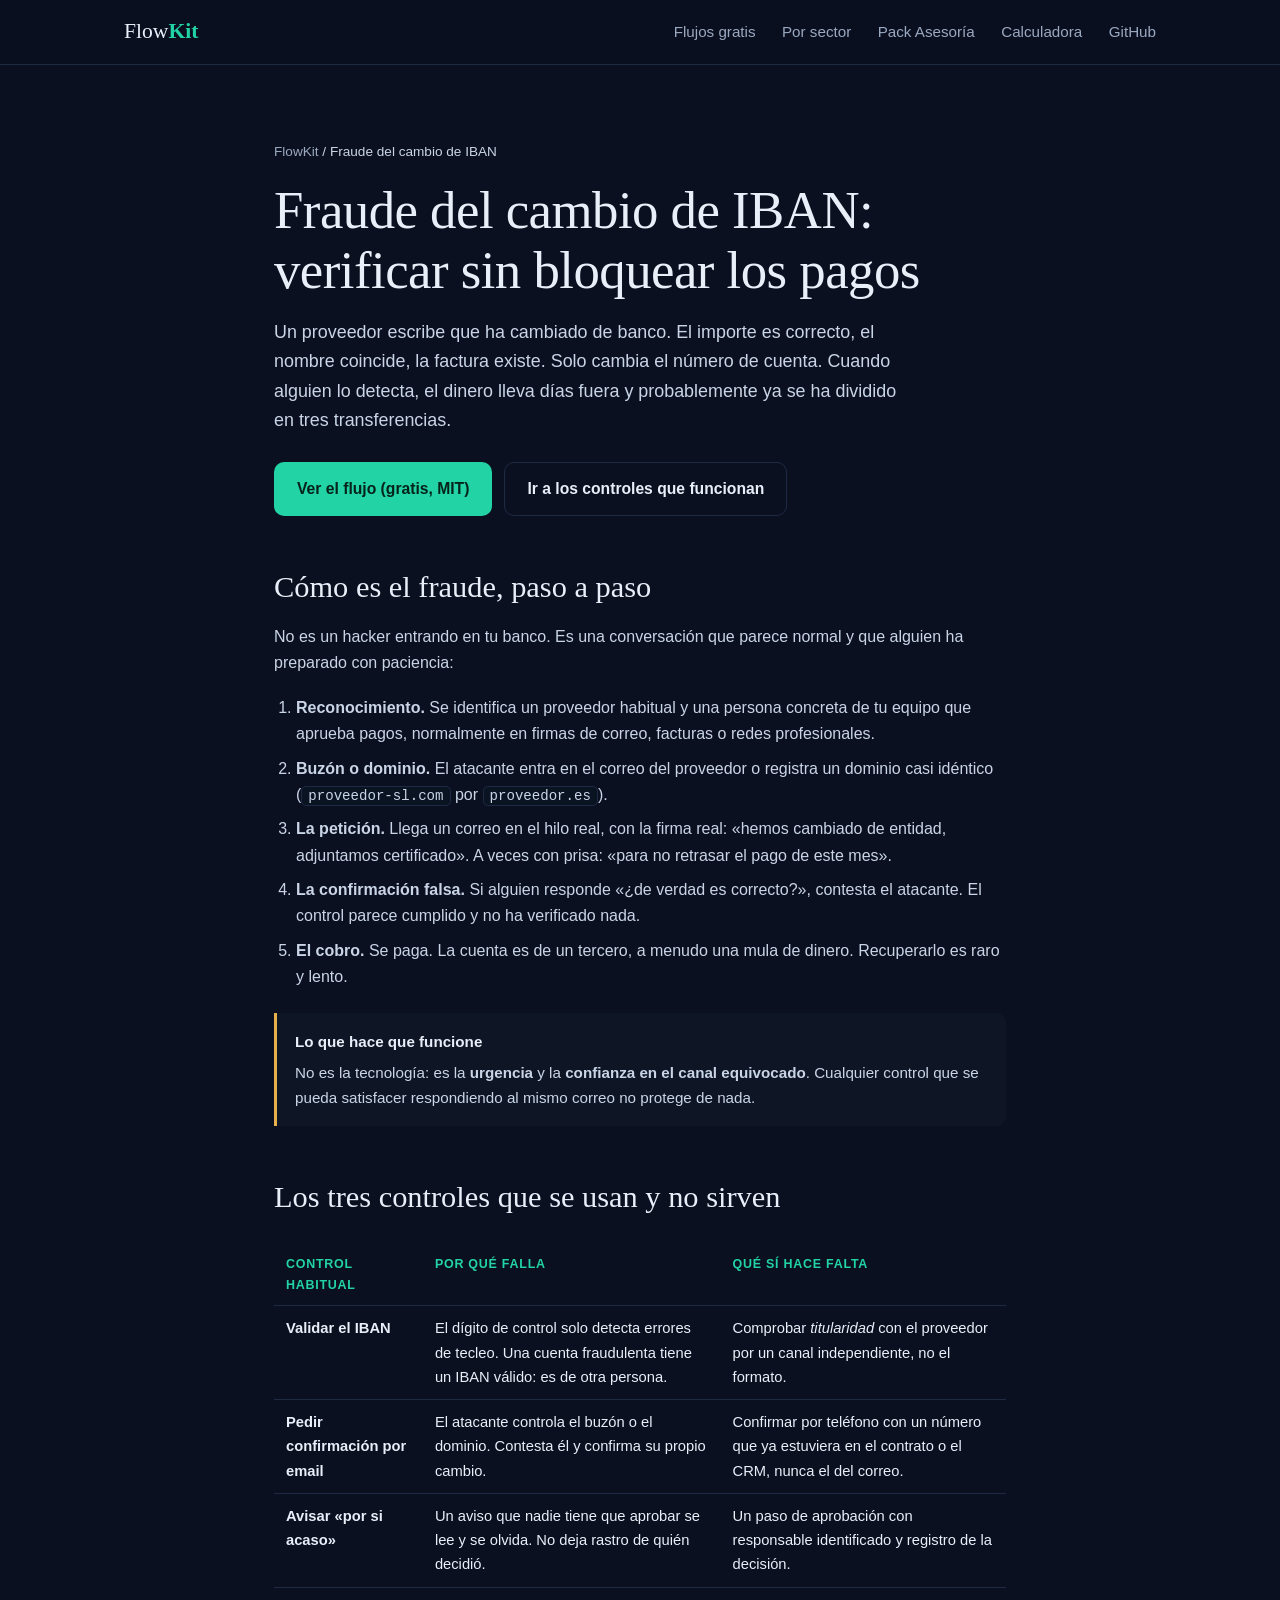
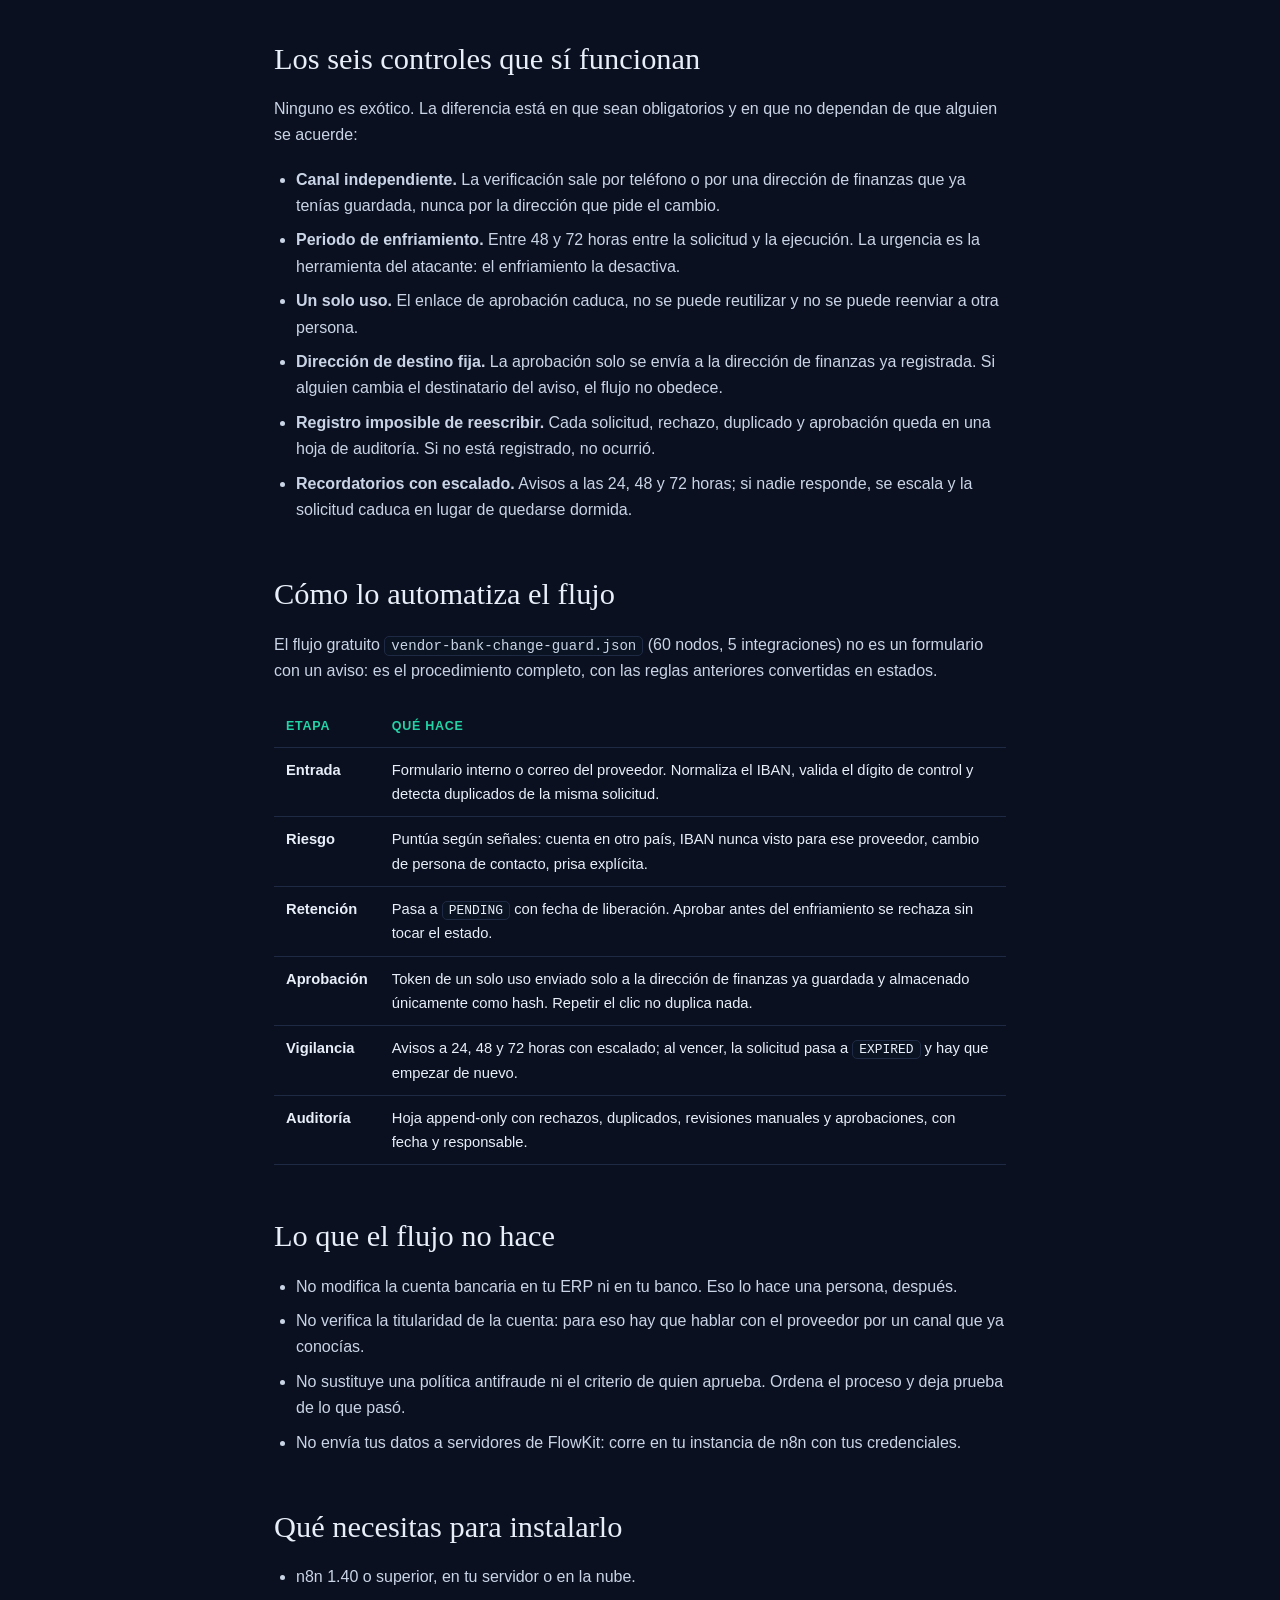
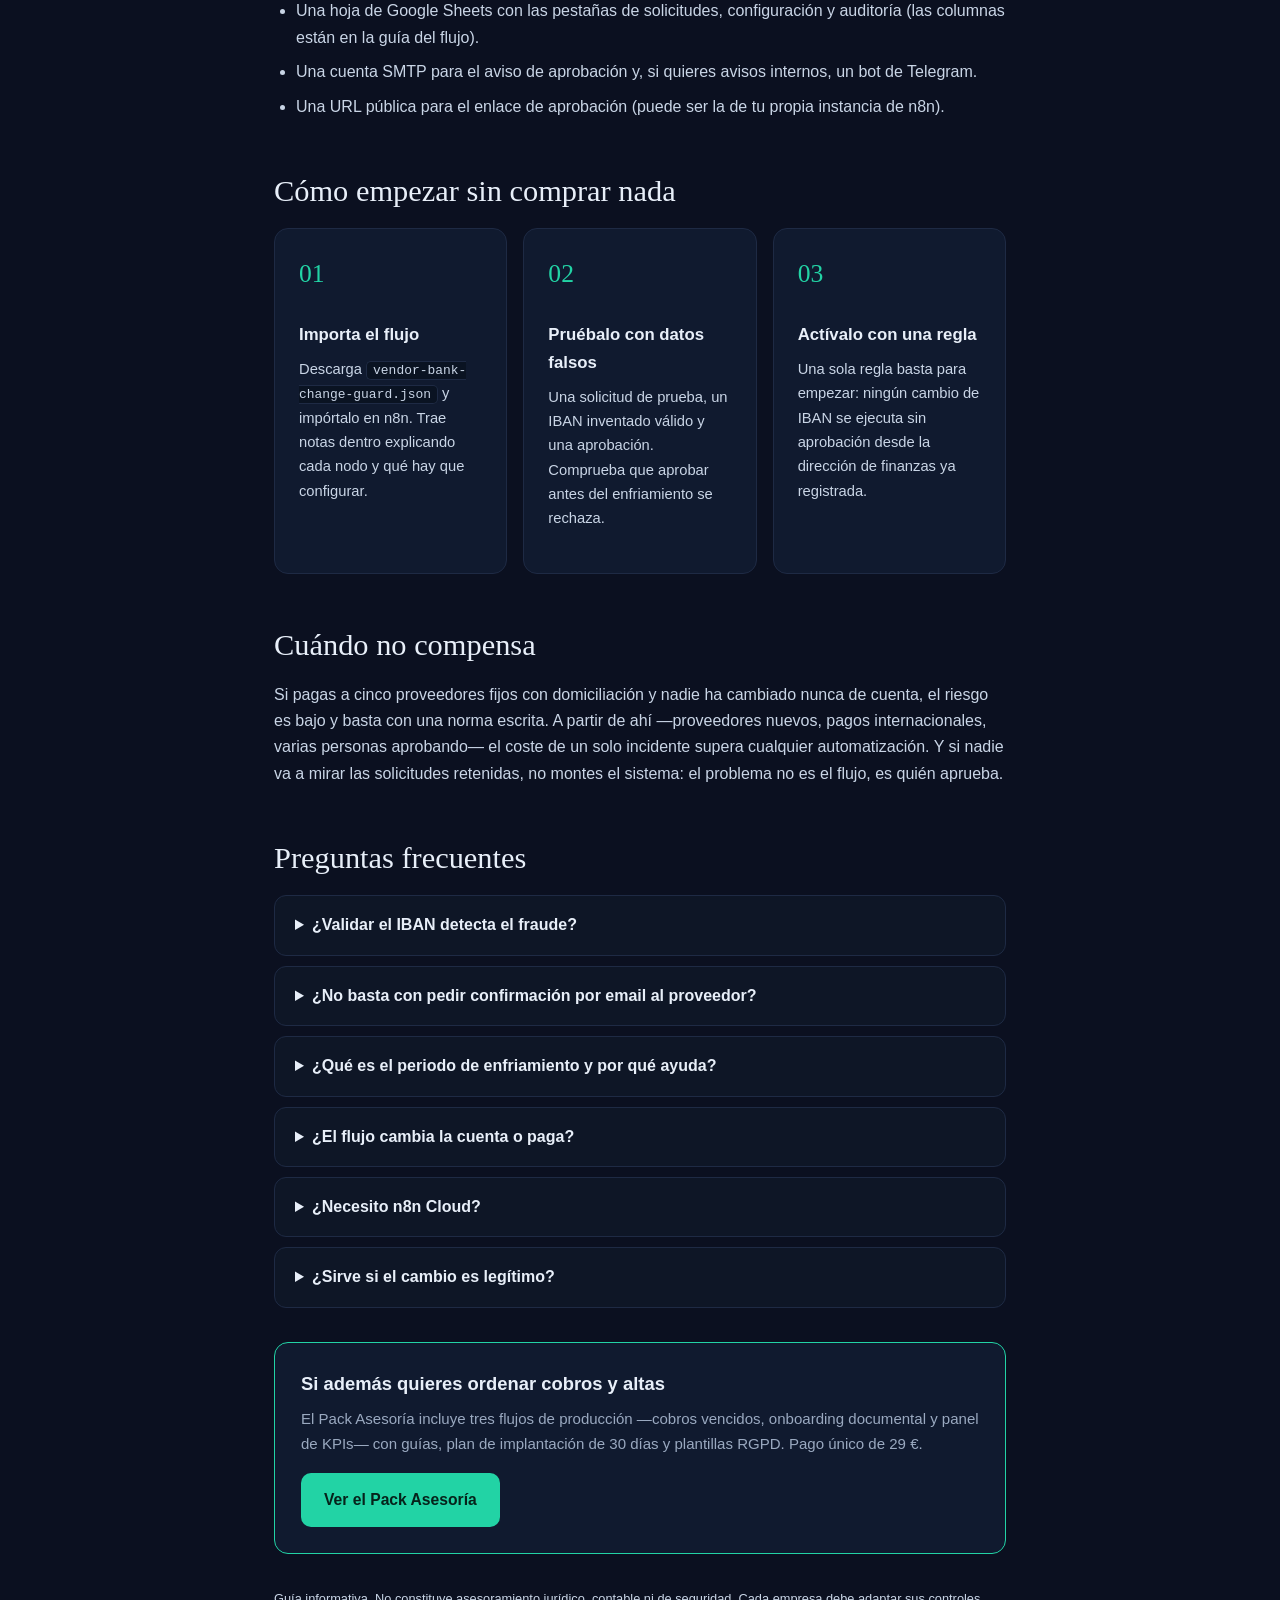
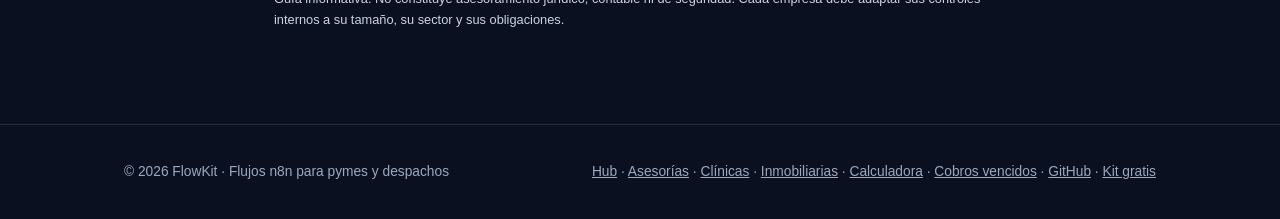
<file: docs/fraude-proveedores/index.html>
<!DOCTYPE html>
<html lang="es">
<head>
<meta charset="utf-8">
<meta name="viewport" content="width=device-width, initial-scale=1">
<title>Fraude del cambio de IBAN: cómo verificar proveedores sin frenar pagos</title>
<meta name="description" content="El fraude del cambio de IBAN (BEC) se cobra una factura entera. Cómo montar una doble verificación real, por qué el email no basta y cómo automatizarlo con n8n.">
<link rel="canonical" href="https://mrnpvn.github.io/flowkit/fraude-proveedores/">
<link rel="stylesheet" href="../assets/flowkit.css">
<meta property="og:type" content="article">
<meta property="og:title" content="Fraude del cambio de IBAN: qué verificar y qué no delegar">
<meta property="og:description" content="Por qué confirmar por email no protege de nada, qué controles sí funcionan y cómo automatizar el proceso sin bloquear los pagos.">
<meta property="og:url" content="https://mrnpvn.github.io/flowkit/fraude-proveedores/">
<meta property="og:image" content="https://mrnpvn.github.io/flowkit/assets/pack-asesoria-wide.png">
<meta name="twitter:card" content="summary_large_image">
<script type="application/ld+json">
{
  "@context": "https://schema.org",
  "@graph": [
    {
      "@type": "Article",
      "headline": "Fraude del cambio de IBAN: qué verificar y qué no delegar",
      "description": "Guía práctica sobre el fraude del cambio de cuenta bancaria de proveedores (BEC): controles que funcionan, controles que no, y automatización con n8n.",
      "datePublished": "2026-10-21",
      "dateModified": "2026-10-21",
      "inLanguage": "es",
      "author": {"@type": "Organization", "name": "FlowKit"},
      "publisher": {"@type": "Organization", "name": "FlowKit"},
      "mainEntityOfPage": "https://mrnpvn.github.io/flowkit/fraude-proveedores/",
      "image": "https://mrnpvn.github.io/flowkit/assets/pack-asesoria-wide.png"
    },
    {
      "@type": "FAQPage",
      "mainEntity": [
        {"@type": "Question", "name": "¿Validar el IBAN detecta el fraude?", "acceptedAnswer": {"@type": "Answer", "text": "No. El dígito de control (mod-97) solo detecta errores de tecleo y transposición. Una cuenta fraudulenta tiene un IBAN perfectamente válido: pertenece a otra persona."}},
        {"@type": "Question", "name": "¿No basta con pedir confirmación por email al proveedor?", "acceptedAnswer": {"@type": "Answer", "text": "No. En el fraude BEC el atacante controla el buzón o el dominio del proveedor, así que contesta él mismo y confirma el cambio. La verificación tiene que salir de un canal que el atacante no controle: un teléfono ya conocido o una dirección de finanzas ya guardada."}},
        {"@type": "Question", "name": "¿Qué es un periodo de enfriamiento y por qué ayuda?", "acceptedAnswer": {"@type": "Answer", "text": "Es un plazo obligatorio (por ejemplo 48 o 72 horas) entre la solicitud de cambio y su aprobación. Rompe la urgencia, que es la palanca principal del fraude, y da tiempo a que alguien del equipo detecte la incoherencia."}},
        {"@type": "Question", "name": "¿El flujo cambia la cuenta bancaria o paga?", "acceptedAnswer": {"@type": "Answer", "text": "No. El flujo no toca tu banco ni tu ERP: recoge la solicitud, valida el formato, calcula el riesgo, retiene el cambio, avisa, exige la aprobación desde la dirección ya guardada y deja un registro. La modificación la hace una persona en el sistema de siempre."}},
        {"@type": "Question", "name": "¿Necesito n8n Cloud o un servidor propio?", "acceptedAnswer": {"@type": "Answer", "text": "Funciona en n8n self-hosted, que es gratuito, y en n8n Cloud desde la versión 1.40. Los datos se quedan en tu instancia, con tus credenciales."}}
      ]
    },
    {
      "@type": "BreadcrumbList",
      "itemListElement": [
        {"@type": "ListItem", "position": 1, "name": "FlowKit", "item": "https://mrnpvn.github.io/flowkit/"},
        {"@type": "ListItem", "position": 2, "name": "Fraude del cambio de IBAN", "item": "https://mrnpvn.github.io/flowkit/fraude-proveedores/"}
      ]
    }
  ]
}
</script>
</head>
<body>

<header>
  <div class="wrap">
    <a class="brand" href="../">Flow<b>Kit</b></a>
    <nav>
      <a href="../#gratis">Flujos gratis</a>
      <a href="../#sectores">Por sector</a>
      <a href="../#pack">Pack Asesoría</a>
      <a href="../calculadora/">Calculadora</a>
      <a href="https://github.com/mrnpvn/flowkit" target="_blank" rel="noopener">GitHub</a>
    </nav>
  </div>
</header>

<section>
  <div class="wrap post">
    <p class="crumbs"><a href="../">FlowKit</a> / Fraude del cambio de IBAN</p>
    <h1>Fraude del cambio de IBAN: verificar sin bloquear los pagos</h1>
    <p class="lead">Un proveedor escribe que ha cambiado de banco. El importe es correcto, el nombre coincide, la factura existe. Solo cambia el número de cuenta. Cuando alguien lo detecta, el dinero lleva días fuera y probablemente ya se ha dividido en tres transferencias.</p>
    <div class="cta">
      <a class="btn primary" href="https://github.com/mrnpvn/flowkit/blob/main/workflows/finance/vendor-bank-change-guard.json" target="_blank" rel="noopener">Ver el flujo (gratis, MIT)</a>
      <a class="btn ghost" href="#controles">Ir a los controles que funcionan</a>
    </div>

    <h2>Cómo es el fraude, paso a paso</h2>
    <p>No es un hacker entrando en tu banco. Es una conversación que parece normal y que alguien ha preparado con paciencia:</p>
    <ol>
      <li><strong>Reconocimiento.</strong> Se identifica un proveedor habitual y una persona concreta de tu equipo que aprueba pagos, normalmente en firmas de correo, facturas o redes profesionales.</li>
      <li><strong>Buzón o dominio.</strong> El atacante entra en el correo del proveedor o registra un dominio casi idéntico (<code>proveedor-sl.com</code> por <code>proveedor.es</code>).</li>
      <li><strong>La petición.</strong> Llega un correo en el hilo real, con la firma real: «hemos cambiado de entidad, adjuntamos certificado». A veces con prisa: «para no retrasar el pago de este mes».</li>
      <li><strong>La confirmación falsa.</strong> Si alguien responde «¿de verdad es correcto?», contesta el atacante. El control parece cumplido y no ha verificado nada.</li>
      <li><strong>El cobro.</strong> Se paga. La cuenta es de un tercero, a menudo una mula de dinero. Recuperarlo es raro y lento.</li>
    </ol>

    <div class="callout warn">
      <h3>Lo que hace que funcione</h3>
      <p>No es la tecnología: es la <strong>urgencia</strong> y la <strong>confianza en el canal equivocado</strong>. Cualquier control que se pueda satisfacer respondiendo al mismo correo no protege de nada.</p>
    </div>

    <h2>Los tres controles que se usan y no sirven</h2>
    <table>
      <thead><tr><th>Control habitual</th><th>Por qué falla</th><th>Qué sí hace falta</th></tr></thead>
      <tbody>
        <tr><td><strong>Validar el IBAN</strong></td><td>El dígito de control solo detecta errores de tecleo. Una cuenta fraudulenta tiene un IBAN válido: es de otra persona.</td><td>Comprobar <em>titularidad</em> con el proveedor por un canal independiente, no el formato.</td></tr>
        <tr><td><strong>Pedir confirmación por email</strong></td><td>El atacante controla el buzón o el dominio. Contesta él y confirma su propio cambio.</td><td>Confirmar por teléfono con un número que ya estuviera en el contrato o el CRM, nunca el del correo.</td></tr>
        <tr><td><strong>Avisar «por si acaso»</strong></td><td>Un aviso que nadie tiene que aprobar se lee y se olvida. No deja rastro de quién decidió.</td><td>Un paso de aprobación con responsable identificado y registro de la decisión.</td></tr>
      </tbody>
    </table>

    <h2 id="controles">Los seis controles que sí funcionan</h2>
    <p>Ninguno es exótico. La diferencia está en que sean obligatorios y en que no dependan de que alguien se acuerde:</p>
    <ul>
      <li><strong>Canal independiente.</strong> La verificación sale por teléfono o por una dirección de finanzas que ya tenías guardada, nunca por la dirección que pide el cambio.</li>
      <li><strong>Periodo de enfriamiento.</strong> Entre 48 y 72 horas entre la solicitud y la ejecución. La urgencia es la herramienta del atacante: el enfriamiento la desactiva.</li>
      <li><strong>Un solo uso.</strong> El enlace de aprobación caduca, no se puede reutilizar y no se puede reenviar a otra persona.</li>
      <li><strong>Dirección de destino fija.</strong> La aprobación solo se envía a la dirección de finanzas ya registrada. Si alguien cambia el destinatario del aviso, el flujo no obedece.</li>
      <li><strong>Registro imposible de reescribir.</strong> Cada solicitud, rechazo, duplicado y aprobación queda en una hoja de auditoría. Si no está registrado, no ocurrió.</li>
      <li><strong>Recordatorios con escalado.</strong> Avisos a las 24, 48 y 72 horas; si nadie responde, se escala y la solicitud caduca en lugar de quedarse dormida.</li>
    </ul>

    <h2>Cómo lo automatiza el flujo</h2>
    <p>El flujo gratuito <code>vendor-bank-change-guard.json</code> (60 nodos, 5 integraciones) no es un formulario con un aviso: es el procedimiento completo, con las reglas anteriores convertidas en estados.</p>
    <table>
      <thead><tr><th>Etapa</th><th>Qué hace</th></tr></thead>
      <tbody>
        <tr><td><strong>Entrada</strong></td><td>Formulario interno o correo del proveedor. Normaliza el IBAN, valida el dígito de control y detecta duplicados de la misma solicitud.</td></tr>
        <tr><td><strong>Riesgo</strong></td><td>Puntúa según señales: cuenta en otro país, IBAN nunca visto para ese proveedor, cambio de persona de contacto, prisa explícita.</td></tr>
        <tr><td><strong>Retención</strong></td><td>Pasa a <code>PENDING</code> con fecha de liberación. Aprobar antes del enfriamiento se rechaza sin tocar el estado.</td></tr>
        <tr><td><strong>Aprobación</strong></td><td>Token de un solo uso enviado solo a la dirección de finanzas ya guardada y almacenado únicamente como hash. Repetir el clic no duplica nada.</td></tr>
        <tr><td><strong>Vigilancia</strong></td><td>Avisos a 24, 48 y 72 horas con escalado; al vencer, la solicitud pasa a <code>EXPIRED</code> y hay que empezar de nuevo.</td></tr>
        <tr><td><strong>Auditoría</strong></td><td>Hoja append-only con rechazos, duplicados, revisiones manuales y aprobaciones, con fecha y responsable.</td></tr>
      </tbody>
    </table>

    <h2>Lo que el flujo no hace</h2>
    <ul>
      <li>No modifica la cuenta bancaria en tu ERP ni en tu banco. Eso lo hace una persona, después.</li>
      <li>No verifica la titularidad de la cuenta: para eso hay que hablar con el proveedor por un canal que ya conocías.</li>
      <li>No sustituye una política antifraude ni el criterio de quien aprueba. Ordena el proceso y deja prueba de lo que pasó.</li>
      <li>No envía tus datos a servidores de FlowKit: corre en tu instancia de n8n con tus credenciales.</li>
    </ul>

    <h2>Qué necesitas para instalarlo</h2>
    <ul>
      <li>n8n 1.40 o superior, en tu servidor o en la nube.</li>
      <li>Una hoja de Google Sheets con las pestañas de solicitudes, configuración y auditoría (las columnas están en la guía del flujo).</li>
      <li>Una cuenta SMTP para el aviso de aprobación y, si quieres avisos internos, un bot de Telegram.</li>
      <li>Una URL pública para el enlace de aprobación (puede ser la de tu propia instancia de n8n).</li>
    </ul>

    <h2>Cómo empezar sin comprar nada</h2>
    <div class="steps">
      <div class="step"><h3>Importa el flujo</h3><p>Descarga <code>vendor-bank-change-guard.json</code> y impórtalo en n8n. Trae notas dentro explicando cada nodo y qué hay que configurar.</p></div>
      <div class="step"><h3>Pruébalo con datos falsos</h3><p>Una solicitud de prueba, un IBAN inventado válido y una aprobación. Comprueba que aprobar antes del enfriamiento se rechaza.</p></div>
      <div class="step"><h3>Actívalo con una regla</h3><p>Una sola regla basta para empezar: ningún cambio de IBAN se ejecuta sin aprobación desde la dirección de finanzas ya registrada.</p></div>
    </div>

    <h2>Cuándo no compensa</h2>
    <p>Si pagas a cinco proveedores fijos con domiciliación y nadie ha cambiado nunca de cuenta, el riesgo es bajo y basta con una norma escrita. A partir de ahí —proveedores nuevos, pagos internacionales, varias personas aprobando— el coste de un solo incidente supera cualquier automatización. Y si nadie va a mirar las solicitudes retenidas, no montes el sistema: el problema no es el flujo, es quién aprueba.</p>

    <h2>Preguntas frecuentes</h2>
    <details><summary>¿Validar el IBAN detecta el fraude?</summary><p>No. El dígito de control (mod-97) solo detecta errores de tecleo y transposición. Una cuenta fraudulenta tiene un IBAN perfectamente válido: pertenece a otra persona.</p></details>
    <details><summary>¿No basta con pedir confirmación por email al proveedor?</summary><p>No. En el fraude BEC el atacante controla el buzón o el dominio, así que contesta él mismo y confirma el cambio. La verificación tiene que salir de un canal que el atacante no controle.</p></details>
    <details><summary>¿Qué es el periodo de enfriamiento y por qué ayuda?</summary><p>Un plazo obligatorio de 48 a 72 horas entre la solicitud y la aprobación. Rompe la urgencia, que es la palanca principal del fraude, y da tiempo a detectar la incoherencia.</p></details>
    <details><summary>¿El flujo cambia la cuenta o paga?</summary><p>No. Recoge la solicitud, valida, puntúa, retiene, avisa, exige aprobación y deja registro. La modificación la hace una persona en el sistema de siempre.</p></details>
    <details><summary>¿Necesito n8n Cloud?</summary><p>No. Funciona en n8n self-hosted, que es gratuito, y en n8n Cloud desde la versión 1.40. Los datos se quedan en tu instancia.</p></details>
    <details><summary>¿Sirve si el cambio es legítimo?</summary><p>Sí, y es lo normal. El proveedor real también pasa por el proceso: se valida, se espera el enfriamiento y se aprueba desde finanzas. Solo tarda dos días más, y queda registrado.</p></details>

    <div class="cta-box">
      <h3>Si además quieres ordenar cobros y altas</h3>
      <p>El Pack Asesoría incluye tres flujos de producción —cobros vencidos, onboarding documental y panel de KPIs— con guías, plan de implantación de 30 días y plantillas RGPD. Pago único de 29 €.</p>
      <a class="btn primary" href="https://mrnpvn.gumroad.com/l/flowkit-pack-asesoria">Ver el Pack Asesoría</a>
    </div>
    <p class="footer-note">Guía informativa. No constituye asesoramiento jurídico, contable ni de seguridad. Cada empresa debe adaptar sus controles internos a su tamaño, su sector y sus obligaciones.</p>
  </div>
</section>

<footer>
  <div class="wrap">
    <div>© 2026 FlowKit · Flujos n8n para pymes y despachos</div>
    <div>
      <a href="../">Hub</a> ·
      <a href="../asesoria/">Asesorías</a> ·
      <a href="../clinica/">Clínicas</a> ·
      <a href="../inmobiliaria/">Inmobiliarias</a> ·
      <a href="../calculadora/">Calculadora</a> ·
      <a href="../cobros-vencidos/">Cobros vencidos</a> ·
      <a href="https://github.com/mrnpvn/flowkit" target="_blank" rel="noopener">GitHub</a> ·
      <a href="https://mrnpvn.gumroad.com/l/kit-de-arranque-ia">Kit gratis</a>
    </div>
  </div>
</footer>

</body>
</html>
</file>
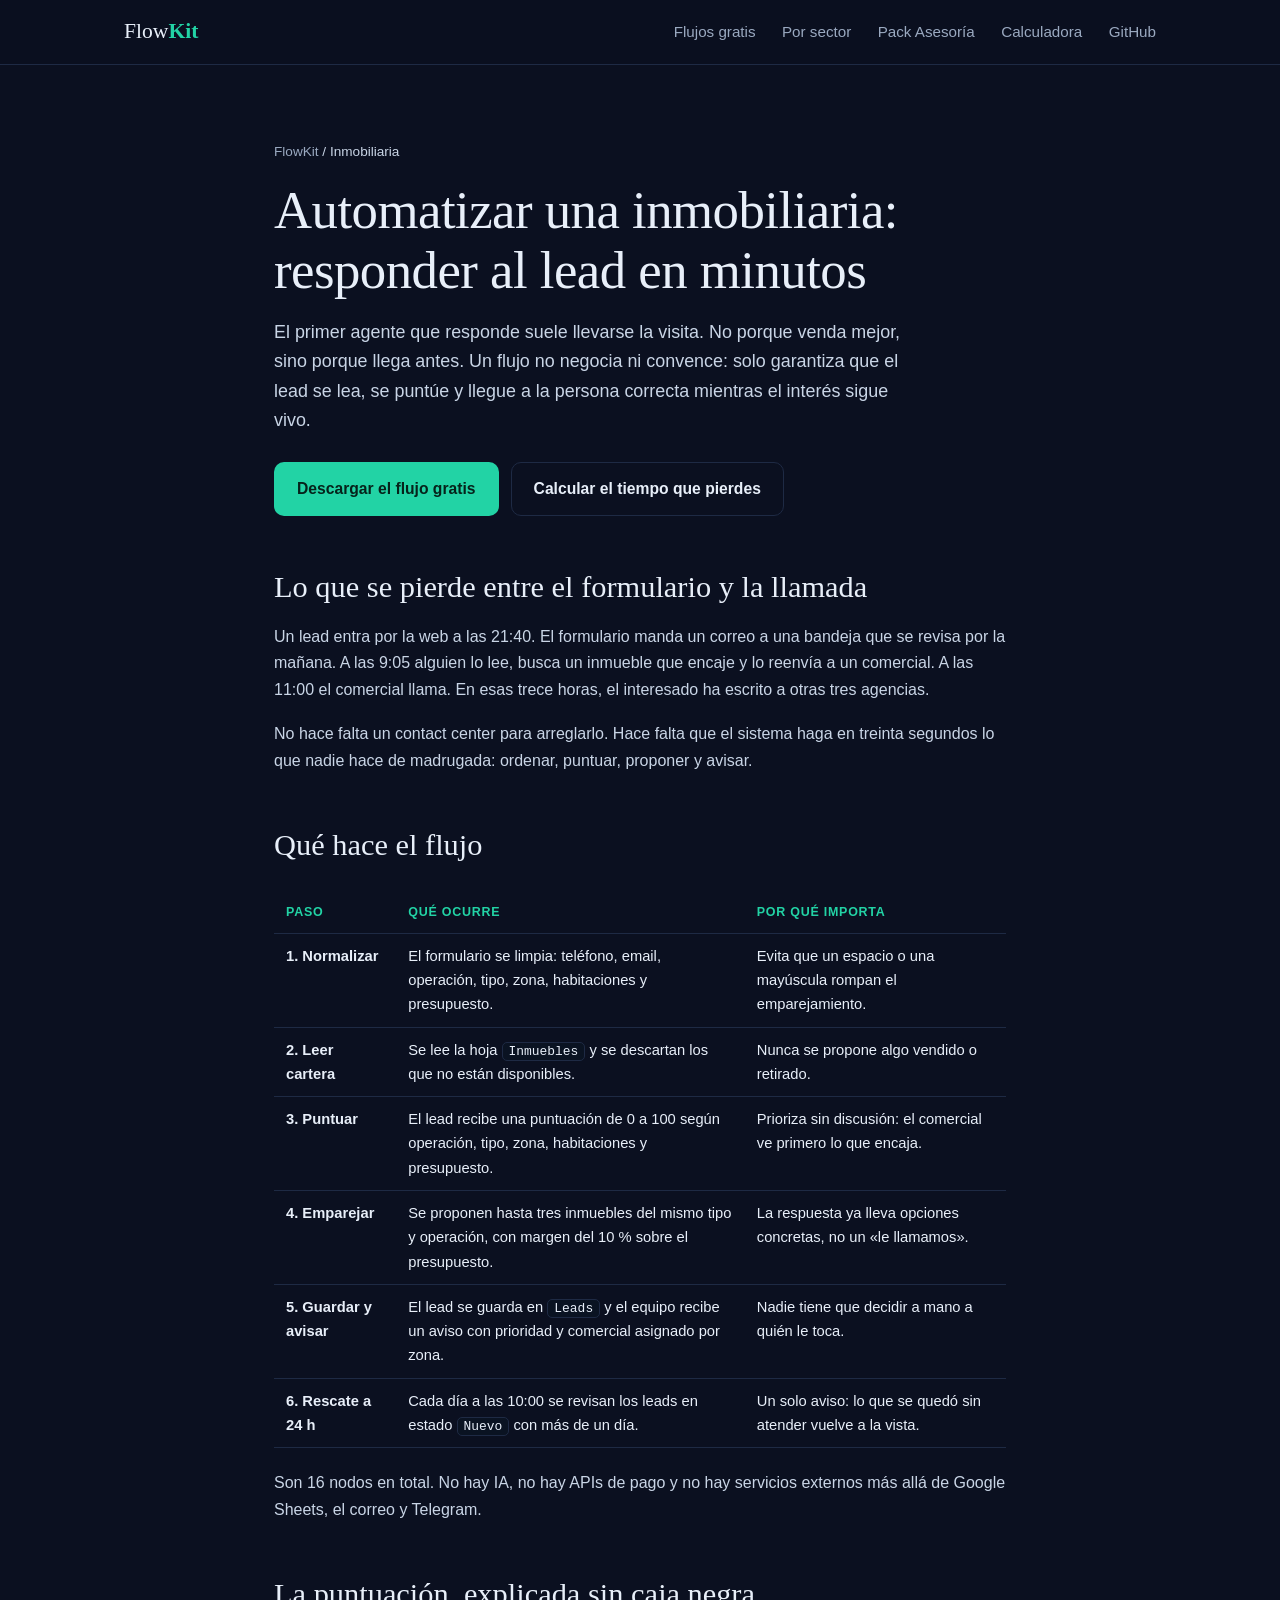
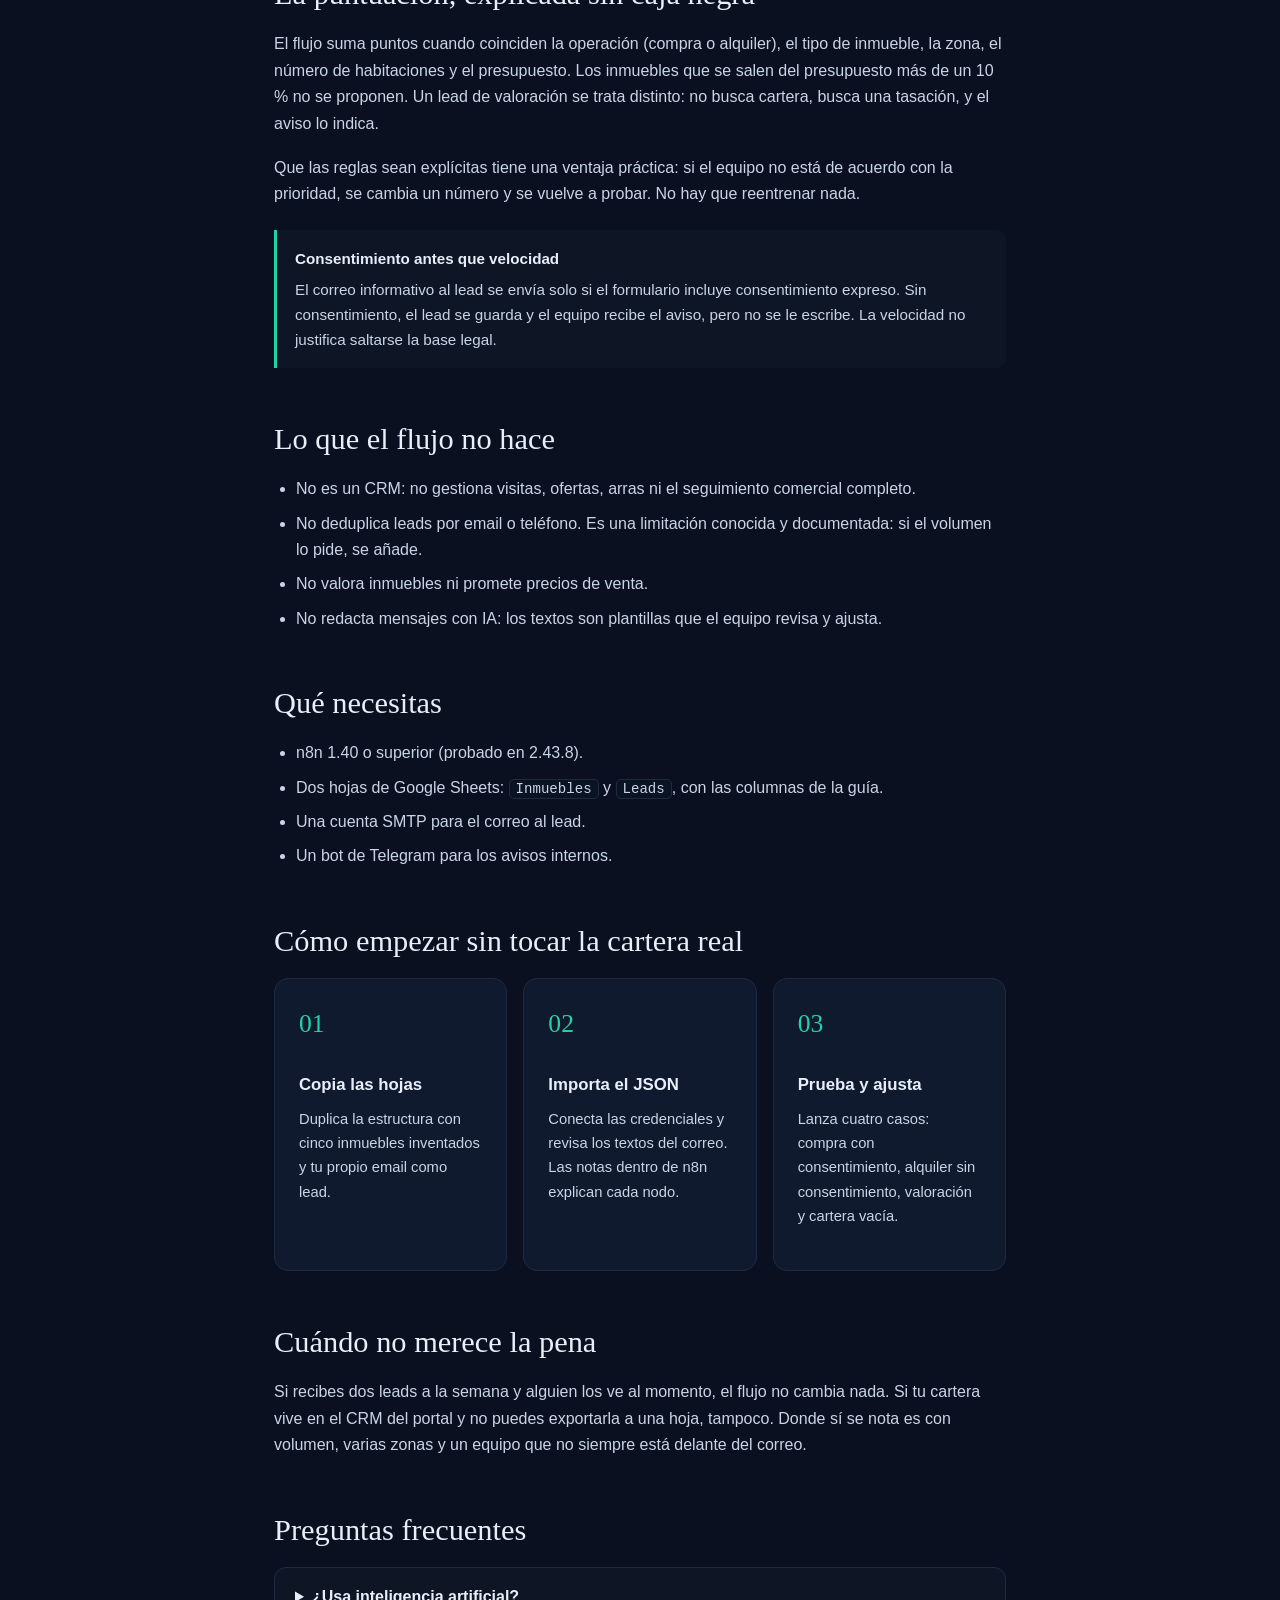
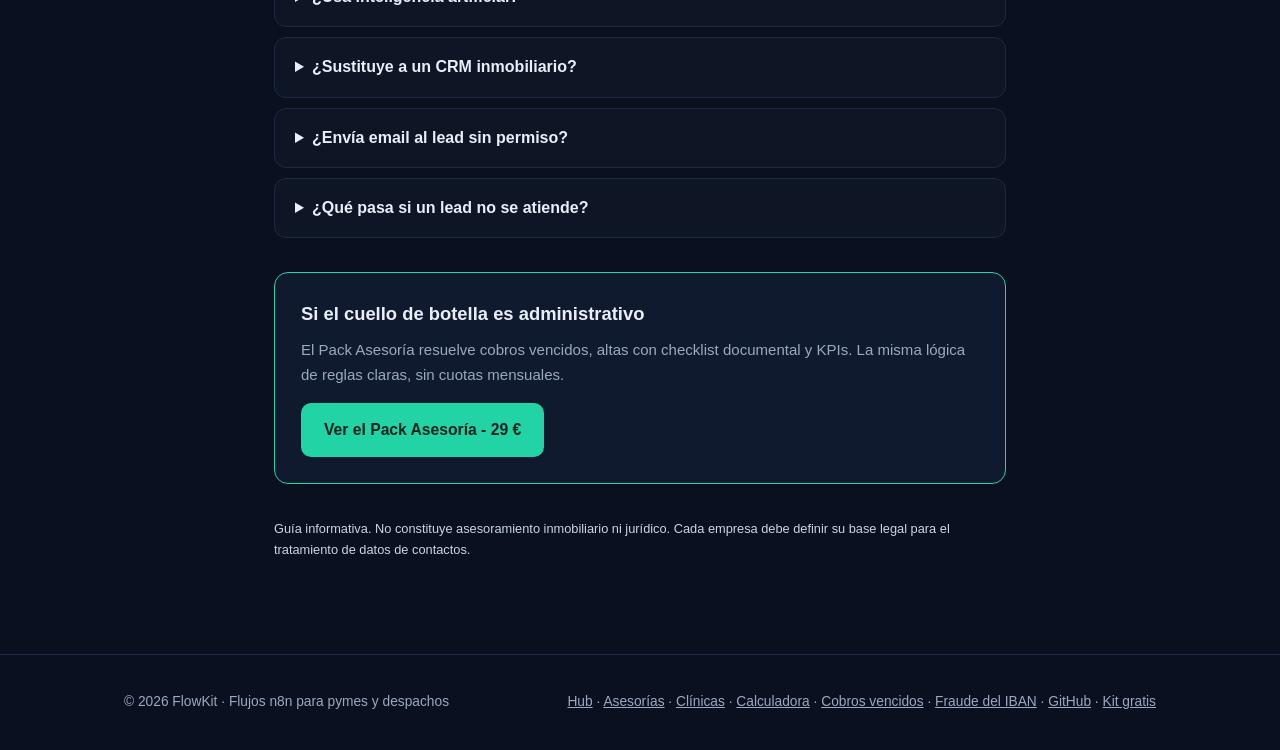
<file: docs/inmobiliaria/index.html>
<!DOCTYPE html>
<html lang="es">
<head>
<meta charset="utf-8">
<meta name="viewport" content="width=device-width, initial-scale=1">
<title>Automatizar una inmobiliaria: responder al lead en minutos</title>
<meta name="description" content="Puntuar un lead, emparejarlo con la cartera y repartirlo por zona en menos de un minuto con n8n. Qué automatizar en una inmobiliaria y qué no.">
<link rel="canonical" href="https://mrnpvn.github.io/flowkit/inmobiliaria/">
<link rel="stylesheet" href="../assets/flowkit.css">
<meta property="og:type" content="article">
<meta property="og:title" content="Automatizar una inmobiliaria: responder al lead en minutos">
<meta property="og:description" content="Puntuación del lead, emparejamiento con la cartera y reparto por zona, sin IA ni APIs de pago.">
<meta property="og:url" content="https://mrnpvn.github.io/flowkit/inmobiliaria/">
<meta property="og:image" content="https://mrnpvn.github.io/flowkit/assets/pack-asesoria-wide.png">
<meta name="twitter:card" content="summary_large_image">
<script type="application/ld+json">
{
  "@context": "https://schema.org",
  "@graph": [
    {
      "@type": "Article",
      "headline": "Automatizar una inmobiliaria: responder al lead en minutos",
      "description": "Guía práctica para puntuar leads, emparejarlos con la cartera y repartirlos por zona con n8n, sin IA ni APIs de pago.",
      "datePublished": "2026-10-20",
      "dateModified": "2026-10-20",
      "inLanguage": "es",
      "author": {"@type": "Organization", "name": "FlowKit"},
      "publisher": {"@type": "Organization", "name": "FlowKit"},
      "mainEntityOfPage": "https://mrnpvn.github.io/flowkit/inmobiliaria/",
      "image": "https://mrnpvn.github.io/flowkit/assets/pack-asesoria-wide.png"
    },
    {
      "@type": "FAQPage",
      "mainEntity": [
        {"@type": "Question", "name": "¿Usa inteligencia artificial?", "acceptedAnswer": {"@type": "Answer", "text": "No. La puntuación y el emparejamiento son reglas explícitas sobre los datos del formulario y la hoja de inmuebles. Se puede leer y corregir sin saber programar."}},
        {"@type": "Question", "name": "¿Sustituye a un CRM inmobiliario?", "acceptedAnswer": {"@type": "Answer", "text": "No. Organiza la primera respuesta y el reparto. El seguimiento comercial posterior sigue en el CRM del equipo."}},
        {"@type": "Question", "name": "¿Envía email al lead sin permiso?", "acceptedAnswer": {"@type": "Answer", "text": "Solo si el formulario incluye consentimiento expreso. Sin consentimiento, el lead se guarda y se avisa al equipo, pero no se le escribe."}},
        {"@type": "Question", "name": "¿Qué pasa si un lead no se atiende?", "acceptedAnswer": {"@type": "Answer", "text": "Un aviso diario a las 10:00 recoge los leads en estado Nuevo con más de 24 horas y manda un único mensaje al equipo."}}
      ]
    },
    {
      "@type": "BreadcrumbList",
      "itemListElement": [
        {"@type": "ListItem", "position": 1, "name": "FlowKit", "item": "https://mrnpvn.github.io/flowkit/"},
        {"@type": "ListItem", "position": 2, "name": "Inmobiliaria", "item": "https://mrnpvn.github.io/flowkit/inmobiliaria/"}
      ]
    }
  ]
}
</script>
</head>
<body>

<header>
  <div class="wrap">
    <a class="brand" href="../">Flow<b>Kit</b></a>
    <nav>
      <a href="../#gratis">Flujos gratis</a>
      <a href="../#sectores">Por sector</a>
      <a href="../#pack">Pack Asesoría</a>
      <a href="../calculadora/">Calculadora</a>
      <a href="https://github.com/mrnpvn/flowkit" target="_blank" rel="noopener">GitHub</a>
    </nav>
  </div>
</header>

<section>
  <div class="wrap post">
    <p class="crumbs"><a href="../">FlowKit</a> / Inmobiliaria</p>
    <h1>Automatizar una inmobiliaria: responder al lead en minutos</h1>
    <p class="lead">El primer agente que responde suele llevarse la visita. No porque venda mejor, sino porque llega antes. Un flujo no negocia ni convence: solo garantiza que el lead se lea, se puntúe y llegue a la persona correcta mientras el interés sigue vivo.</p>
    <div class="cta">
      <a class="btn primary" href="https://github.com/mrnpvn/flowkit/blob/main/workflows/inmobiliaria/captacion-leads-respuesta.json" target="_blank" rel="noopener">Descargar el flujo gratis</a>
      <a class="btn ghost" href="../calculadora/">Calcular el tiempo que pierdes</a>
    </div>

    <h2>Lo que se pierde entre el formulario y la llamada</h2>
    <p>Un lead entra por la web a las 21:40. El formulario manda un correo a una bandeja que se revisa por la mañana. A las 9:05 alguien lo lee, busca un inmueble que encaje y lo reenvía a un comercial. A las 11:00 el comercial llama. En esas trece horas, el interesado ha escrito a otras tres agencias.</p>
    <p>No hace falta un contact center para arreglarlo. Hace falta que el sistema haga en treinta segundos lo que nadie hace de madrugada: ordenar, puntuar, proponer y avisar.</p>

    <h2>Qué hace el flujo</h2>
    <table>
      <thead><tr><th>Paso</th><th>Qué ocurre</th><th>Por qué importa</th></tr></thead>
      <tbody>
        <tr><td><strong>1. Normalizar</strong></td><td>El formulario se limpia: teléfono, email, operación, tipo, zona, habitaciones y presupuesto.</td><td>Evita que un espacio o una mayúscula rompan el emparejamiento.</td></tr>
        <tr><td><strong>2. Leer cartera</strong></td><td>Se lee la hoja <code>Inmuebles</code> y se descartan los que no están disponibles.</td><td>Nunca se propone algo vendido o retirado.</td></tr>
        <tr><td><strong>3. Puntuar</strong></td><td>El lead recibe una puntuación de 0 a 100 según operación, tipo, zona, habitaciones y presupuesto.</td><td>Prioriza sin discusión: el comercial ve primero lo que encaja.</td></tr>
        <tr><td><strong>4. Emparejar</strong></td><td>Se proponen hasta tres inmuebles del mismo tipo y operación, con margen del 10 % sobre el presupuesto.</td><td>La respuesta ya lleva opciones concretas, no un «le llamamos».</td></tr>
        <tr><td><strong>5. Guardar y avisar</strong></td><td>El lead se guarda en <code>Leads</code> y el equipo recibe un aviso con prioridad y comercial asignado por zona.</td><td>Nadie tiene que decidir a mano a quién le toca.</td></tr>
        <tr><td><strong>6. Rescate a 24 h</strong></td><td>Cada día a las 10:00 se revisan los leads en estado <code>Nuevo</code> con más de un día.</td><td>Un solo aviso: lo que se quedó sin atender vuelve a la vista.</td></tr>
      </tbody>
    </table>
    <p>Son 16 nodos en total. No hay IA, no hay APIs de pago y no hay servicios externos más allá de Google Sheets, el correo y Telegram.</p>

    <h2>La puntuación, explicada sin caja negra</h2>
    <p>El flujo suma puntos cuando coinciden la operación (compra o alquiler), el tipo de inmueble, la zona, el número de habitaciones y el presupuesto. Los inmuebles que se salen del presupuesto más de un 10 % no se proponen. Un lead de valoración se trata distinto: no busca cartera, busca una tasación, y el aviso lo indica.</p>
    <p>Que las reglas sean explícitas tiene una ventaja práctica: si el equipo no está de acuerdo con la prioridad, se cambia un número y se vuelve a probar. No hay que reentrenar nada.</p>

    <div class="callout">
      <h3>Consentimiento antes que velocidad</h3>
      <p>El correo informativo al lead se envía solo si el formulario incluye consentimiento expreso. Sin consentimiento, el lead se guarda y el equipo recibe el aviso, pero no se le escribe. La velocidad no justifica saltarse la base legal.</p>
    </div>

    <h2>Lo que el flujo no hace</h2>
    <ul>
      <li>No es un CRM: no gestiona visitas, ofertas, arras ni el seguimiento comercial completo.</li>
      <li>No deduplica leads por email o teléfono. Es una limitación conocida y documentada: si el volumen lo pide, se añade.</li>
      <li>No valora inmuebles ni promete precios de venta.</li>
      <li>No redacta mensajes con IA: los textos son plantillas que el equipo revisa y ajusta.</li>
    </ul>

    <h2>Qué necesitas</h2>
    <ul>
      <li>n8n 1.40 o superior (probado en 2.43.8).</li>
      <li>Dos hojas de Google Sheets: <code>Inmuebles</code> y <code>Leads</code>, con las columnas de la guía.</li>
      <li>Una cuenta SMTP para el correo al lead.</li>
      <li>Un bot de Telegram para los avisos internos.</li>
    </ul>

    <h2>Cómo empezar sin tocar la cartera real</h2>
    <div class="steps">
      <div class="step"><h3>Copia las hojas</h3><p>Duplica la estructura con cinco inmuebles inventados y tu propio email como lead.</p></div>
      <div class="step"><h3>Importa el JSON</h3><p>Conecta las credenciales y revisa los textos del correo. Las notas dentro de n8n explican cada nodo.</p></div>
      <div class="step"><h3>Prueba y ajusta</h3><p>Lanza cuatro casos: compra con consentimiento, alquiler sin consentimiento, valoración y cartera vacía.</p></div>
    </div>

    <h2>Cuándo no merece la pena</h2>
    <p>Si recibes dos leads a la semana y alguien los ve al momento, el flujo no cambia nada. Si tu cartera vive en el CRM del portal y no puedes exportarla a una hoja, tampoco. Donde sí se nota es con volumen, varias zonas y un equipo que no siempre está delante del correo.</p>

    <h2>Preguntas frecuentes</h2>
    <details><summary>¿Usa inteligencia artificial?</summary><p>No. La puntuación y el emparejamiento son reglas explícitas sobre los datos del formulario y de la cartera. Se pueden leer, discutir y corregir.</p></details>
    <details><summary>¿Sustituye a un CRM inmobiliario?</summary><p>No. Organiza la primera respuesta y el reparto. El seguimiento posterior sigue en el CRM del equipo.</p></details>
    <details><summary>¿Envía email al lead sin permiso?</summary><p>No. Solo con consentimiento expreso en el formulario. Sin consentimiento se guarda el lead y se avisa al equipo.</p></details>
    <details><summary>¿Qué pasa si un lead no se atiende?</summary><p>Un aviso diario a las 10:00 recoge los leads en estado Nuevo con más de 24 horas y manda un único mensaje al equipo.</p></details>

    <div class="cta-box">
      <h3>Si el cuello de botella es administrativo</h3>
      <p>El Pack Asesoría resuelve cobros vencidos, altas con checklist documental y KPIs. La misma lógica de reglas claras, sin cuotas mensuales.</p>
      <a class="btn primary" href="https://mrnpvn.gumroad.com/l/flowkit-pack-asesoria">Ver el Pack Asesoría - 29 €</a>
    </div>
    <p class="footer-note">Guía informativa. No constituye asesoramiento inmobiliario ni jurídico. Cada empresa debe definir su base legal para el tratamiento de datos de contactos.</p>
  </div>
</section>

<footer>
  <div class="wrap">
    <div>© 2026 FlowKit · Flujos n8n para pymes y despachos</div>
    <div>
      <a href="../">Hub</a> ·
      <a href="../asesoria/">Asesorías</a> ·
      <a href="../clinica/">Clínicas</a> ·
      <a href="../calculadora/">Calculadora</a> ·
      <a href="../cobros-vencidos/">Cobros vencidos</a> ·
      <a href="../fraude-proveedores/">Fraude del IBAN</a> ·
      <a href="https://github.com/mrnpvn/flowkit" target="_blank" rel="noopener">GitHub</a> ·
      <a href="https://mrnpvn.gumroad.com/l/kit-de-arranque-ia">Kit gratis</a>
    </div>
  </div>
</footer>

</body>
</html>
</file>
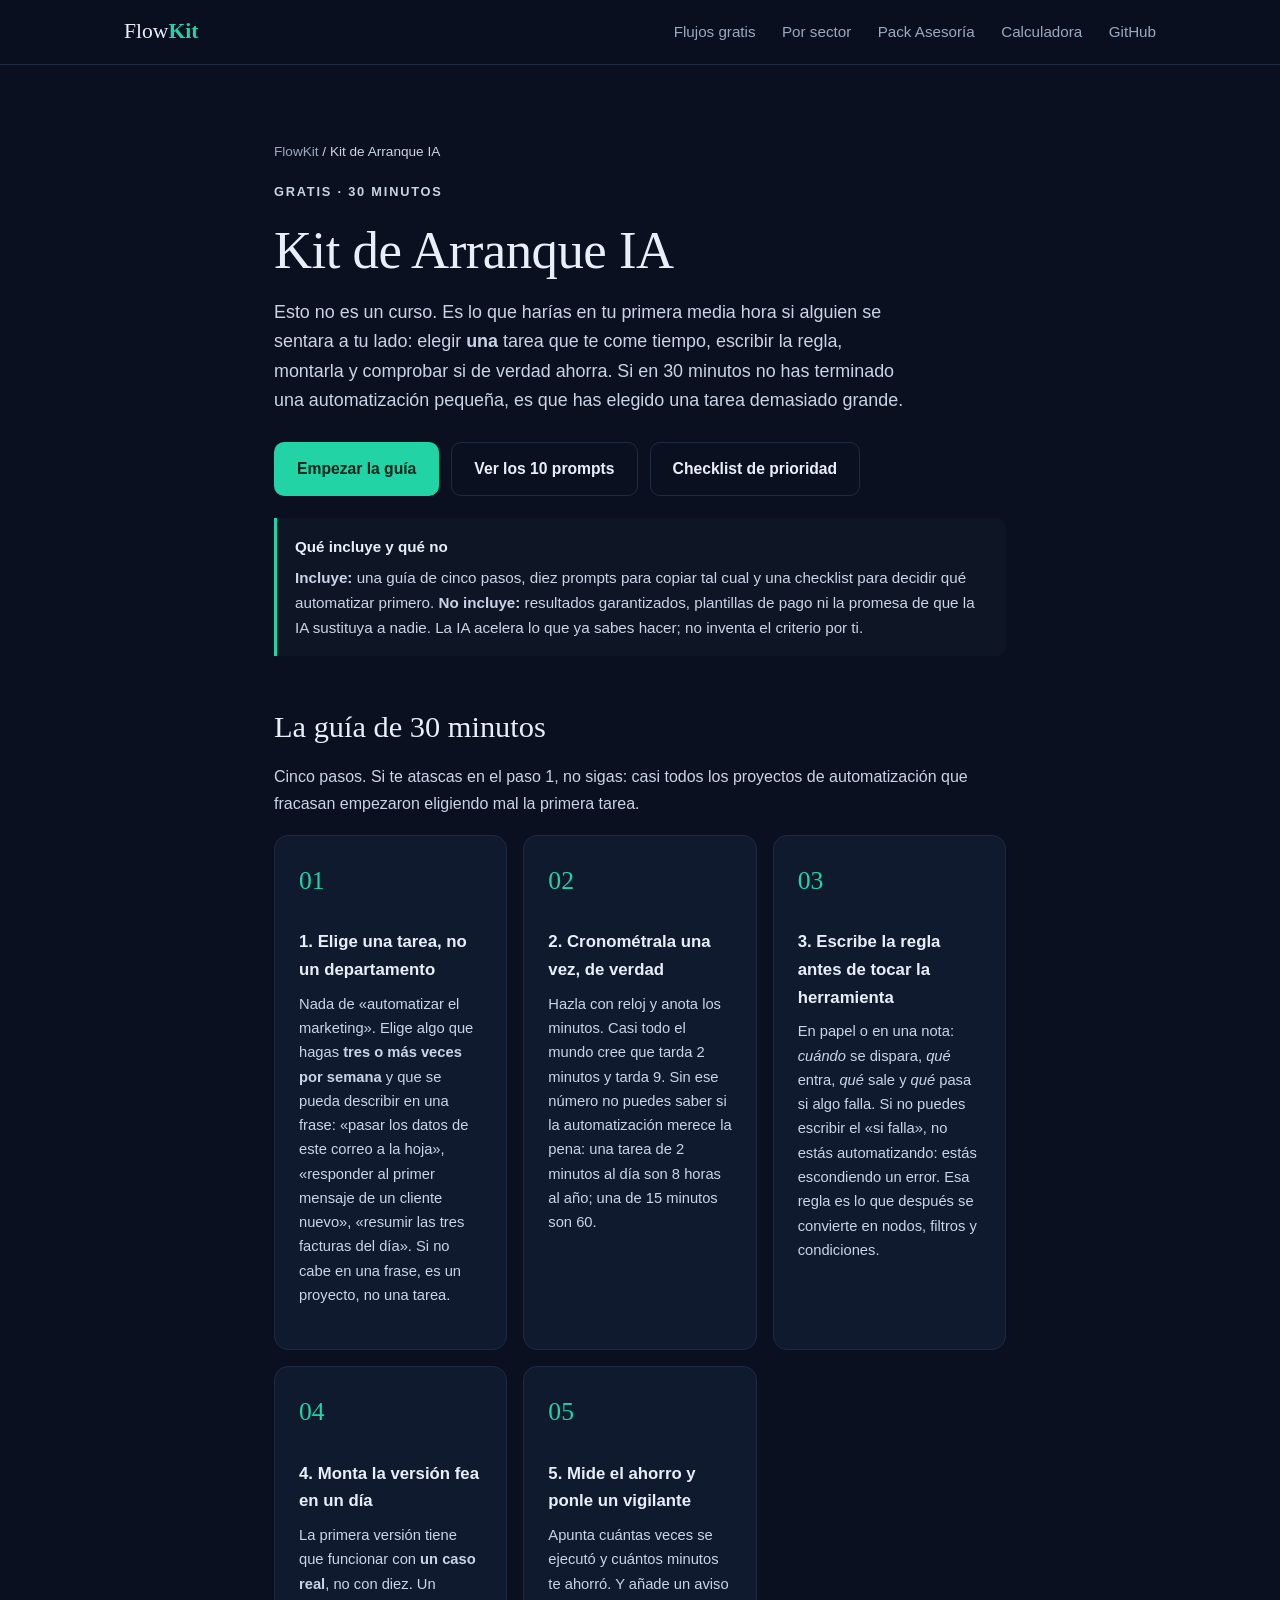
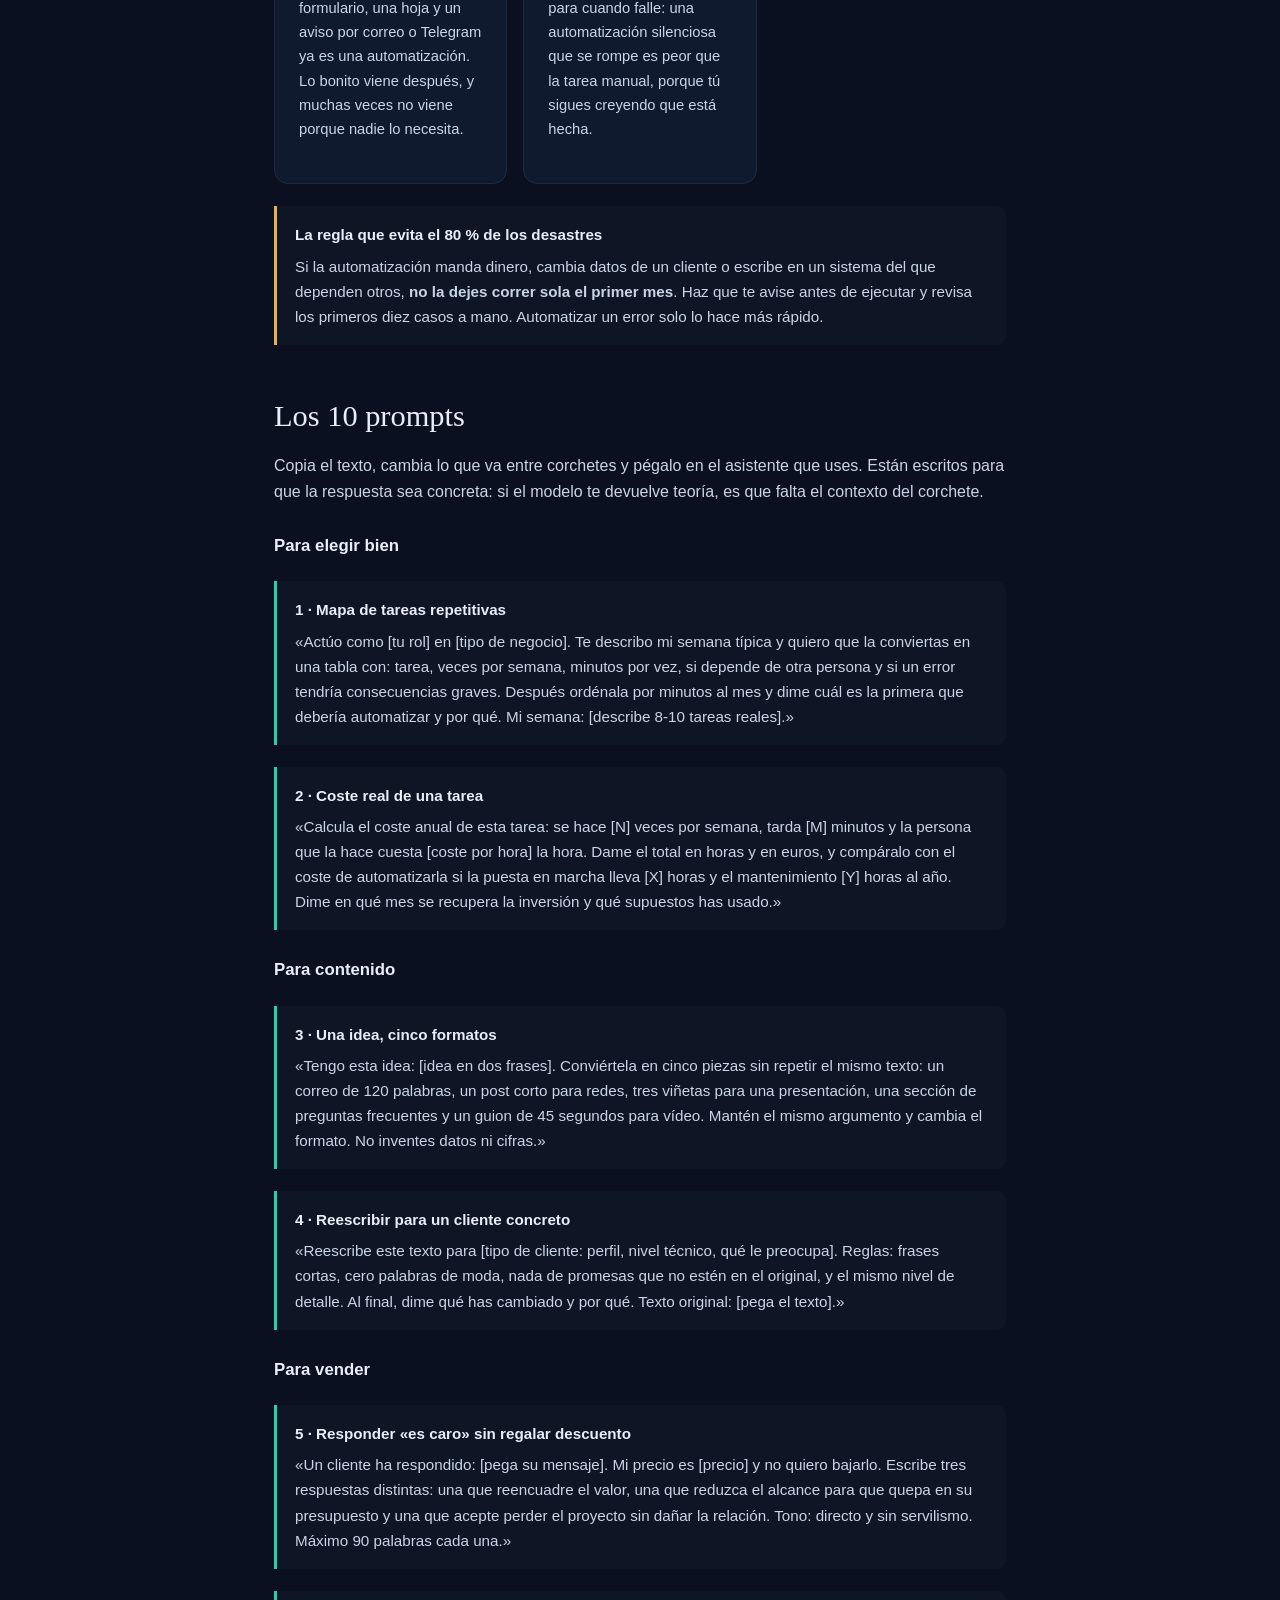
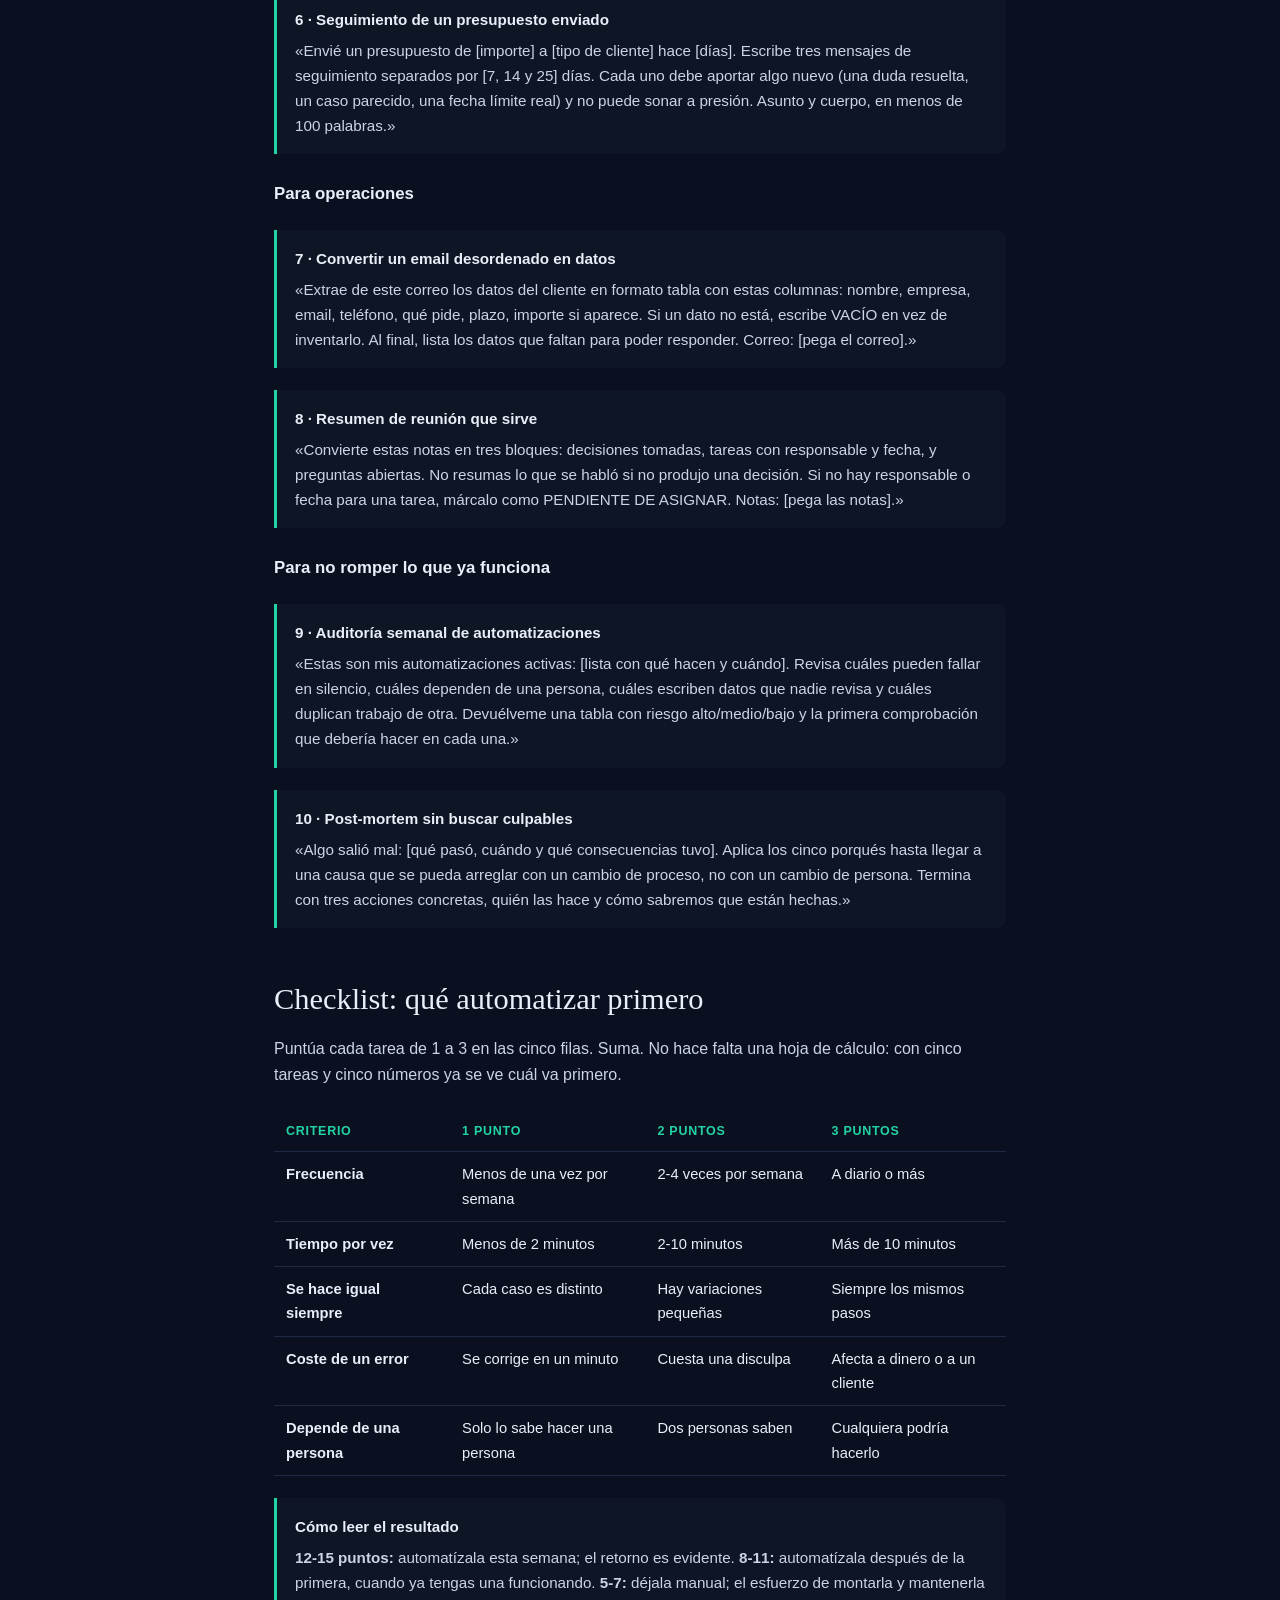
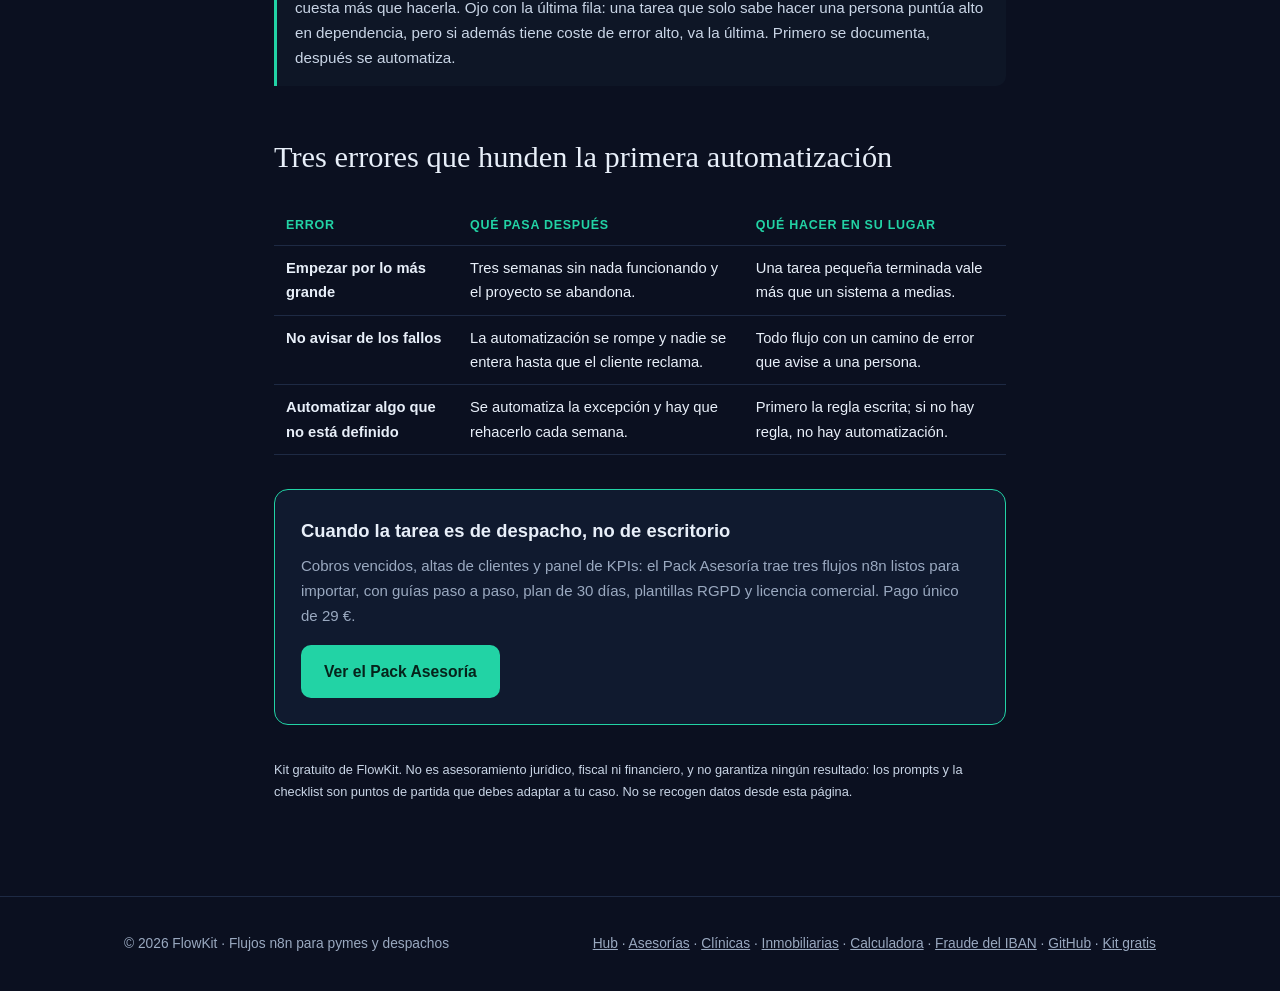
<file: docs/kit-arranque/index.html>
<!DOCTYPE html>
<html lang="es">
<head>
<meta charset="utf-8">
<meta name="viewport" content="width=device-width, initial-scale=1">
<title>Kit de Arranque IA: guía de 30 minutos, 10 prompts y checklist</title>
<meta name="description" content="Kit gratuito para empezar con IA sin humo: guía de 30 minutos, 10 prompts listos para copiar y una checklist para decidir qué automatizar primero.">
<link rel="canonical" href="https://mrnpvn.github.io/flowkit/kit-arranque/">
<link rel="alternate" hreflang="es" href="https://mrnpvn.github.io/flowkit/kit-arranque/">
<link rel="alternate" hreflang="en" href="https://mrnpvn.github.io/flowkit/en/starter-kit/">
<link rel="alternate" hreflang="x-default" href="https://mrnpvn.github.io/flowkit/kit-arranque/">
<link rel="stylesheet" href="../assets/flowkit.css">
<meta property="og:type" content="article">
<meta property="og:title" content="Kit de Arranque IA: guía, 10 prompts y checklist">
<meta property="og:description" content="De cero a tu primera automatización en 30 minutos. Sin curso, sin herramientas de pago y sin promesas raras.">
<meta property="og:url" content="https://mrnpvn.github.io/flowkit/kit-arranque/">
<meta property="og:image" content="https://mrnpvn.github.io/flowkit/assets/pack-asesoria-wide.png">
<meta name="twitter:card" content="summary_large_image">
<script type="application/ld+json">
{
  "@context": "https://schema.org",
  "@graph": [
    {
      "@type": "Article",
      "headline": "Kit de Arranque IA: guía de 30 minutos, 10 prompts y checklist",
      "description": "Guía práctica para pasar de cero a una automatización real en 30 minutos, con diez prompts listos para copiar y una checklist de priorización.",
      "datePublished": "2026-10-22",
      "dateModified": "2026-10-22",
      "inLanguage": "es",
      "author": {"@type": "Organization", "name": "FlowKit"},
      "publisher": {"@type": "Organization", "name": "FlowKit"},
      "mainEntityOfPage": "https://mrnpvn.github.io/flowkit/kit-arranque/",
      "image": "https://mrnpvn.github.io/flowkit/assets/pack-asesoria-wide.png"
    },
    {
      "@type": "BreadcrumbList",
      "itemListElement": [
        {"@type": "ListItem", "position": 1, "name": "FlowKit", "item": "https://mrnpvn.github.io/flowkit/"},
        {"@type": "ListItem", "position": 2, "name": "Kit de Arranque IA", "item": "https://mrnpvn.github.io/flowkit/kit-arranque/"}
      ]
    }
  ]
}
</script>
</head>
<body>

<header>
  <div class="wrap">
    <a class="brand" href="../">Flow<b>Kit</b></a>
    <nav>
      <a href="../#gratis">Flujos gratis</a>
      <a href="../#sectores">Por sector</a>
      <a href="../#pack">Pack Asesoría</a>
      <a href="../calculadora/">Calculadora</a>
      <a href="https://github.com/mrnpvn/flowkit" target="_blank" rel="noopener">GitHub</a>
    </nav>
  </div>
</header>

<section>
  <div class="wrap post">
    <p class="crumbs"><a href="../">FlowKit</a> / Kit de Arranque IA</p>
    <p class="kicker">Gratis · 30 minutos</p>
    <h1>Kit de Arranque IA</h1>
    <p class="lead">Esto no es un curso. Es lo que harías en tu primera media hora si alguien se sentara a tu lado: elegir <strong>una</strong> tarea que te come tiempo, escribir la regla, montarla y comprobar si de verdad ahorra. Si en 30 minutos no has terminado una automatización pequeña, es que has elegido una tarea demasiado grande.</p>
    <div class="cta">
      <a class="btn primary" href="#guia">Empezar la guía</a>
      <a class="btn ghost" href="#prompts">Ver los 10 prompts</a>
      <a class="btn ghost" href="#checklist">Checklist de prioridad</a>
    </div>

    <div class="callout">
      <h3>Qué incluye y qué no</h3>
      <p><strong>Incluye:</strong> una guía de cinco pasos, diez prompts para copiar tal cual y una checklist para decidir qué automatizar primero. <strong>No incluye:</strong> resultados garantizados, plantillas de pago ni la promesa de que la IA sustituya a nadie. La IA acelera lo que ya sabes hacer; no inventa el criterio por ti.</p>
    </div>

    <h2 id="guia">La guía de 30 minutos</h2>
    <p>Cinco pasos. Si te atascas en el paso 1, no sigas: casi todos los proyectos de automatización que fracasan empezaron eligiendo mal la primera tarea.</p>
    <div class="steps">
      <div class="step">
        <h3>1. Elige una tarea, no un departamento</h3>
        <p>Nada de «automatizar el marketing». Elige algo que hagas <strong>tres o más veces por semana</strong> y que se pueda describir en una frase: «pasar los datos de este correo a la hoja», «responder al primer mensaje de un cliente nuevo», «resumir las tres facturas del día». Si no cabe en una frase, es un proyecto, no una tarea.</p>
      </div>
      <div class="step">
        <h3>2. Cronométrala una vez, de verdad</h3>
        <p>Hazla con reloj y anota los minutos. Casi todo el mundo cree que tarda 2 minutos y tarda 9. Sin ese número no puedes saber si la automatización merece la pena: una tarea de 2 minutos al día son 8 horas al año; una de 15 minutos son 60.</p>
      </div>
      <div class="step">
        <h3>3. Escribe la regla antes de tocar la herramienta</h3>
        <p>En papel o en una nota: <em>cuándo</em> se dispara, <em>qué</em> entra, <em>qué</em> sale y <em>qué</em> pasa si algo falla. Si no puedes escribir el «si falla», no estás automatizando: estás escondiendo un error. Esa regla es lo que después se convierte en nodos, filtros y condiciones.</p>
      </div>
      <div class="step">
        <h3>4. Monta la versión fea en un día</h3>
        <p>La primera versión tiene que funcionar con <strong>un caso real</strong>, no con diez. Un formulario, una hoja y un aviso por correo o Telegram ya es una automatización. Lo bonito viene después, y muchas veces no viene porque nadie lo necesita.</p>
      </div>
      <div class="step">
        <h3>5. Mide el ahorro y ponle un vigilante</h3>
        <p>Apunta cuántas veces se ejecutó y cuántos minutos te ahorró. Y añade un aviso para cuando falle: una automatización silenciosa que se rompe es peor que la tarea manual, porque tú sigues creyendo que está hecha.</p>
      </div>
    </div>

    <div class="callout warn">
      <h3>La regla que evita el 80 % de los desastres</h3>
      <p>Si la automatización manda dinero, cambia datos de un cliente o escribe en un sistema del que dependen otros, <strong>no la dejes correr sola el primer mes</strong>. Haz que te avise antes de ejecutar y revisa los primeros diez casos a mano. Automatizar un error solo lo hace más rápido.</p>
    </div>

    <h2 id="prompts">Los 10 prompts</h2>
    <p>Copia el texto, cambia lo que va entre corchetes y pégalo en el asistente que uses. Están escritos para que la respuesta sea concreta: si el modelo te devuelve teoría, es que falta el contexto del corchete.</p>

    <h3>Para elegir bien</h3>
    <div class="callout">
      <h3>1 · Mapa de tareas repetitivas</h3>
      <p>«Actúo como [tu rol] en [tipo de negocio]. Te describo mi semana típica y quiero que la conviertas en una tabla con: tarea, veces por semana, minutos por vez, si depende de otra persona y si un error tendría consecuencias graves. Después ordénala por minutos al mes y dime cuál es la primera que debería automatizar y por qué. Mi semana: [describe 8-10 tareas reales].»</p>
    </div>
    <div class="callout">
      <h3>2 · Coste real de una tarea</h3>
      <p>«Calcula el coste anual de esta tarea: se hace [N] veces por semana, tarda [M] minutos y la persona que la hace cuesta [coste por hora] la hora. Dame el total en horas y en euros, y compáralo con el coste de automatizarla si la puesta en marcha lleva [X] horas y el mantenimiento [Y] horas al año. Dime en qué mes se recupera la inversión y qué supuestos has usado.»</p>
    </div>

    <h3>Para contenido</h3>
    <div class="callout">
      <h3>3 · Una idea, cinco formatos</h3>
      <p>«Tengo esta idea: [idea en dos frases]. Conviértela en cinco piezas sin repetir el mismo texto: un correo de 120 palabras, un post corto para redes, tres viñetas para una presentación, una sección de preguntas frecuentes y un guion de 45 segundos para vídeo. Mantén el mismo argumento y cambia el formato. No inventes datos ni cifras.»</p>
    </div>
    <div class="callout">
      <h3>4 · Reescribir para un cliente concreto</h3>
      <p>«Reescribe este texto para [tipo de cliente: perfil, nivel técnico, qué le preocupa]. Reglas: frases cortas, cero palabras de moda, nada de promesas que no estén en el original, y el mismo nivel de detalle. Al final, dime qué has cambiado y por qué. Texto original: [pega el texto].»</p>
    </div>

    <h3>Para vender</h3>
    <div class="callout">
      <h3>5 · Responder «es caro» sin regalar descuento</h3>
      <p>«Un cliente ha respondido: [pega su mensaje]. Mi precio es [precio] y no quiero bajarlo. Escribe tres respuestas distintas: una que reencuadre el valor, una que reduzca el alcance para que quepa en su presupuesto y una que acepte perder el proyecto sin dañar la relación. Tono: directo y sin servilismo. Máximo 90 palabras cada una.»</p>
    </div>
    <div class="callout">
      <h3>6 · Seguimiento de un presupuesto enviado</h3>
      <p>«Envié un presupuesto de [importe] a [tipo de cliente] hace [días]. Escribe tres mensajes de seguimiento separados por [7, 14 y 25] días. Cada uno debe aportar algo nuevo (una duda resuelta, un caso parecido, una fecha límite real) y no puede sonar a presión. Asunto y cuerpo, en menos de 100 palabras.»</p>
    </div>

    <h3>Para operaciones</h3>
    <div class="callout">
      <h3>7 · Convertir un email desordenado en datos</h3>
      <p>«Extrae de este correo los datos del cliente en formato tabla con estas columnas: nombre, empresa, email, teléfono, qué pide, plazo, importe si aparece. Si un dato no está, escribe VACÍO en vez de inventarlo. Al final, lista los datos que faltan para poder responder. Correo: [pega el correo].»</p>
    </div>
    <div class="callout">
      <h3>8 · Resumen de reunión que sirve</h3>
      <p>«Convierte estas notas en tres bloques: decisiones tomadas, tareas con responsable y fecha, y preguntas abiertas. No resumas lo que se habló si no produjo una decisión. Si no hay responsable o fecha para una tarea, márcalo como PENDIENTE DE ASIGNAR. Notas: [pega las notas].»</p>
    </div>

    <h3>Para no romper lo que ya funciona</h3>
    <div class="callout">
      <h3>9 · Auditoría semanal de automatizaciones</h3>
      <p>«Estas son mis automatizaciones activas: [lista con qué hacen y cuándo]. Revisa cuáles pueden fallar en silencio, cuáles dependen de una persona, cuáles escriben datos que nadie revisa y cuáles duplican trabajo de otra. Devuélveme una tabla con riesgo alto/medio/bajo y la primera comprobación que debería hacer en cada una.»</p>
    </div>
    <div class="callout">
      <h3>10 · Post-mortem sin buscar culpables</h3>
      <p>«Algo salió mal: [qué pasó, cuándo y qué consecuencias tuvo]. Aplica los cinco porqués hasta llegar a una causa que se pueda arreglar con un cambio de proceso, no con un cambio de persona. Termina con tres acciones concretas, quién las hace y cómo sabremos que están hechas.»</p>
    </div>

    <h2 id="checklist">Checklist: qué automatizar primero</h2>
    <p>Puntúa cada tarea de 1 a 3 en las cinco filas. Suma. No hace falta una hoja de cálculo: con cinco tareas y cinco números ya se ve cuál va primero.</p>
    <table>
      <thead><tr><th>Criterio</th><th>1 punto</th><th>2 puntos</th><th>3 puntos</th></tr></thead>
      <tbody>
        <tr><td><strong>Frecuencia</strong></td><td>Menos de una vez por semana</td><td>2-4 veces por semana</td><td>A diario o más</td></tr>
        <tr><td><strong>Tiempo por vez</strong></td><td>Menos de 2 minutos</td><td>2-10 minutos</td><td>Más de 10 minutos</td></tr>
        <tr><td><strong>Se hace igual siempre</strong></td><td>Cada caso es distinto</td><td>Hay variaciones pequeñas</td><td>Siempre los mismos pasos</td></tr>
        <tr><td><strong>Coste de un error</strong></td><td>Se corrige en un minuto</td><td>Cuesta una disculpa</td><td>Afecta a dinero o a un cliente</td></tr>
        <tr><td><strong>Depende de una persona</strong></td><td>Solo lo sabe hacer una persona</td><td>Dos personas saben</td><td>Cualquiera podría hacerlo</td></tr>
      </tbody>
    </table>
    <div class="callout">
      <h3>Cómo leer el resultado</h3>
      <p><strong>12-15 puntos:</strong> automatízala esta semana; el retorno es evidente. <strong>8-11:</strong> automatízala después de la primera, cuando ya tengas una funcionando. <strong>5-7:</strong> déjala manual; el esfuerzo de montarla y mantenerla cuesta más que hacerla. Ojo con la última fila: una tarea que solo sabe hacer una persona puntúa alto en dependencia, pero si además tiene coste de error alto, va la última. Primero se documenta, después se automatiza.</p>
    </div>

    <h2>Tres errores que hunden la primera automatización</h2>
    <table>
      <thead><tr><th>Error</th><th>Qué pasa después</th><th>Qué hacer en su lugar</th></tr></thead>
      <tbody>
        <tr><td><strong>Empezar por lo más grande</strong></td><td>Tres semanas sin nada funcionando y el proyecto se abandona.</td><td>Una tarea pequeña terminada vale más que un sistema a medias.</td></tr>
        <tr><td><strong>No avisar de los fallos</strong></td><td>La automatización se rompe y nadie se entera hasta que el cliente reclama.</td><td>Todo flujo con un camino de error que avise a una persona.</td></tr>
        <tr><td><strong>Automatizar algo que no está definido</strong></td><td>Se automatiza la excepción y hay que rehacerlo cada semana.</td><td>Primero la regla escrita; si no hay regla, no hay automatización.</td></tr>
      </tbody>
    </table>

    <div class="cta-box">
      <h3>Cuando la tarea es de despacho, no de escritorio</h3>
      <p>Cobros vencidos, altas de clientes y panel de KPIs: el Pack Asesoría trae tres flujos n8n listos para importar, con guías paso a paso, plan de 30 días, plantillas RGPD y licencia comercial. Pago único de 29 €.</p>
      <a class="btn primary" href="https://mrnpvn.gumroad.com/l/flowkit-pack-asesoria">Ver el Pack Asesoría</a>
    </div>
    <p class="footer-note">Kit gratuito de FlowKit. No es asesoramiento jurídico, fiscal ni financiero, y no garantiza ningún resultado: los prompts y la checklist son puntos de partida que debes adaptar a tu caso. No se recogen datos desde esta página.</p>
  </div>
</section>

<footer>
  <div class="wrap">
    <div>© 2026 FlowKit · Flujos n8n para pymes y despachos</div>
    <div>
      <a href="../">Hub</a> ·
      <a href="../asesoria/">Asesorías</a> ·
      <a href="../clinica/">Clínicas</a> ·
      <a href="../inmobiliaria/">Inmobiliarias</a> ·
      <a href="../calculadora/">Calculadora</a> ·
      <a href="../fraude-proveedores/">Fraude del IBAN</a> ·
      <a href="https://github.com/mrnpvn/flowkit" target="_blank" rel="noopener">GitHub</a> ·
      <a href="https://mrnpvn.gumroad.com/l/kit-de-arranque-ia">Kit gratis</a>
    </div>
  </div>
</footer>

</body>
</html>
</file>
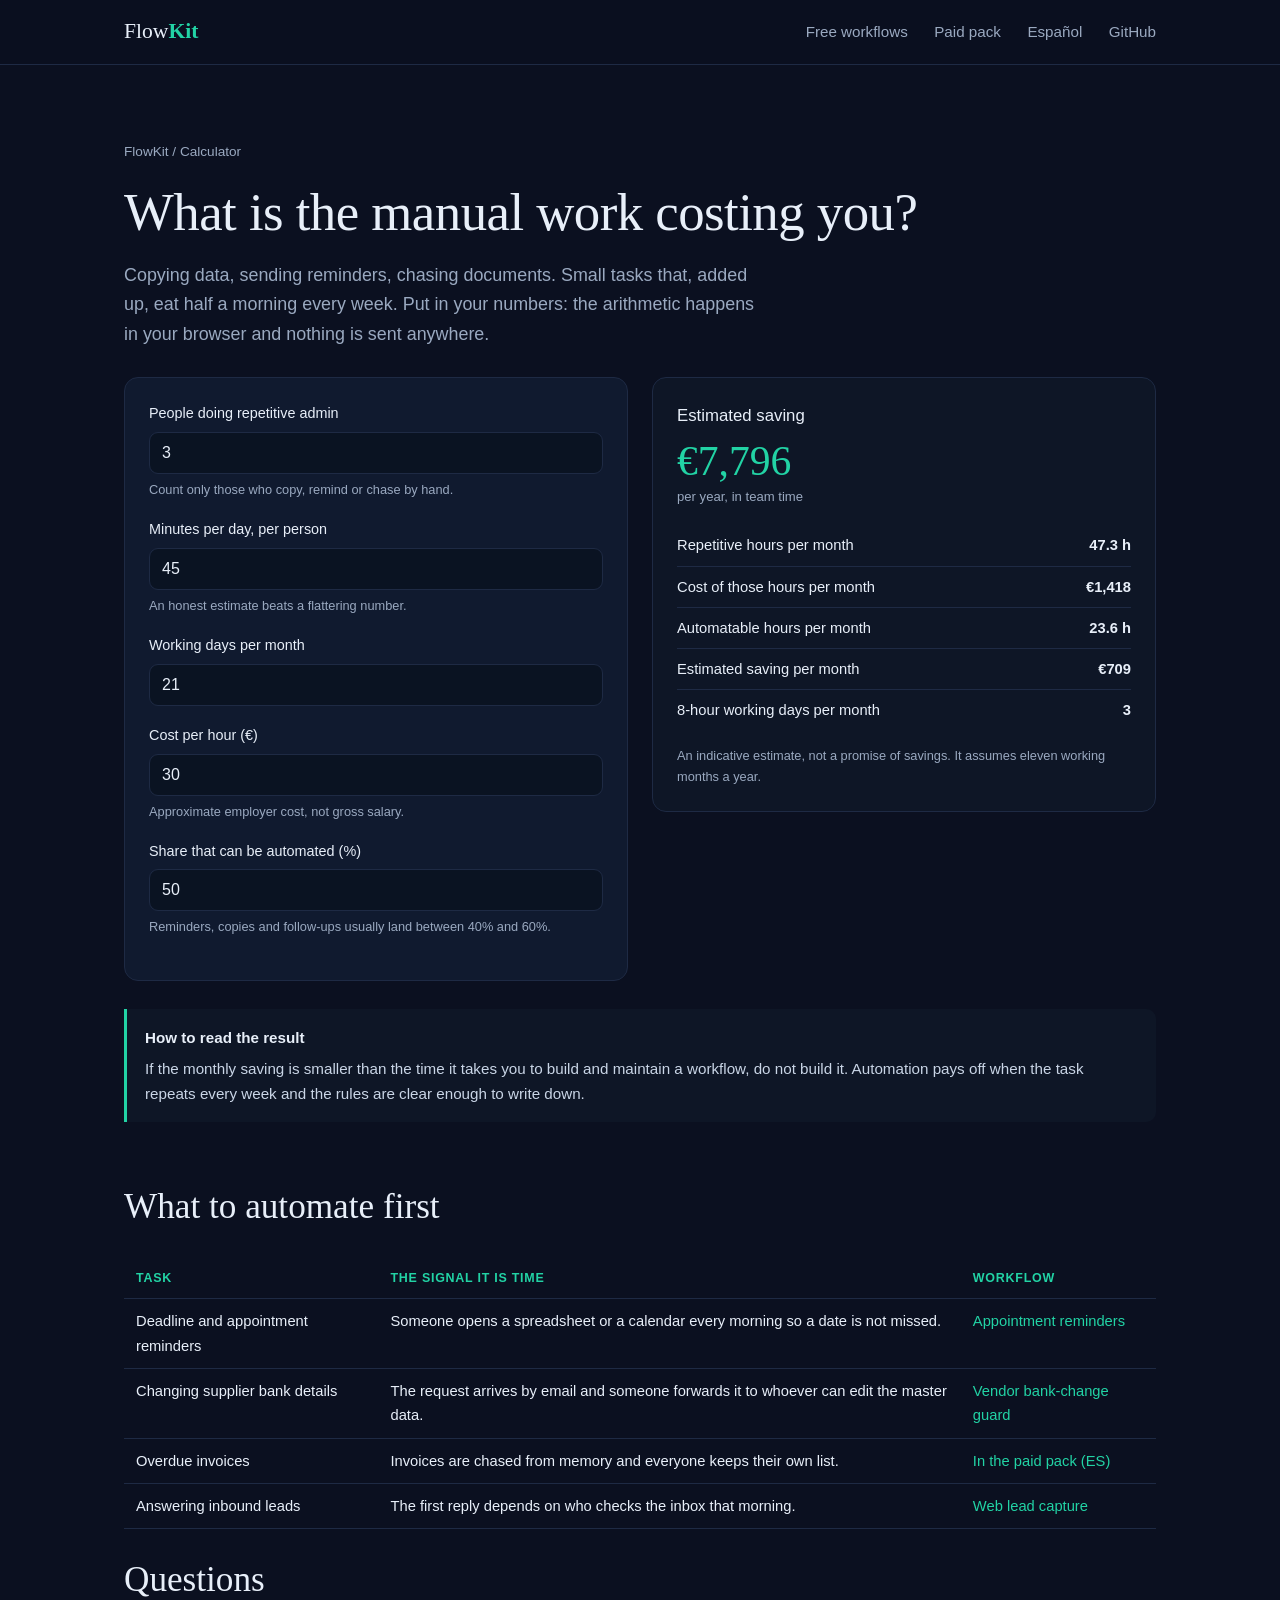
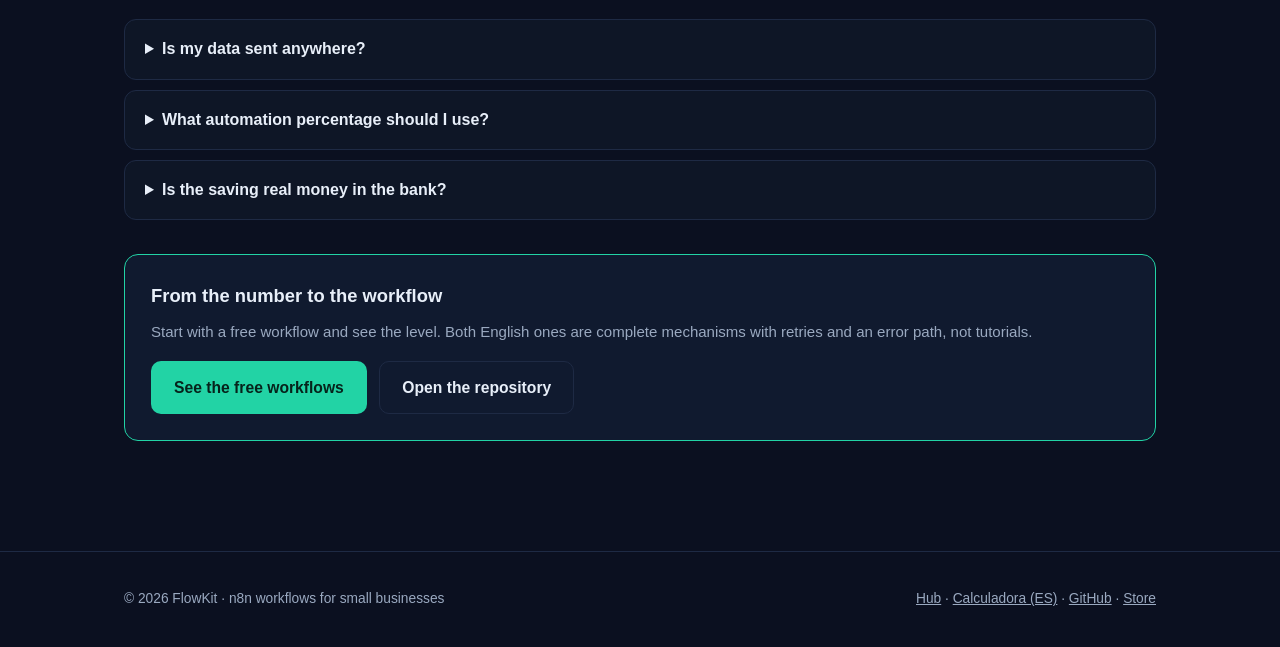
<file: docs/en/roi-calculator/index.html>
<!DOCTYPE html>
<html lang="en">
<head>
<meta charset="utf-8">
<meta name="viewport" content="width=device-width, initial-scale=1">
<title>ROI calculator: hours and cost of repetitive admin work</title>
<meta name="description" content="Work out in ten seconds how many hours a month your team loses on repetitive admin and what it costs. No signup, no data sent, no promises.">
<link rel="canonical" href="https://mrnpvn.github.io/flowkit/en/roi-calculator/">
<link rel="alternate" hreflang="en" href="https://mrnpvn.github.io/flowkit/en/roi-calculator/">
<link rel="alternate" hreflang="es" href="https://mrnpvn.github.io/flowkit/calculadora/">
<link rel="alternate" hreflang="x-default" href="https://mrnpvn.github.io/flowkit/calculadora/">
<link rel="stylesheet" href="../../assets/flowkit.css">
<meta property="og:type" content="website">
<meta property="og:title" content="ROI calculator: hours and cost of repetitive admin work">
<meta property="og:description" content="Put in your numbers and see the real cost of copying, reminding and chasing by hand. Everything is computed in your browser.">
<meta property="og:url" content="https://mrnpvn.github.io/flowkit/en/roi-calculator/">
<meta property="og:image" content="https://mrnpvn.github.io/flowkit/assets/pack-asesoria-wide.png">
<meta property="og:locale" content="en">
<meta name="twitter:card" content="summary_large_image">
<script type="application/ld+json">
{
  "@context": "https://schema.org",
  "@graph": [
    {
      "@type": "WebApplication",
      "name": "Repetitive admin cost calculator",
      "url": "https://mrnpvn.github.io/flowkit/en/roi-calculator/",
      "applicationCategory": "BusinessApplication",
      "operatingSystem": "Any browser",
      "inLanguage": "en",
      "offers": {"@type": "Offer", "price": "0", "priceCurrency": "EUR"},
      "description": "Calculates the monthly hours and cost of repetitive admin work for a small team."
    },
    {
      "@type": "FAQPage",
      "inLanguage": "en",
      "mainEntity": [
        {"@type": "Question", "name": "Is my data sent anywhere?", "acceptedAnswer": {"@type": "Answer", "text": "No. The calculation runs in your browser with JavaScript. There is no form, no cookie and no request to any server."}},
        {"@type": "Question", "name": "What automation percentage should I use?", "acceptedAnswer": {"@type": "Answer", "text": "Between 40% and 60% is a reasonable starting point for reminding, copying and follow-up tasks. Not everything can be automated: the judgement call and the exception stay human."}},
        {"@type": "Question", "name": "Is the saving real money in the bank?", "acceptedAnswer": {"@type": "Answer", "text": "Not necessarily. The calculation prices time at an hourly cost. It turns into money if you invoice more, serve clients better, or avoid a hire."}}
      ]
    },
    {
      "@type": "BreadcrumbList",
      "itemListElement": [
        {"@type": "ListItem", "position": 1, "name": "FlowKit", "item": "https://mrnpvn.github.io/flowkit/en/"},
        {"@type": "ListItem", "position": 2, "name": "ROI calculator", "item": "https://mrnpvn.github.io/flowkit/en/roi-calculator/"}
      ]
    }
  ]
}
</script>
</head>
<body>

<header>
  <div class="wrap">
    <a class="brand" href="../">Flow<b>Kit</b></a>
    <nav>
      <a href="../#free">Free workflows</a>
      <a href="../#pack">Paid pack</a>
      <a href="../" hreflang="es" lang="es">Español</a>
      <a href="https://github.com/mrnpvn/flowkit" target="_blank" rel="noopener">GitHub</a>
    </nav>
  </div>
</header>

<section>
  <div class="wrap">
    <p class="crumbs"><a href="../">FlowKit</a> / Calculator</p>
    <h1>What is the manual work costing you?</h1>
    <p class="lead">Copying data, sending reminders, chasing documents. Small tasks that, added up, eat half a morning every week. Put in your numbers: the arithmetic happens in your browser and nothing is sent anywhere.</p>

    <div class="calc">
      <div class="card">
        <div class="field">
          <label for="people">People doing repetitive admin</label>
          <input id="people" type="number" min="1" max="200" step="1" value="3" inputmode="numeric">
          <span class="hint">Count only those who copy, remind or chase by hand.</span>
        </div>
        <div class="field">
          <label for="minutes">Minutes per day, per person</label>
          <input id="minutes" type="number" min="0" max="480" step="5" value="45" inputmode="numeric">
          <span class="hint">An honest estimate beats a flattering number.</span>
        </div>
        <div class="field">
          <label for="days">Working days per month</label>
          <input id="days" type="number" min="1" max="31" step="1" value="21" inputmode="numeric">
        </div>
        <div class="field">
          <label for="rate">Cost per hour (€)</label>
          <input id="rate" type="number" min="0" max="500" step="1" value="30" inputmode="decimal">
          <span class="hint">Approximate employer cost, not gross salary.</span>
        </div>
        <div class="field">
          <label for="pct">Share that can be automated (%)</label>
          <input id="pct" type="number" min="0" max="100" step="5" value="50" inputmode="numeric">
          <span class="hint">Reminders, copies and follow-ups usually land between 40% and 60%.</span>
        </div>
      </div>

      <aside class="result" aria-live="polite">
        <h2>Estimated saving</h2>
        <p class="big" id="year">-</p>
        <p class="biglabel">per year, in team time</p>
        <div class="row"><span>Repetitive hours per month</span><span id="hours">-</span></div>
        <div class="row"><span>Cost of those hours per month</span><span id="cost">-</span></div>
        <div class="row"><span>Automatable hours per month</span><span id="auto">-</span></div>
        <div class="row"><span>Estimated saving per month</span><span id="save">-</span></div>
        <div class="row"><span>8-hour working days per month</span><span id="daysOut">-</span></div>
        <p class="mini" style="font-size:.8rem;color:var(--muted);margin:14px 0 0">An indicative estimate, not a promise of savings. It assumes eleven working months a year.</p>
      </aside>
    </div>

    <div class="callout" style="margin-top:28px">
      <h3>How to read the result</h3>
      <p>If the monthly saving is smaller than the time it takes you to build and maintain a workflow, do not build it. Automation pays off when the task repeats every week and the rules are clear enough to write down.</p>
    </div>

    <h2 style="margin-top:56px">What to automate first</h2>
    <table>
      <thead><tr><th>Task</th><th>The signal it is time</th><th>Workflow</th></tr></thead>
      <tbody>
        <tr><td>Deadline and appointment reminders</td><td>Someone opens a spreadsheet or a calendar every morning so a date is not missed.</td><td><a href="https://github.com/mrnpvn/flowkit/blob/main/workflows/clinica/appointment-reminders-confirm-cancel.json" target="_blank" rel="noopener">Appointment reminders</a></td></tr>
        <tr><td>Changing supplier bank details</td><td>The request arrives by email and someone forwards it to whoever can edit the master data.</td><td><a href="https://github.com/mrnpvn/flowkit/blob/main/workflows/finance/vendor-bank-change-guard.json" target="_blank" rel="noopener">Vendor bank-change guard</a></td></tr>
        <tr><td>Overdue invoices</td><td>Invoices are chased from memory and everyone keeps their own list.</td><td><a href="../#pack">In the paid pack (ES)</a></td></tr>
        <tr><td>Answering inbound leads</td><td>The first reply depends on who checks the inbox that morning.</td><td><a href="https://github.com/mrnpvn/flowkit/blob/main/workflows/general/capture-web-leads.json" target="_blank" rel="noopener">Web lead capture</a></td></tr>
      </tbody>
    </table>

    <h2>Questions</h2>
    <details><summary>Is my data sent anywhere?</summary><p>No. The calculation runs in your browser with JavaScript. There is no form, no cookie and no request to any server.</p></details>
    <details><summary>What automation percentage should I use?</summary><p>Between 40% and 60% is a reasonable starting point for reminding, copying and follow-up. The judgement call, the exception and the client relationship stay human.</p></details>
    <details><summary>Is the saving real money in the bank?</summary><p>Not necessarily. The calculation prices time at an hourly cost. It turns into money if you invoice more, serve clients better, or avoid a hire.</p></details>

    <div class="cta-box">
      <h3>From the number to the workflow</h3>
      <p>Start with a free workflow and see the level. Both English ones are complete mechanisms with retries and an error path, not tutorials.</p>
      <a class="btn primary" href="../#free">See the free workflows</a>
      <a class="btn ghost" href="https://github.com/mrnpvn/flowkit" target="_blank" rel="noopener" style="margin-left:8px">Open the repository</a>
    </div>
  </div>
</section>

<footer>
  <div class="wrap">
    <div>© 2026 FlowKit · n8n workflows for small businesses</div>
    <div>
      <a href="../">Hub</a> ·
      <a href="../../calculadora/" hreflang="es" lang="es">Calculadora (ES)</a> ·
      <a href="https://github.com/mrnpvn/flowkit" target="_blank" rel="noopener">GitHub</a> ·
      <a href="https://mrnpvn.gumroad.com" target="_blank" rel="noopener">Store</a>
    </div>
  </div>
</footer>

<script>
(function () {
  var ids = ["people", "minutes", "days", "rate", "pct"];
  var el = {};
  ids.forEach(function (id) { el[id] = document.getElementById(id); });

  var out = {
    year: document.getElementById("year"),
    hours: document.getElementById("hours"),
    cost: document.getElementById("cost"),
    auto: document.getElementById("auto"),
    save: document.getElementById("save"),
    daysOut: document.getElementById("daysOut")
  };

  var eur = new Intl.NumberFormat("en-IE", { style: "currency", currency: "EUR", maximumFractionDigits: 0 });
  var num1 = new Intl.NumberFormat("en-IE", { maximumFractionDigits: 1 });

  function val(id, min, max, fallback) {
    var n = parseFloat(String(el[id].value).replace(",", "."));
    if (!isFinite(n)) { return fallback; }
    if (n < min) { return min; }
    if (n > max) { return max; }
    return n;
  }

  function calc() {
    var people = val("people", 1, 200, 1);
    var minutes = val("minutes", 0, 480, 0);
    var days = val("days", 1, 31, 21);
    var rate = val("rate", 0, 500, 0);
    var share = val("pct", 0, 100, 0) / 100;

    var hours = (people * minutes * days) / 60;
    var cost = hours * rate;
    var auto = hours * share;
    var save = cost * share;
    var year = save * 11;

    out.hours.textContent = num1.format(hours) + " h";
    out.cost.textContent = eur.format(cost);
    out.auto.textContent = num1.format(auto) + " h";
    out.save.textContent = eur.format(save);
    out.daysOut.textContent = num1.format(auto / 8);
    out.year.textContent = eur.format(year);
  }

  ids.forEach(function (id) {
    el[id].addEventListener("input", calc);
    el[id].addEventListener("change", calc);
  });

  calc();
})();
</script>

</body>
</html>
</file>
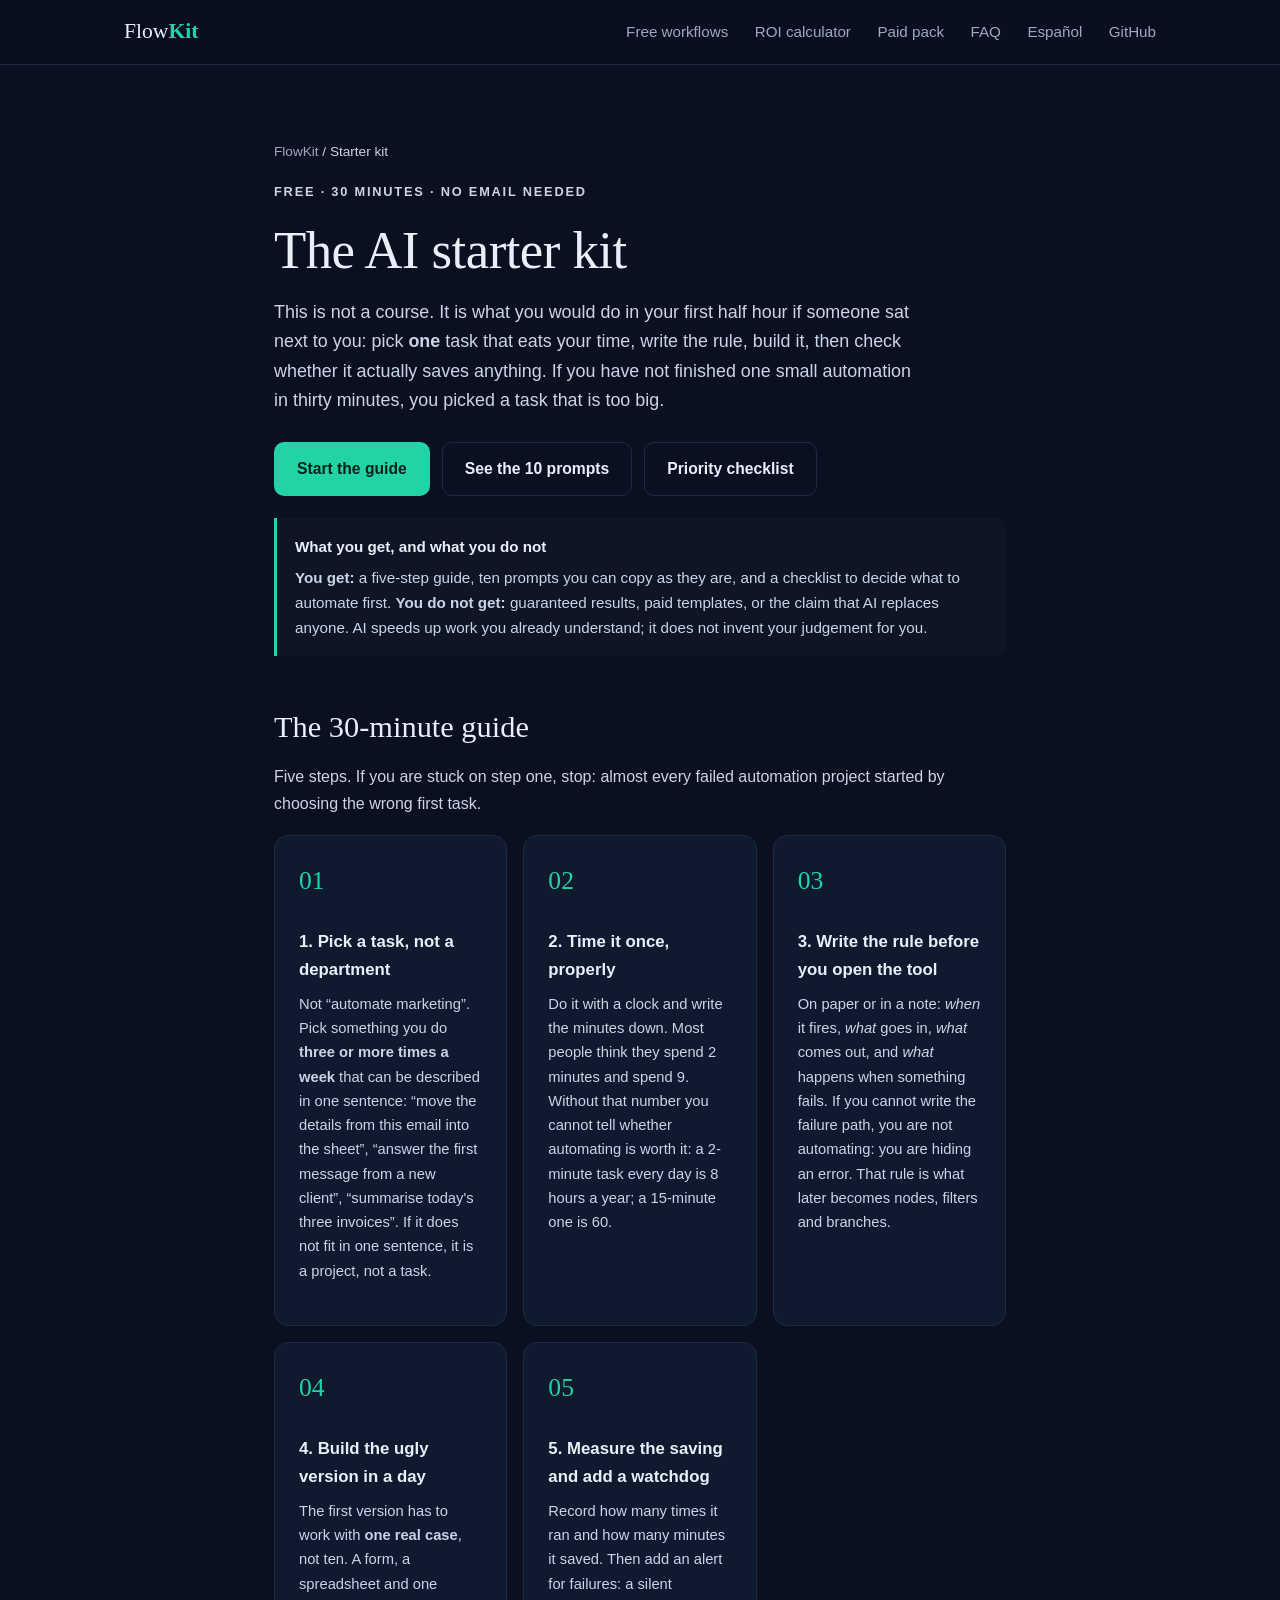
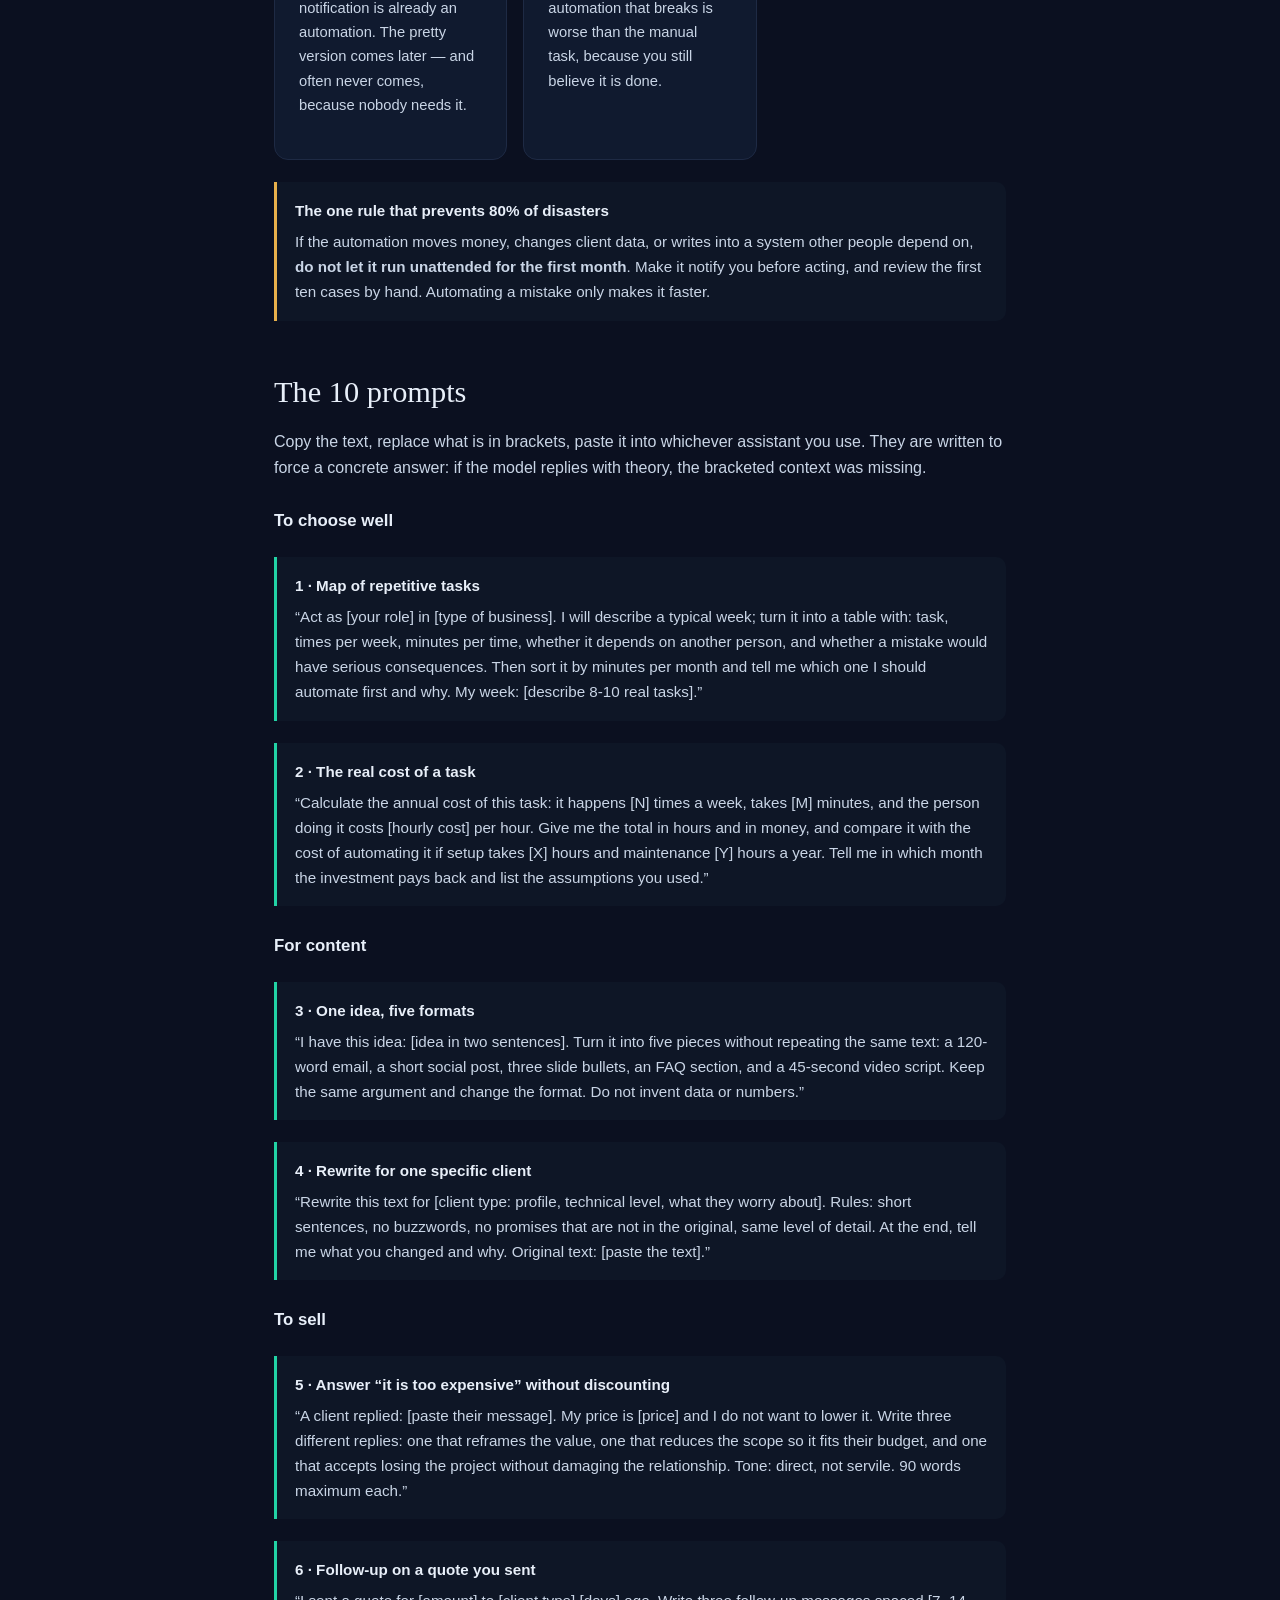
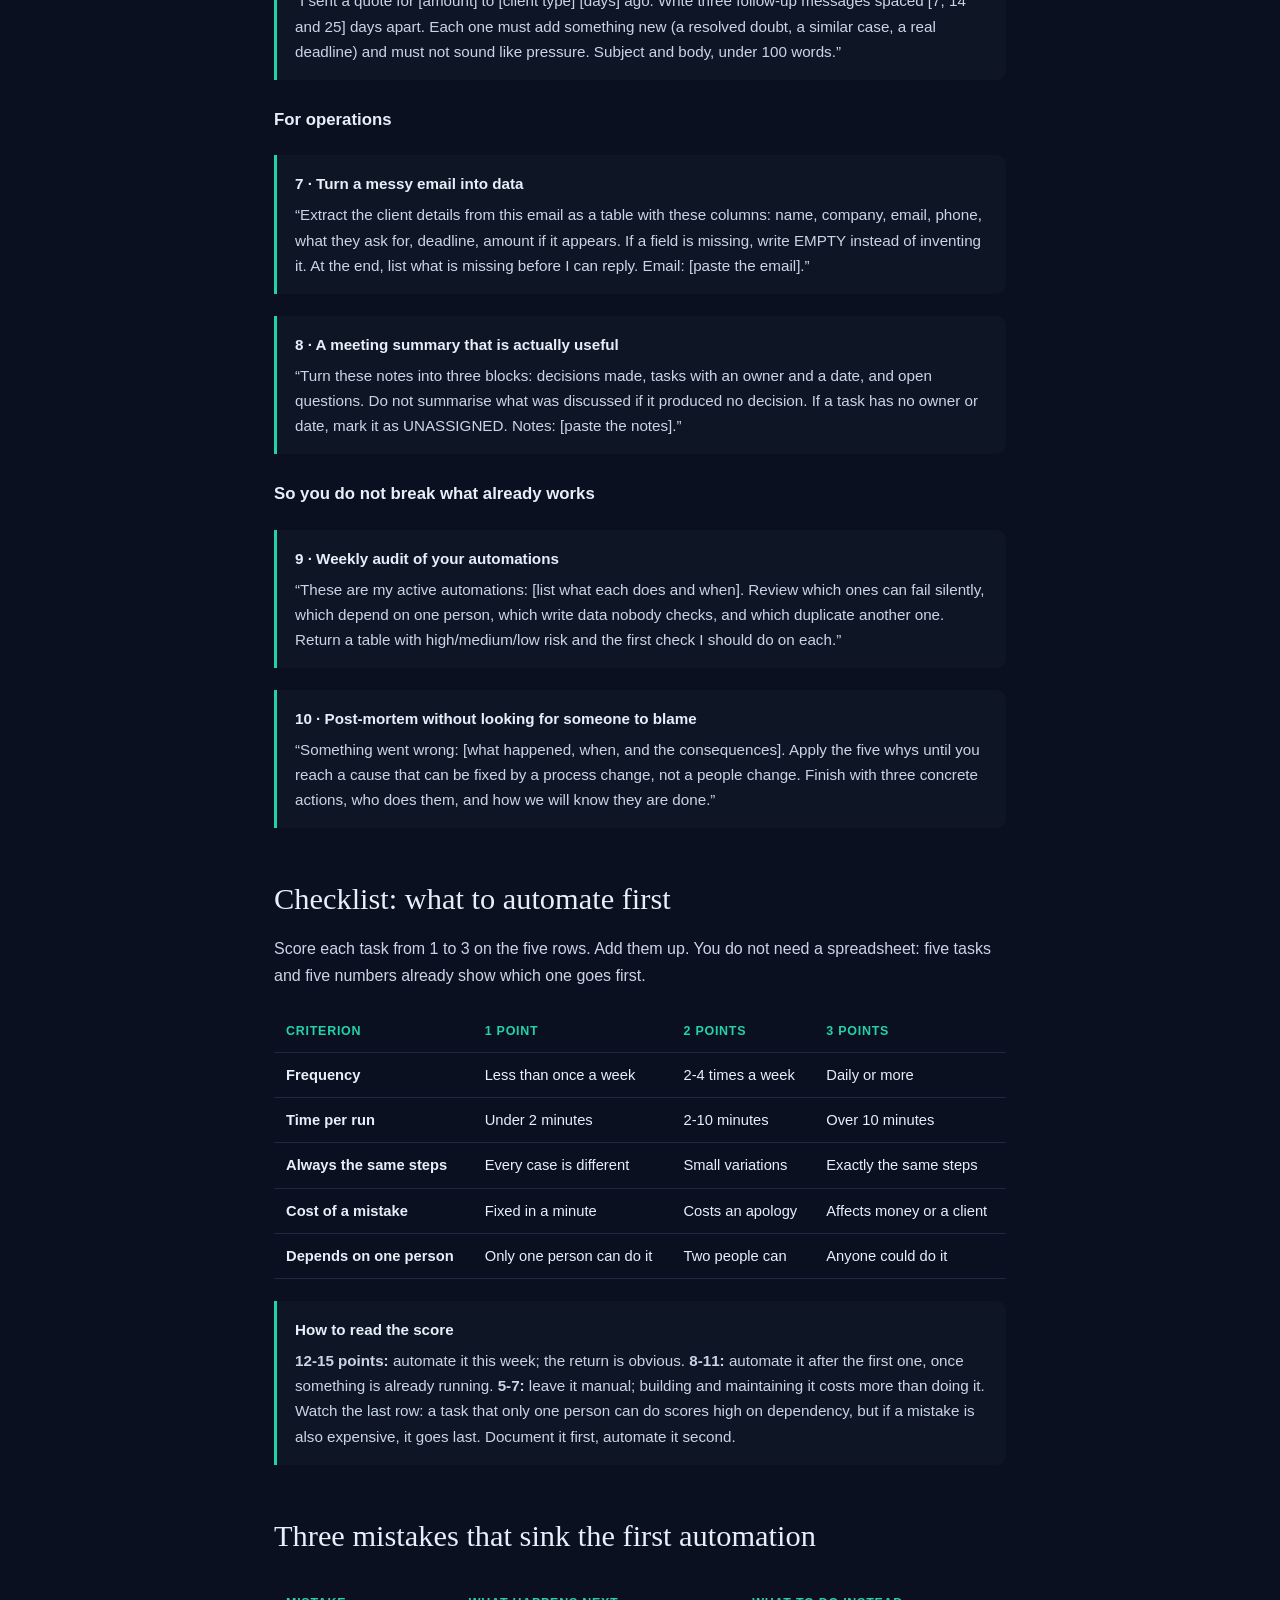
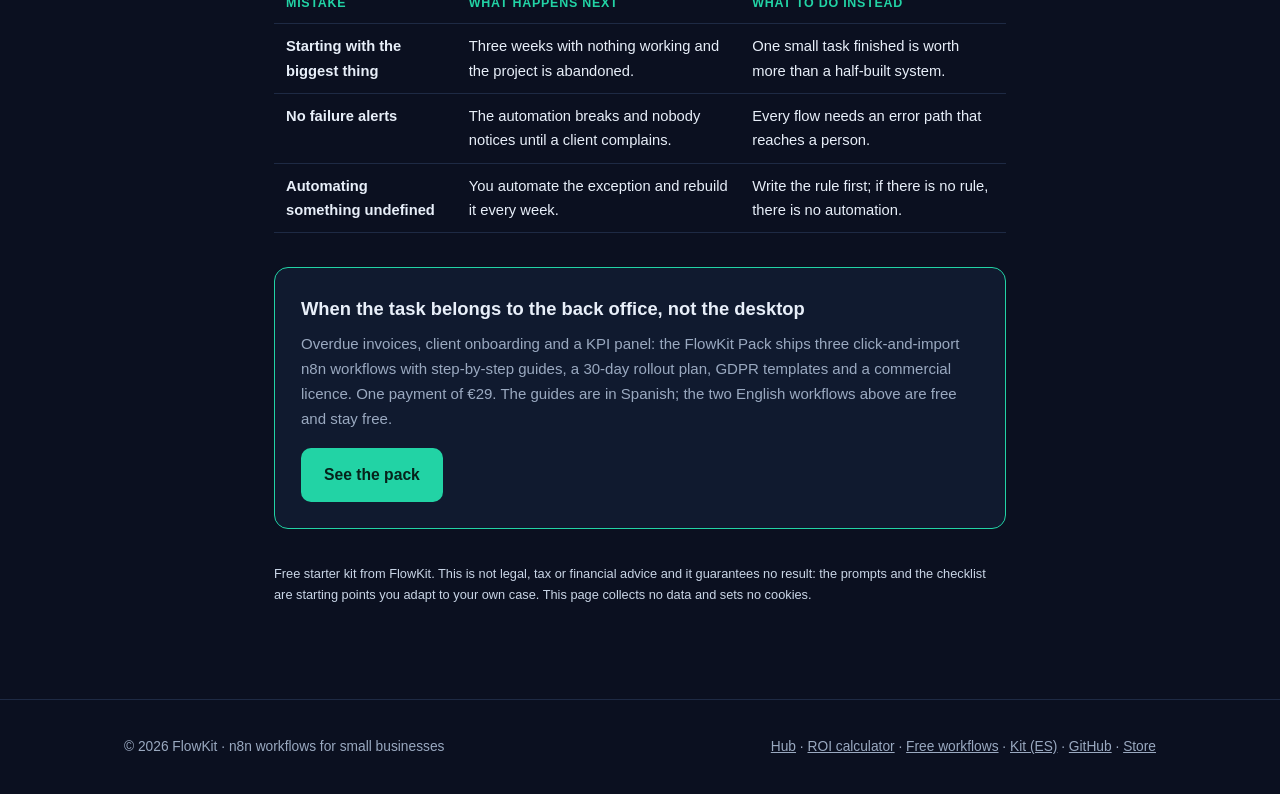
<file: docs/en/starter-kit/index.html>
<!DOCTYPE html>
<html lang="en">
<head>
<meta charset="utf-8">
<meta name="viewport" content="width=device-width, initial-scale=1">
<title>Free AI starter kit: 30-minute guide, 10 prompts and a checklist</title>
<meta name="description" content="Free starter kit to automate one real task this week: a 30-minute guide, ten prompts you can copy as they are, and a scoring checklist to pick what to automate first.">
<link rel="canonical" href="https://mrnpvn.github.io/flowkit/en/starter-kit/">
<link rel="alternate" hreflang="es" href="https://mrnpvn.github.io/flowkit/kit-arranque/">
<link rel="alternate" hreflang="en" href="https://mrnpvn.github.io/flowkit/en/starter-kit/">
<link rel="alternate" hreflang="x-default" href="https://mrnpvn.github.io/flowkit/en/starter-kit/">
<link rel="stylesheet" href="../../assets/flowkit.css">
<meta property="og:type" content="article">
<meta property="og:title" content="Free AI starter kit: 30-minute guide, 10 prompts, checklist">
<meta property="og:description" content="From zero to one working automation in thirty minutes. No course, no paid tools, no promises.">
<meta property="og:url" content="https://mrnpvn.github.io/flowkit/en/starter-kit/">
<meta property="og:image" content="https://mrnpvn.github.io/flowkit/assets/pack-asesoria-wide.png">
<meta name="twitter:card" content="summary_large_image">
<script type="application/ld+json">
{
  "@context": "https://schema.org",
  "@graph": [
    {
      "@type": "Article",
      "headline": "Free AI starter kit: 30-minute guide, 10 prompts and a checklist",
      "description": "A practical guide to go from zero to one working automation in thirty minutes, with ten copy-paste prompts and a scoring checklist.",
      "datePublished": "2026-10-23",
      "dateModified": "2026-10-23",
      "inLanguage": "en",
      "author": {"@type": "Organization", "name": "FlowKit"},
      "publisher": {"@type": "Organization", "name": "FlowKit"},
      "mainEntityOfPage": "https://mrnpvn.github.io/flowkit/en/starter-kit/",
      "image": "https://mrnpvn.github.io/flowkit/assets/pack-asesoria-wide.png"
    },
    {
      "@type": "BreadcrumbList",
      "itemListElement": [
        {"@type": "ListItem", "position": 1, "name": "FlowKit", "item": "https://mrnpvn.github.io/flowkit/en/"},
        {"@type": "ListItem", "position": 2, "name": "Starter kit", "item": "https://mrnpvn.github.io/flowkit/en/starter-kit/"}
      ]
    }
  ]
}
</script>
</head>
<body>

<header>
  <div class="wrap">
    <a class="brand" href="../">Flow<b>Kit</b></a>
    <nav>
      <a href="../#free">Free workflows</a>
      <a href="../#calculator">ROI calculator</a>
      <a href="../#pack">Paid pack</a>
      <a href="../#faq">FAQ</a>
      <a href="../../kit-arranque/" hreflang="es" lang="es">Español</a>
      <a href="https://github.com/mrnpvn/flowkit" target="_blank" rel="noopener">GitHub</a>
    </nav>
  </div>
</header>

<section>
  <div class="wrap post">
    <p class="crumbs"><a href="../">FlowKit</a> / Starter kit</p>
    <p class="kicker">Free · 30 minutes · No email needed</p>
    <h1>The AI starter kit</h1>
    <p class="lead">This is not a course. It is what you would do in your first half hour if someone sat next to you: pick <strong>one</strong> task that eats your time, write the rule, build it, then check whether it actually saves anything. If you have not finished one small automation in thirty minutes, you picked a task that is too big.</p>
    <div class="cta">
      <a class="btn primary" href="#guide">Start the guide</a>
      <a class="btn ghost" href="#prompts">See the 10 prompts</a>
      <a class="btn ghost" href="#checklist">Priority checklist</a>
    </div>

    <div class="callout">
      <h3>What you get, and what you do not</h3>
      <p><strong>You get:</strong> a five-step guide, ten prompts you can copy as they are, and a checklist to decide what to automate first. <strong>You do not get:</strong> guaranteed results, paid templates, or the claim that AI replaces anyone. AI speeds up work you already understand; it does not invent your judgement for you.</p>
    </div>

    <h2 id="guide">The 30-minute guide</h2>
    <p>Five steps. If you are stuck on step one, stop: almost every failed automation project started by choosing the wrong first task.</p>
    <div class="steps">
      <div class="step">
        <h3>1. Pick a task, not a department</h3>
        <p>Not “automate marketing”. Pick something you do <strong>three or more times a week</strong> that can be described in one sentence: “move the details from this email into the sheet”, “answer the first message from a new client”, “summarise today's three invoices”. If it does not fit in one sentence, it is a project, not a task.</p>
      </div>
      <div class="step">
        <h3>2. Time it once, properly</h3>
        <p>Do it with a clock and write the minutes down. Most people think they spend 2 minutes and spend 9. Without that number you cannot tell whether automating is worth it: a 2-minute task every day is 8 hours a year; a 15-minute one is 60.</p>
      </div>
      <div class="step">
        <h3>3. Write the rule before you open the tool</h3>
        <p>On paper or in a note: <em>when</em> it fires, <em>what</em> goes in, <em>what</em> comes out, and <em>what</em> happens when something fails. If you cannot write the failure path, you are not automating: you are hiding an error. That rule is what later becomes nodes, filters and branches.</p>
      </div>
      <div class="step">
        <h3>4. Build the ugly version in a day</h3>
        <p>The first version has to work with <strong>one real case</strong>, not ten. A form, a spreadsheet and one notification is already an automation. The pretty version comes later — and often never comes, because nobody needs it.</p>
      </div>
      <div class="step">
        <h3>5. Measure the saving and add a watchdog</h3>
        <p>Record how many times it ran and how many minutes it saved. Then add an alert for failures: a silent automation that breaks is worse than the manual task, because you still believe it is done.</p>
      </div>
    </div>

    <div class="callout warn">
      <h3>The one rule that prevents 80% of disasters</h3>
      <p>If the automation moves money, changes client data, or writes into a system other people depend on, <strong>do not let it run unattended for the first month</strong>. Make it notify you before acting, and review the first ten cases by hand. Automating a mistake only makes it faster.</p>
    </div>

    <h2 id="prompts">The 10 prompts</h2>
    <p>Copy the text, replace what is in brackets, paste it into whichever assistant you use. They are written to force a concrete answer: if the model replies with theory, the bracketed context was missing.</p>

    <h3>To choose well</h3>
    <div class="callout">
      <h3>1 · Map of repetitive tasks</h3>
      <p>“Act as [your role] in [type of business]. I will describe a typical week; turn it into a table with: task, times per week, minutes per time, whether it depends on another person, and whether a mistake would have serious consequences. Then sort it by minutes per month and tell me which one I should automate first and why. My week: [describe 8-10 real tasks].”</p>
    </div>
    <div class="callout">
      <h3>2 · The real cost of a task</h3>
      <p>“Calculate the annual cost of this task: it happens [N] times a week, takes [M] minutes, and the person doing it costs [hourly cost] per hour. Give me the total in hours and in money, and compare it with the cost of automating it if setup takes [X] hours and maintenance [Y] hours a year. Tell me in which month the investment pays back and list the assumptions you used.”</p>
    </div>

    <h3>For content</h3>
    <div class="callout">
      <h3>3 · One idea, five formats</h3>
      <p>“I have this idea: [idea in two sentences]. Turn it into five pieces without repeating the same text: a 120-word email, a short social post, three slide bullets, an FAQ section, and a 45-second video script. Keep the same argument and change the format. Do not invent data or numbers.”</p>
    </div>
    <div class="callout">
      <h3>4 · Rewrite for one specific client</h3>
      <p>“Rewrite this text for [client type: profile, technical level, what they worry about]. Rules: short sentences, no buzzwords, no promises that are not in the original, same level of detail. At the end, tell me what you changed and why. Original text: [paste the text].”</p>
    </div>

    <h3>To sell</h3>
    <div class="callout">
      <h3>5 · Answer “it is too expensive” without discounting</h3>
      <p>“A client replied: [paste their message]. My price is [price] and I do not want to lower it. Write three different replies: one that reframes the value, one that reduces the scope so it fits their budget, and one that accepts losing the project without damaging the relationship. Tone: direct, not servile. 90 words maximum each.”</p>
    </div>
    <div class="callout">
      <h3>6 · Follow-up on a quote you sent</h3>
      <p>“I sent a quote for [amount] to [client type] [days] ago. Write three follow-up messages spaced [7, 14 and 25] days apart. Each one must add something new (a resolved doubt, a similar case, a real deadline) and must not sound like pressure. Subject and body, under 100 words.”</p>
    </div>

    <h3>For operations</h3>
    <div class="callout">
      <h3>7 · Turn a messy email into data</h3>
      <p>“Extract the client details from this email as a table with these columns: name, company, email, phone, what they ask for, deadline, amount if it appears. If a field is missing, write EMPTY instead of inventing it. At the end, list what is missing before I can reply. Email: [paste the email].”</p>
    </div>
    <div class="callout">
      <h3>8 · A meeting summary that is actually useful</h3>
      <p>“Turn these notes into three blocks: decisions made, tasks with an owner and a date, and open questions. Do not summarise what was discussed if it produced no decision. If a task has no owner or date, mark it as UNASSIGNED. Notes: [paste the notes].”</p>
    </div>

    <h3>So you do not break what already works</h3>
    <div class="callout">
      <h3>9 · Weekly audit of your automations</h3>
      <p>“These are my active automations: [list what each does and when]. Review which ones can fail silently, which depend on one person, which write data nobody checks, and which duplicate another one. Return a table with high/medium/low risk and the first check I should do on each.”</p>
    </div>
    <div class="callout">
      <h3>10 · Post-mortem without looking for someone to blame</h3>
      <p>“Something went wrong: [what happened, when, and the consequences]. Apply the five whys until you reach a cause that can be fixed by a process change, not a people change. Finish with three concrete actions, who does them, and how we will know they are done.”</p>
    </div>

    <h2 id="checklist">Checklist: what to automate first</h2>
    <p>Score each task from 1 to 3 on the five rows. Add them up. You do not need a spreadsheet: five tasks and five numbers already show which one goes first.</p>
    <table>
      <thead><tr><th>Criterion</th><th>1 point</th><th>2 points</th><th>3 points</th></tr></thead>
      <tbody>
        <tr><td><strong>Frequency</strong></td><td>Less than once a week</td><td>2-4 times a week</td><td>Daily or more</td></tr>
        <tr><td><strong>Time per run</strong></td><td>Under 2 minutes</td><td>2-10 minutes</td><td>Over 10 minutes</td></tr>
        <tr><td><strong>Always the same steps</strong></td><td>Every case is different</td><td>Small variations</td><td>Exactly the same steps</td></tr>
        <tr><td><strong>Cost of a mistake</strong></td><td>Fixed in a minute</td><td>Costs an apology</td><td>Affects money or a client</td></tr>
        <tr><td><strong>Depends on one person</strong></td><td>Only one person can do it</td><td>Two people can</td><td>Anyone could do it</td></tr>
      </tbody>
    </table>
    <div class="callout">
      <h3>How to read the score</h3>
      <p><strong>12-15 points:</strong> automate it this week; the return is obvious. <strong>8-11:</strong> automate it after the first one, once something is already running. <strong>5-7:</strong> leave it manual; building and maintaining it costs more than doing it. Watch the last row: a task that only one person can do scores high on dependency, but if a mistake is also expensive, it goes last. Document it first, automate it second.</p>
    </div>

    <h2>Three mistakes that sink the first automation</h2>
    <table>
      <thead><tr><th>Mistake</th><th>What happens next</th><th>What to do instead</th></tr></thead>
      <tbody>
        <tr><td><strong>Starting with the biggest thing</strong></td><td>Three weeks with nothing working and the project is abandoned.</td><td>One small task finished is worth more than a half-built system.</td></tr>
        <tr><td><strong>No failure alerts</strong></td><td>The automation breaks and nobody notices until a client complains.</td><td>Every flow needs an error path that reaches a person.</td></tr>
        <tr><td><strong>Automating something undefined</strong></td><td>You automate the exception and rebuild it every week.</td><td>Write the rule first; if there is no rule, there is no automation.</td></tr>
      </tbody>
    </table>

    <div class="cta-box">
      <h3>When the task belongs to the back office, not the desktop</h3>
      <p>Overdue invoices, client onboarding and a KPI panel: the FlowKit Pack ships three click-and-import n8n workflows with step-by-step guides, a 30-day rollout plan, GDPR templates and a commercial licence. One payment of €29. The guides are in Spanish; the two English workflows above are free and stay free.</p>
      <a class="btn primary" href="https://mrnpvn.gumroad.com/l/flowkit-pack-asesoria">See the pack</a>
    </div>
    <p class="footer-note">Free starter kit from FlowKit. This is not legal, tax or financial advice and it guarantees no result: the prompts and the checklist are starting points you adapt to your own case. This page collects no data and sets no cookies.</p>
  </div>
</section>

<footer>
  <div class="wrap">
    <div>© 2026 FlowKit · n8n workflows for small businesses</div>
    <div>
      <a href="../">Hub</a> ·
      <a href="../roi-calculator/">ROI calculator</a> ·
      <a href="../#free">Free workflows</a> ·
      <a href="../../kit-arranque/" hreflang="es" lang="es">Kit (ES)</a> ·
      <a href="https://github.com/mrnpvn/flowkit" target="_blank" rel="noopener">GitHub</a> ·
      <a href="https://mrnpvn.gumroad.com" target="_blank" rel="noopener">Store</a>
    </div>
  </div>
</footer>

</body>
</html>
</file>
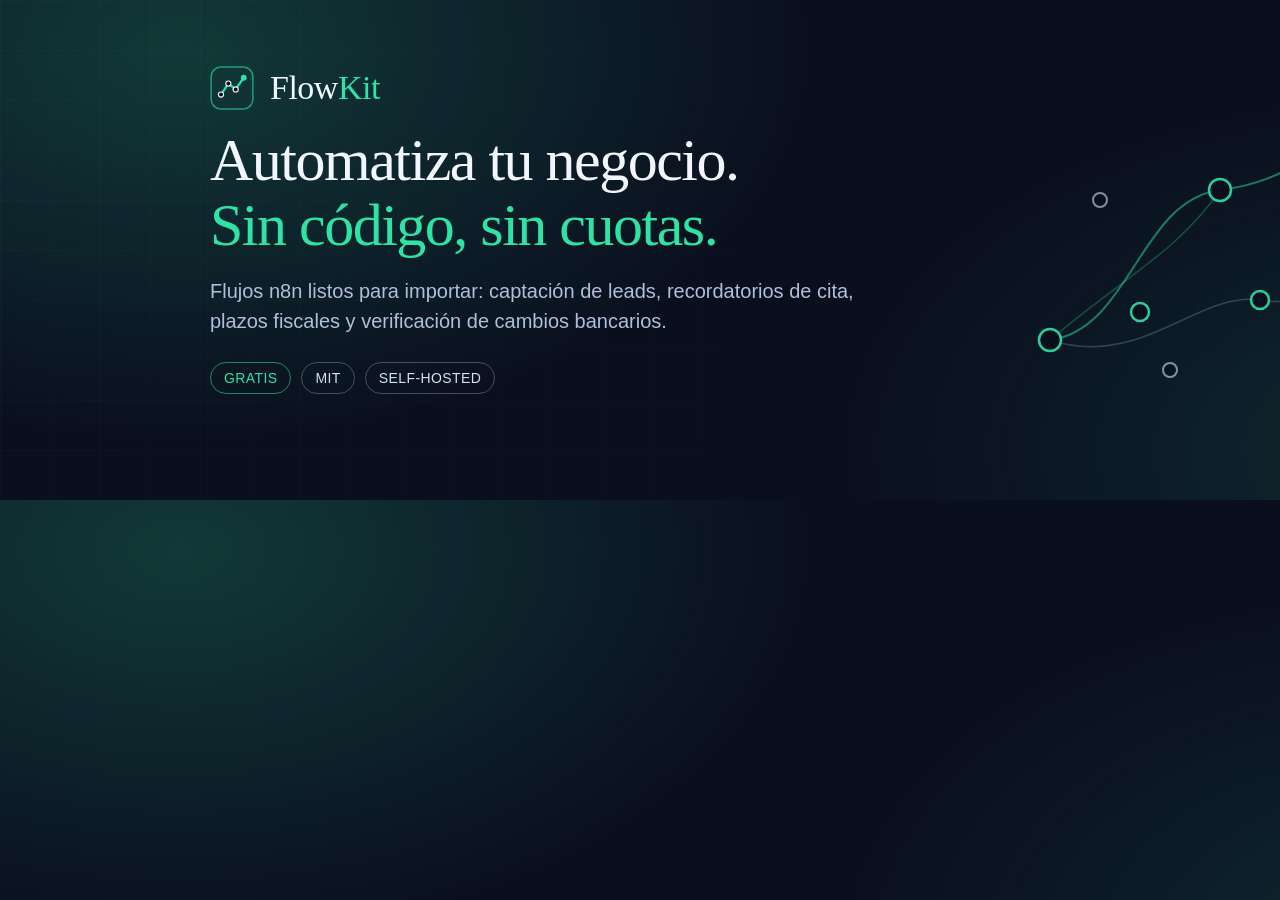
<file: docs/assets/brand/banner.html>
<!DOCTYPE html>
<html><head><meta charset="utf-8"><style>
  * { margin:0; padding:0; box-sizing:border-box; }
  html,body { width:1500px; height:500px; overflow:hidden; }
  body {
    background:
      radial-gradient(70% 130% at 12% 10%, rgba(47,227,164,.20) 0%, rgba(10,15,30,0) 60%),
      radial-gradient(60% 110% at 95% 90%, rgba(47,227,164,.12) 0%, rgba(10,15,30,0) 65%),
      #0A0F1E;
    font-family: Georgia, 'Times New Roman', serif;
    color:#F2F6FF; position:relative;
  }
  .grid { position:absolute; inset:0; opacity:.20;
    background-image:linear-gradient(rgba(255,255,255,.10) 1px, transparent 1px),linear-gradient(90deg, rgba(255,255,255,.10) 1px, transparent 1px);
    background-size:50px 50px;
    mask-image:linear-gradient(100deg, #000 0%, transparent 62%);
    -webkit-mask-image:linear-gradient(100deg, #000 0%, transparent 62%);
  }
  .inner { position:relative; height:100%; display:flex; align-items:center; padding:0 84px 40px 210px; }
  .left { max-width:820px; }
  .brand { display:flex; align-items:center; gap:16px; margin-bottom:18px; }
  .brand svg { width:44px; height:44px; }
  .name { font-size:34px; letter-spacing:-.5px; }
  .name .k { color:#2FE3A4; }
  h1 { font-size:60px; line-height:1.08; letter-spacing:-1.5px; font-weight:400; }
  h1 .g { color:#2FE3A4; }
  p.sub { margin-top:18px; font-family:'Segoe UI', Arial, sans-serif; font-size:20px; line-height:1.5; color:#AFC0DA; max-width:700px; }
  .pills { margin-top:26px; display:flex; gap:10px; font-family:'Segoe UI', Arial, sans-serif; font-size:14px; letter-spacing:.4px; text-transform:uppercase; color:#CFE3F5; }
  .pill { border:1px solid rgba(175,192,218,.35); padding:7px 13px; border-radius:999px; }
  .pill.on { border-color:rgba(47,227,164,.55); color:#2FE3A4; }
  .graph { position:absolute; right:70px; top:50%; transform:translateY(-50%); width:420px; height:340px; opacity:.9; }
</style></head>
<body>
  <div class="grid"></div>
  <div class="inner">
    <div class="left">
      <div class="brand">
        <svg viewBox="0 0 120 120" fill="none" xmlns="http://www.w3.org/2000/svg">
          <rect x="3" y="3" width="114" height="114" rx="26" stroke="#2FE3A4" stroke-width="4" opacity=".6"/>
          <path d="M30 78 L50 48 L70 64 L92 32" stroke="#2FE3A4" stroke-width="6" stroke-linecap="round" stroke-linejoin="round"/>
          <circle cx="30" cy="78" r="7" fill="#0A0F1E" stroke="#F2F6FF" stroke-width="3"/>
          <circle cx="50" cy="48" r="7" fill="#0A0F1E" stroke="#F2F6FF" stroke-width="3"/>
          <circle cx="70" cy="64" r="7" fill="#0A0F1E" stroke="#F2F6FF" stroke-width="3"/>
          <circle cx="92" cy="32" r="8" fill="#2FE3A4"/>
        </svg>
        <div class="name">Flow<span class="k">Kit</span></div>
      </div>
      <h1>Automatiza tu negocio.<br><span class="g">Sin código, sin cuotas.</span></h1>
      <p class="sub">Flujos n8n listos para importar: captación de leads, recordatorios de cita, plazos fiscales y verificación de cambios bancarios.</p>
      <div class="pills">
        <span class="pill on">Gratis</span>
        <span class="pill">MIT</span>
        <span class="pill">Self-hosted</span>
      </div>
    </div>
    <svg class="graph" viewBox="0 0 420 340" fill="none" xmlns="http://www.w3.org/2000/svg">
      <path d="M40 260 C120 250 130 120 210 110 C290 100 300 60 380 52" stroke="#2FE3A4" stroke-width="2" opacity=".55"/>
      <path d="M40 260 C130 290 190 210 250 220 C320 232 340 170 380 160" stroke="#AFC0DA" stroke-width="1.5" opacity=".28"/>
      <path d="M40 260 C110 200 170 170 210 110" stroke="#2FE3A4" stroke-width="1.5" opacity=".3"/>
      <g fill="#0A0F1E" stroke="#2FE3A4" stroke-width="2.5">
        <circle cx="40" cy="260" r="11"/><circle cx="130" cy="232" r="9"/><circle cx="210" cy="110" r="11"/>
        <circle cx="300" cy="72" r="9"/><circle cx="380" cy="52" r="12"/><circle cx="250" cy="220" r="9"/>
      </g>
      <circle cx="380" cy="52" r="5" fill="#2FE3A4"/>
      <g fill="#0A0F1E" stroke="#AFC0DA" stroke-width="2" opacity=".8">
        <circle cx="90" cy="120" r="7"/><circle cx="160" cy="290" r="7"/><circle cx="330" cy="270" r="7"/>
      </g>
    </svg>
  </div>
</body></html>
</file>
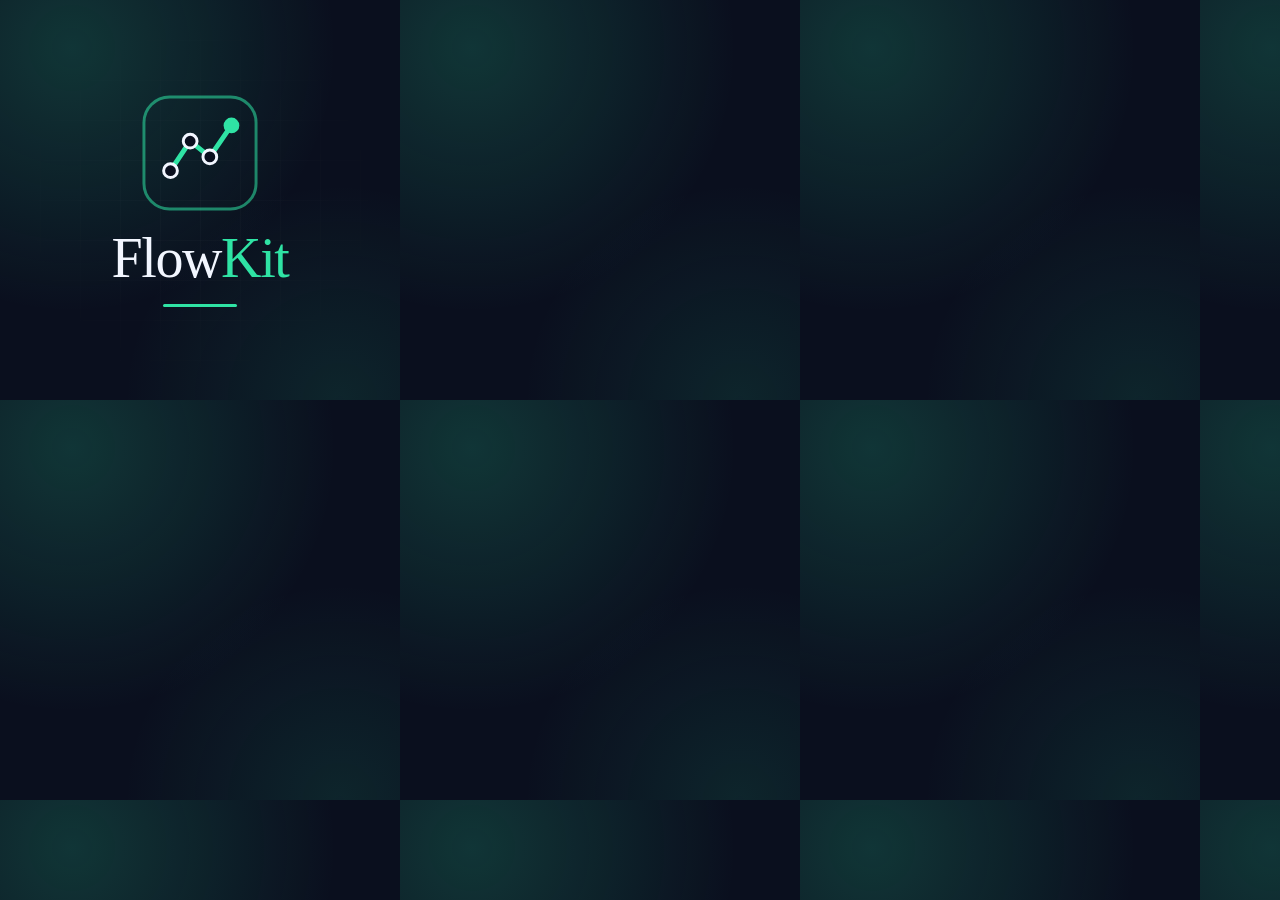
<file: docs/assets/brand/profile.html>
<!DOCTYPE html>
<html><head><meta charset="utf-8"><style>
  * { margin:0; padding:0; box-sizing:border-box; }
  html,body { width:400px; height:400px; overflow:hidden; }
  body {
    background:
      radial-gradient(120% 120% at 18% 12%, rgba(47,227,164,.18) 0%, rgba(10,15,30,0) 55%),
      radial-gradient(90% 90% at 85% 100%, rgba(47,227,164,.10) 0%, rgba(10,15,30,0) 60%),
      #0A0F1E;
    font-family: Georgia, 'Times New Roman', serif;
    color:#F2F6FF; display:flex; align-items:center; justify-content:center;
    position:relative;
  }
  .grid { position:absolute; inset:0; opacity:.22;
    background-image:linear-gradient(rgba(255,255,255,.10) 1px, transparent 1px),linear-gradient(90deg, rgba(255,255,255,.10) 1px, transparent 1px);
    background-size:40px 40px;
    mask-image:radial-gradient(circle at 50% 50%, #000 0%, transparent 72%);
    -webkit-mask-image:radial-gradient(circle at 50% 50%, #000 0%, transparent 72%);
  }
  .wrap { position:relative; text-align:center; }
  .mark { width:118px; height:118px; margin:0 auto 18px; display:block; }
  .word { font-size:56px; letter-spacing:-1.4px; line-height:1; }
  .word .k { color:#2FE3A4; }
  .rule { width:74px; height:3px; background:#2FE3A4; margin:18px auto 0; border-radius:2px; }
</style></head>
<body>
  <div class="grid"></div>
  <div class="wrap">
    <svg class="mark" viewBox="0 0 120 120" fill="none" xmlns="http://www.w3.org/2000/svg">
      <rect x="3" y="3" width="114" height="114" rx="26" stroke="#2FE3A4" stroke-width="3" opacity=".55"/>
      <path d="M30 78 L50 48 L70 64 L92 32" stroke="#2FE3A4" stroke-width="5" stroke-linecap="round" stroke-linejoin="round"/>
      <circle cx="30" cy="78" r="7" fill="#0A0F1E" stroke="#F2F6FF" stroke-width="3"/>
      <circle cx="50" cy="48" r="7" fill="#0A0F1E" stroke="#F2F6FF" stroke-width="3"/>
      <circle cx="70" cy="64" r="7" fill="#0A0F1E" stroke="#F2F6FF" stroke-width="3"/>
      <circle cx="92" cy="32" r="8" fill="#2FE3A4"/>
    </svg>
    <div class="word">Flow<span class="k">Kit</span></div>
    <div class="rule"></div>
  </div>
</body></html>
</file>
<file: docs/assets/flowkit.css>
/* FlowKit - hoja de estilos compartida (hub, guias por sector y calculadora) */
:root{
  --bg:#0B1020; --panel:#101A2F; --panel2:#0E1626; --line:#1E2A44;
  --ink:#E8EFF9; --muted:#9AA9C0; --teal:#22D3A5; --teal-dark:#0F9D7A;
  --radius:14px; --max:1080px;
}
*{box-sizing:border-box}
html{scroll-behavior:smooth}
body{margin:0;background:var(--bg);color:var(--ink);font:16px/1.65 -apple-system,BlinkMacSystemFont,"Segoe UI",Roboto,Arial,sans-serif;-webkit-font-smoothing:antialiased}
a{color:var(--teal);text-decoration:none}
a:hover{text-decoration:underline}
.wrap{max-width:var(--max);margin:0 auto;padding:0 24px}
header{border-bottom:1px solid var(--line);background:rgba(11,16,32,.92);position:sticky;top:0;z-index:10;backdrop-filter:blur(6px)}
header .wrap{display:flex;align-items:center;justify-content:space-between;height:64px}
.brand{font-family:Georgia,"Times New Roman",serif;font-size:1.35rem;color:var(--ink)}
.brand b{color:var(--teal);font-weight:700}
nav a{color:var(--muted);margin-left:22px;font-size:.95rem}
nav a:hover{color:var(--ink);text-decoration:none}
@media(max-width:720px){nav{display:none}}
section{padding:76px 0;border-bottom:1px solid var(--line)}
.kicker{color:var(--teal);font-size:.8rem;letter-spacing:.14em;text-transform:uppercase;font-weight:700;margin:0 0 14px}
h1{font-family:Georgia,"Times New Roman",serif;font-weight:400;font-size:clamp(2.1rem,5vw,3.3rem);line-height:1.12;margin:0 0 18px;letter-spacing:-.01em}
h1 em{color:var(--teal);font-style:normal}
.lead{font-size:1.12rem;color:var(--muted);max-width:640px;margin:0 0 28px}
.cta{display:flex;gap:12px;flex-wrap:wrap;align-items:center}
.btn{display:inline-block;padding:13px 22px;border-radius:10px;font-weight:600;font-size:.98rem;border:1px solid transparent}
.btn.primary{background:var(--teal);color:#06231B}
.btn.primary:hover{background:#1FC197;text-decoration:none}
.btn.ghost{border-color:var(--line);color:var(--ink)}
.btn.ghost:hover{border-color:var(--teal);text-decoration:none}
.trust{margin-top:20px;color:var(--muted);font-size:.88rem}
.trust span{white-space:nowrap}
.trust i{color:var(--teal);font-style:normal;margin-right:6px}
h2{font-family:Georgia,"Times New Roman",serif;font-weight:400;font-size:clamp(1.6rem,3.2vw,2.2rem);margin:0 0 10px}
.sub{color:var(--muted);max-width:680px;margin:0 0 34px}
.grid{display:grid;gap:16px;grid-template-columns:repeat(2,minmax(0,1fr))}
@media(max-width:760px){.grid{grid-template-columns:1fr}}
.card{background:var(--panel);border:1px solid var(--line);border-radius:var(--radius);padding:24px}
.card h3{margin:0 0 8px;font-size:1.02rem;line-height:1.35}
.card p{margin:0 0 14px;color:var(--muted);font-size:.93rem}
.card .tag{display:inline-block;font-size:.72rem;letter-spacing:.08em;text-transform:uppercase;color:var(--teal);border:1px solid rgba(34,211,165,.35);border-radius:999px;padding:3px 10px;margin-bottom:12px}
.card .go{font-size:.9rem;font-weight:600}
.pack{display:grid;grid-template-columns:1.15fr .85fr;gap:32px;align-items:start}
@media(max-width:860px){.pack{grid-template-columns:1fr}}
ul.check{list-style:none;padding:0;margin:0}
ul.check li{position:relative;padding-left:26px;margin-bottom:12px;color:var(--ink)}
ul.check li:before{content:"✓";position:absolute;left:0;top:0;color:var(--teal);font-weight:700}
ul.check li small{display:block;color:var(--muted);font-size:.86rem}
.price{background:var(--panel2);border:1px solid var(--teal);border-radius:var(--radius);padding:28px;position:sticky;top:88px}
.price .now{font-family:Georgia,serif;font-size:3rem;line-height:1;color:var(--ink);margin:6px 0 4px}
.price .before{color:var(--muted);text-decoration:line-through;font-size:1rem}
.price .note{color:var(--muted);font-size:.86rem;margin:10px 0 18px}
.price .btn{width:100%;text-align:center}
.price .mini{font-size:.8rem;color:var(--muted);text-align:center;margin-top:10px}
.steps{display:grid;grid-template-columns:repeat(3,1fr);gap:16px;counter-reset:s}
@media(max-width:760px){.steps{grid-template-columns:1fr}}
.step{background:var(--panel);border:1px solid var(--line);border-radius:var(--radius);padding:24px}
.step:before{counter-increment:s;content:"0" counter(s);display:block;font-family:Georgia,serif;font-size:1.6rem;color:var(--teal);margin-bottom:10px}
.step h3{margin:0 0 6px;font-size:1rem}
.step p{margin:0;color:var(--muted);font-size:.92rem}
details{border:1px solid var(--line);border-radius:12px;padding:16px 20px;margin-bottom:10px;background:var(--panel2)}
details summary{cursor:pointer;font-weight:600}
details p{margin:10px 0 0;color:var(--muted);font-size:.94rem}
footer{padding:36px 0;color:var(--muted);font-size:.86rem}
footer .wrap{display:flex;gap:18px;flex-wrap:wrap;justify-content:space-between}
footer a{color:var(--muted);text-decoration:underline}

/* --- paginas de guia --- */
.crumbs{font-size:.85rem;color:var(--muted);margin:0 0 20px}
.crumbs a{color:var(--muted)}
.crumbs a:hover{color:var(--teal)}
.post{max-width:780px}
.post h2{font-size:clamp(1.4rem,2.8vw,1.9rem);margin:46px 0 12px}
.post h3{font-size:1.05rem;margin:26px 0 8px}
.post p,.post li{color:#C9D5E6}
.post ul,.post ol{padding-left:22px;margin:0 0 20px}
.post li{margin-bottom:8px}
.post code{background:#0A1322;border:1px solid var(--line);border-radius:5px;padding:1px 6px;font-size:.88em;word-break:break-word}
.post p{margin:0 0 18px}
.post .lead{margin-bottom:26px}
.callout{background:var(--panel2);border-left:3px solid var(--teal);padding:16px 18px;border-radius:0 10px 10px 0;margin:22px 0}
.callout p{margin:0;font-size:.95rem;color:#C9D5E6}
.callout h3{margin:0 0 6px;font-size:.95rem;color:var(--ink)}
.warn{border-left-color:#E8B04B}
table{width:100%;border-collapse:collapse;margin:22px 0;font-size:.92rem}
th,td{text-align:left;padding:10px 12px;border-bottom:1px solid var(--line);vertical-align:top}
th{color:var(--teal);font-weight:600;font-size:.78rem;letter-spacing:.06em;text-transform:uppercase}
td strong{color:var(--ink)}
.cta-box{background:var(--panel);border:1px solid var(--teal);border-radius:var(--radius);padding:26px;margin:34px 0}
.cta-box h3{margin:0 0 8px;font-size:1.15rem}
.cta-box p{color:var(--muted);font-size:.94rem;margin:0 0 16px}
.footer-note{color:var(--muted);font-size:.8rem;margin-top:28px}

/* --- calculadora --- */
.calc{display:grid;grid-template-columns:1fr 1fr;gap:24px;align-items:start}
@media(max-width:820px){.calc{grid-template-columns:1fr}}
.field{margin-bottom:18px}
.field label{display:block;font-size:.9rem;margin-bottom:6px;color:var(--ink)}
.field .hint{display:block;color:var(--muted);font-size:.8rem;margin-top:5px}
.field input{width:100%;padding:11px 12px;border-radius:9px;border:1px solid var(--line);background:#0A1322;color:var(--ink);font-size:1rem}
.field input:focus{outline:2px solid rgba(34,211,165,.45);border-color:var(--teal)}
.result{background:var(--panel2);border:1px solid var(--line);border-radius:var(--radius);padding:24px;position:sticky;top:88px}
.result h2{font-size:1.05rem;font-family:inherit;margin:0 0 10px}
.result .big{font-family:Georgia,serif;font-size:2.6rem;line-height:1.05;color:var(--teal);margin:4px 0 2px}
.result .biglabel{color:var(--muted);font-size:.82rem;margin:0 0 18px}
.result .row{display:flex;justify-content:space-between;gap:12px;padding:8px 0;border-bottom:1px solid var(--line);font-size:.92rem}
.result .row:last-of-type{border-bottom:0}
.result .row span:last-child{font-weight:600;color:var(--ink)}
@media(max-width:820px){.result{position:static}}
</file>
